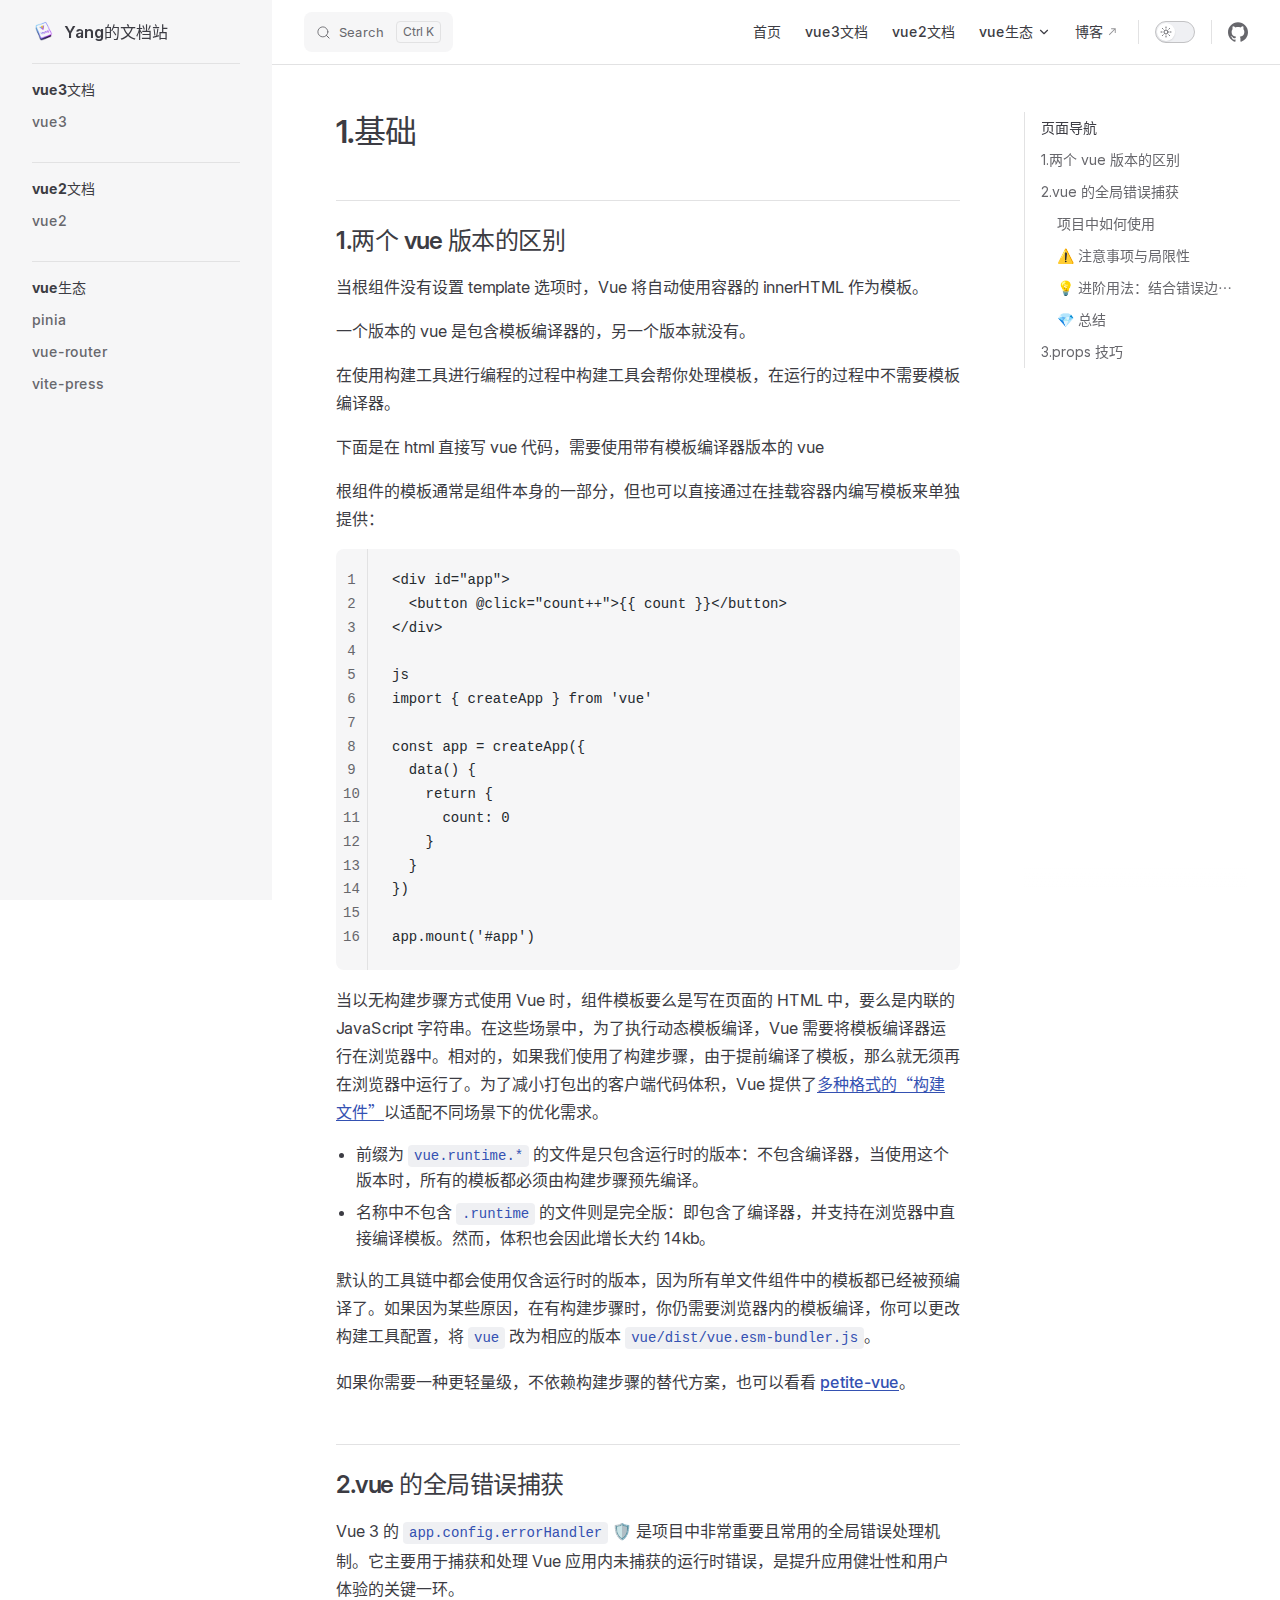
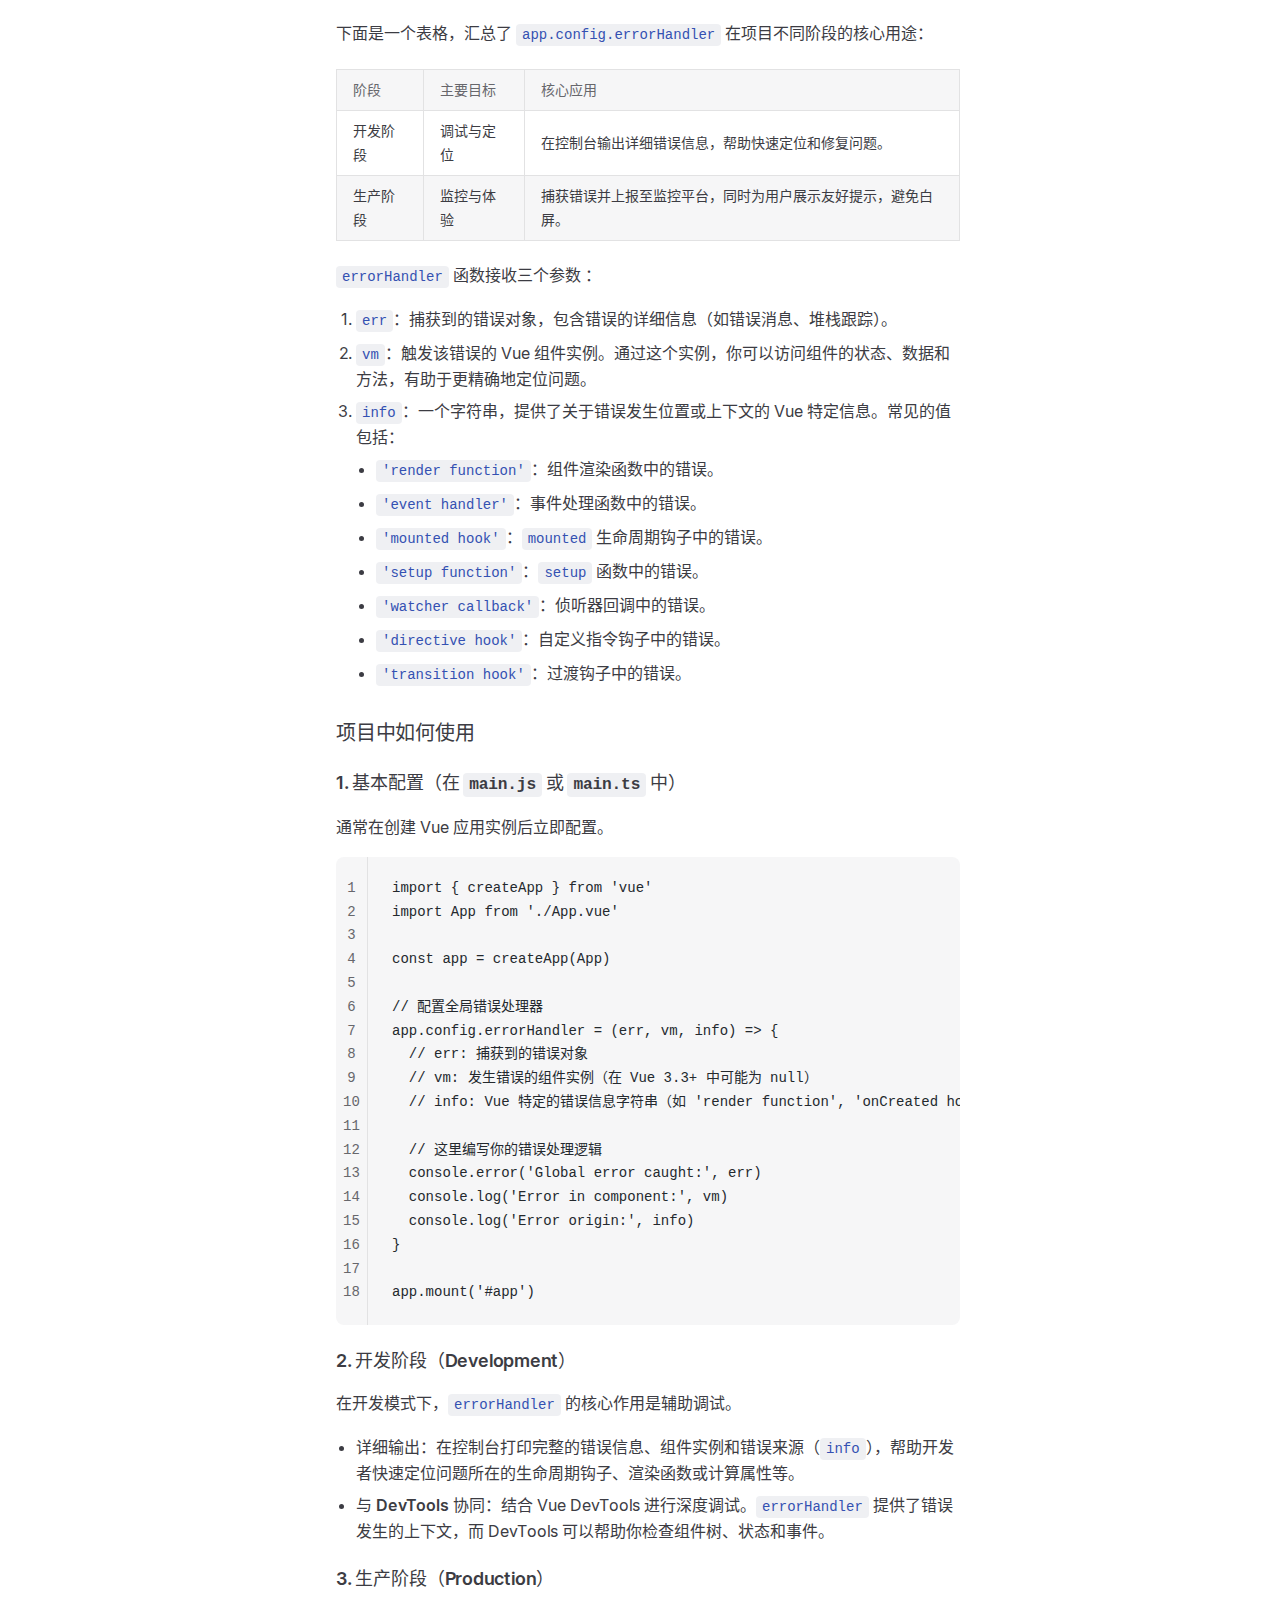
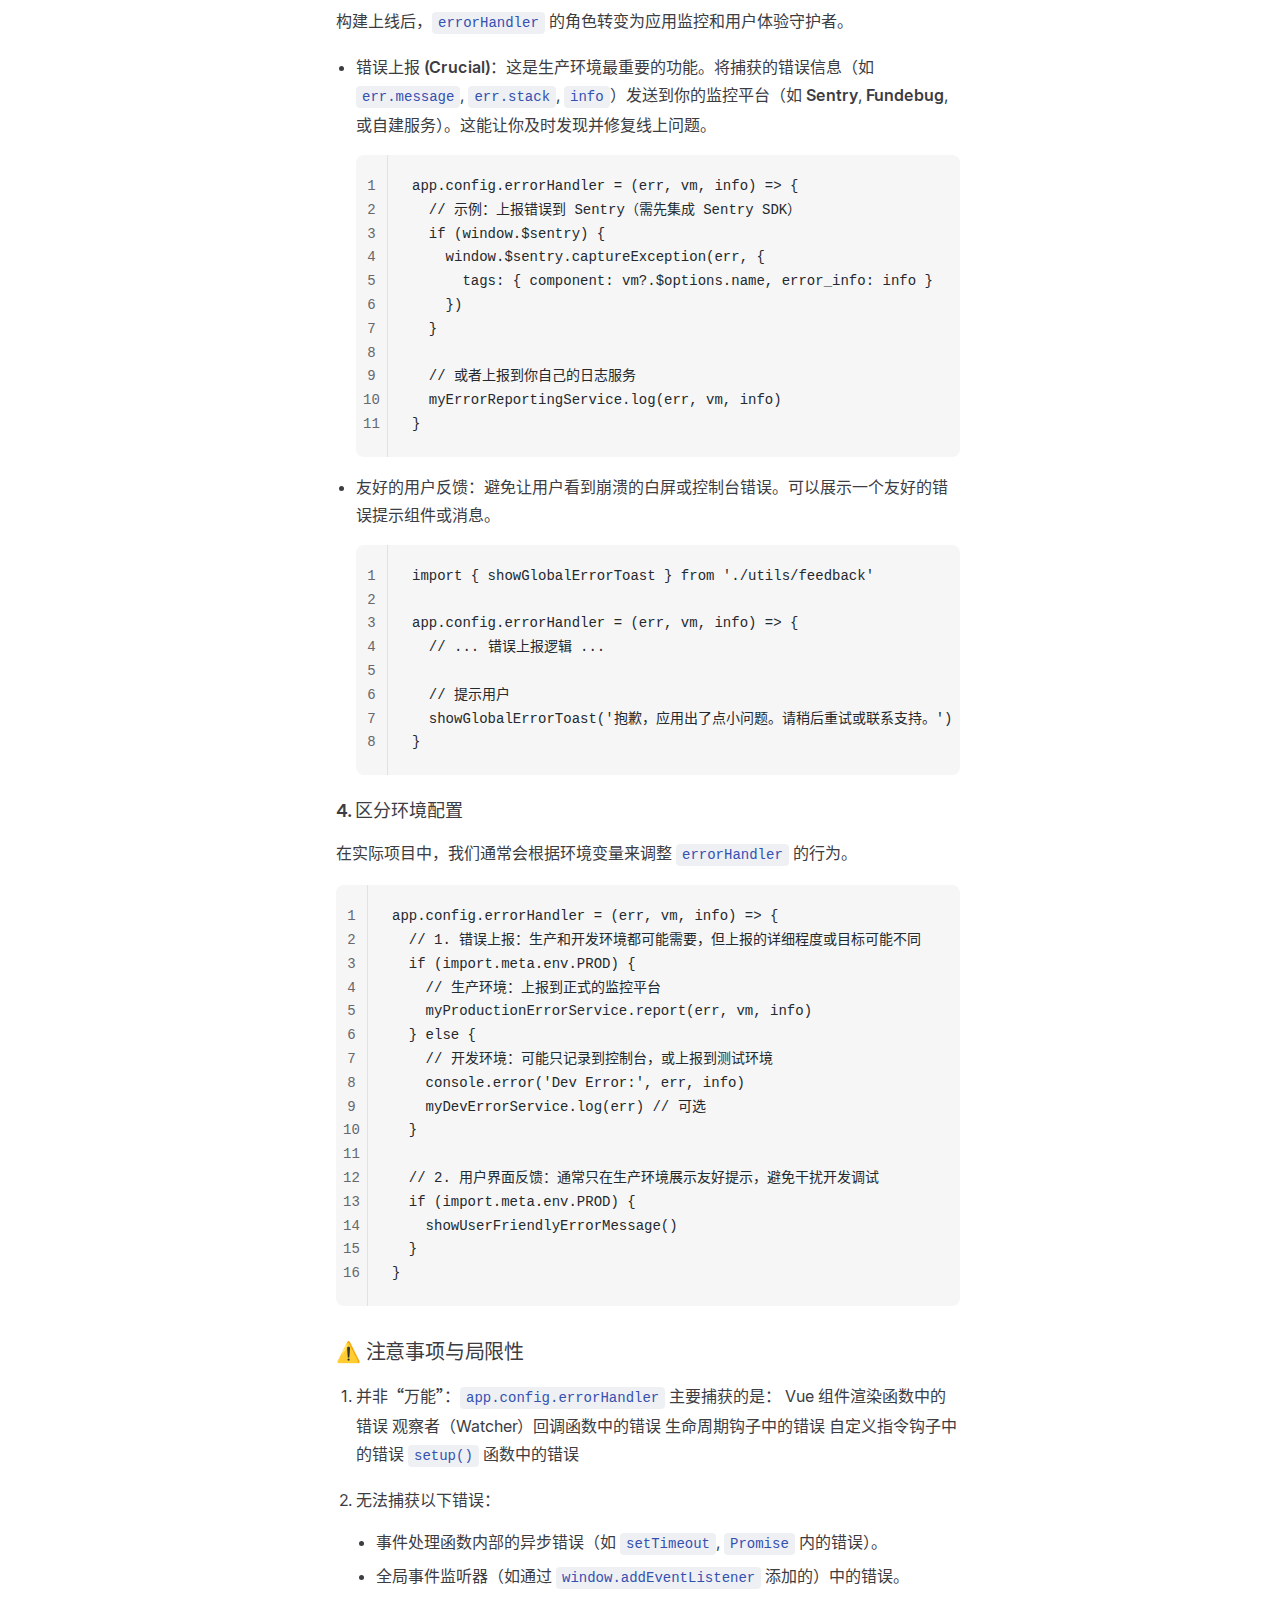
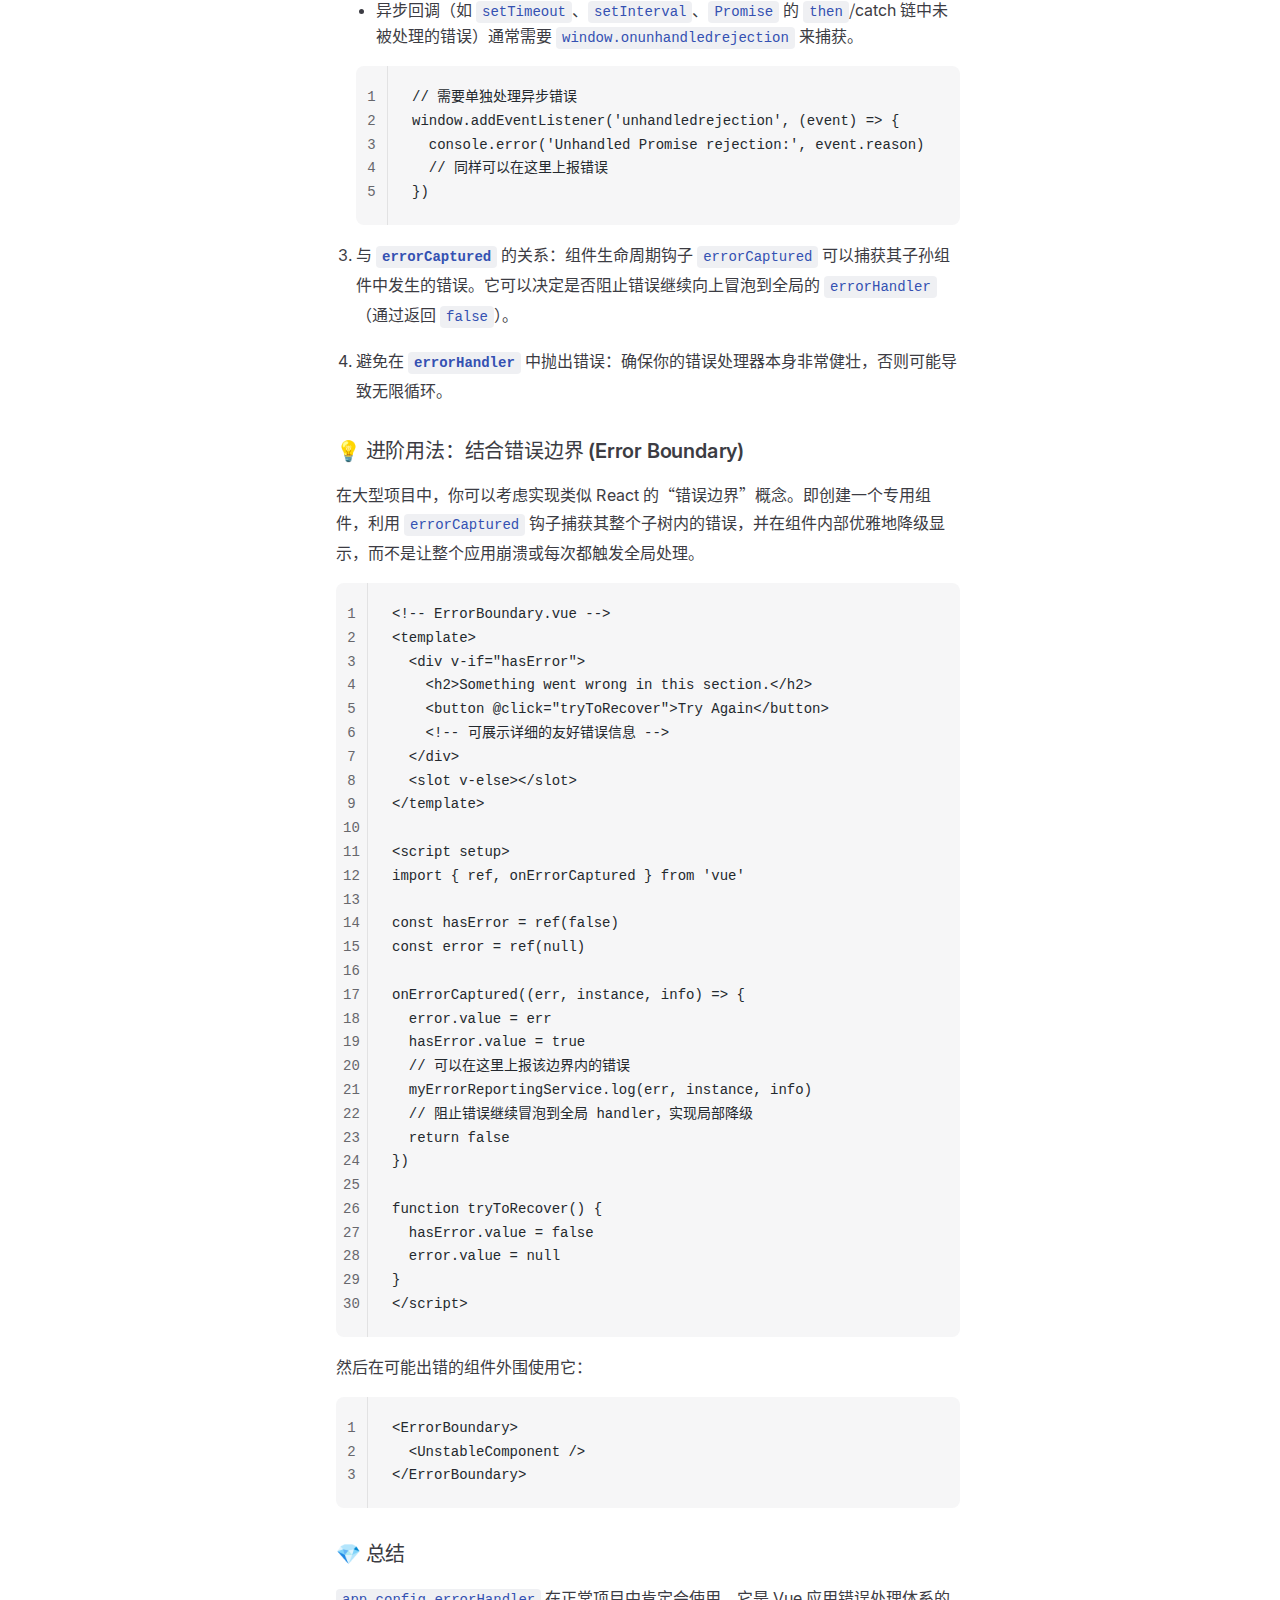
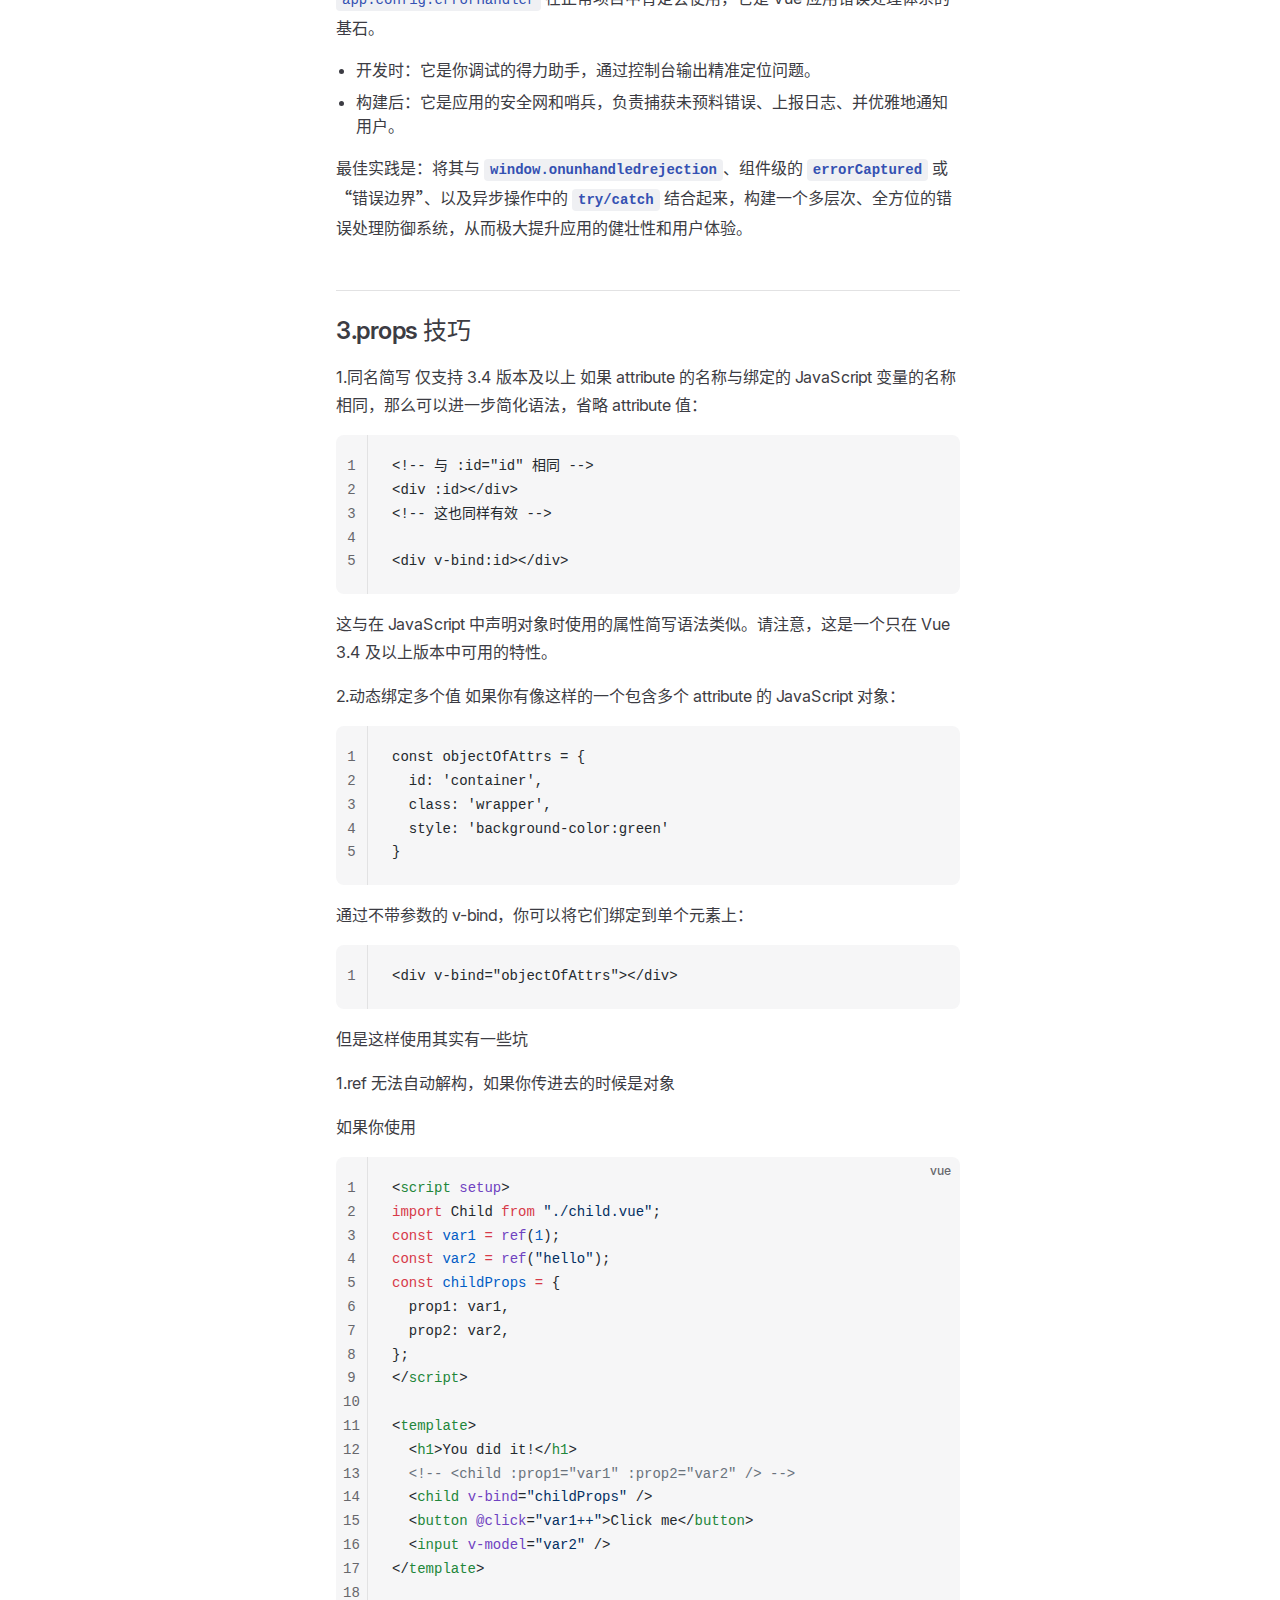
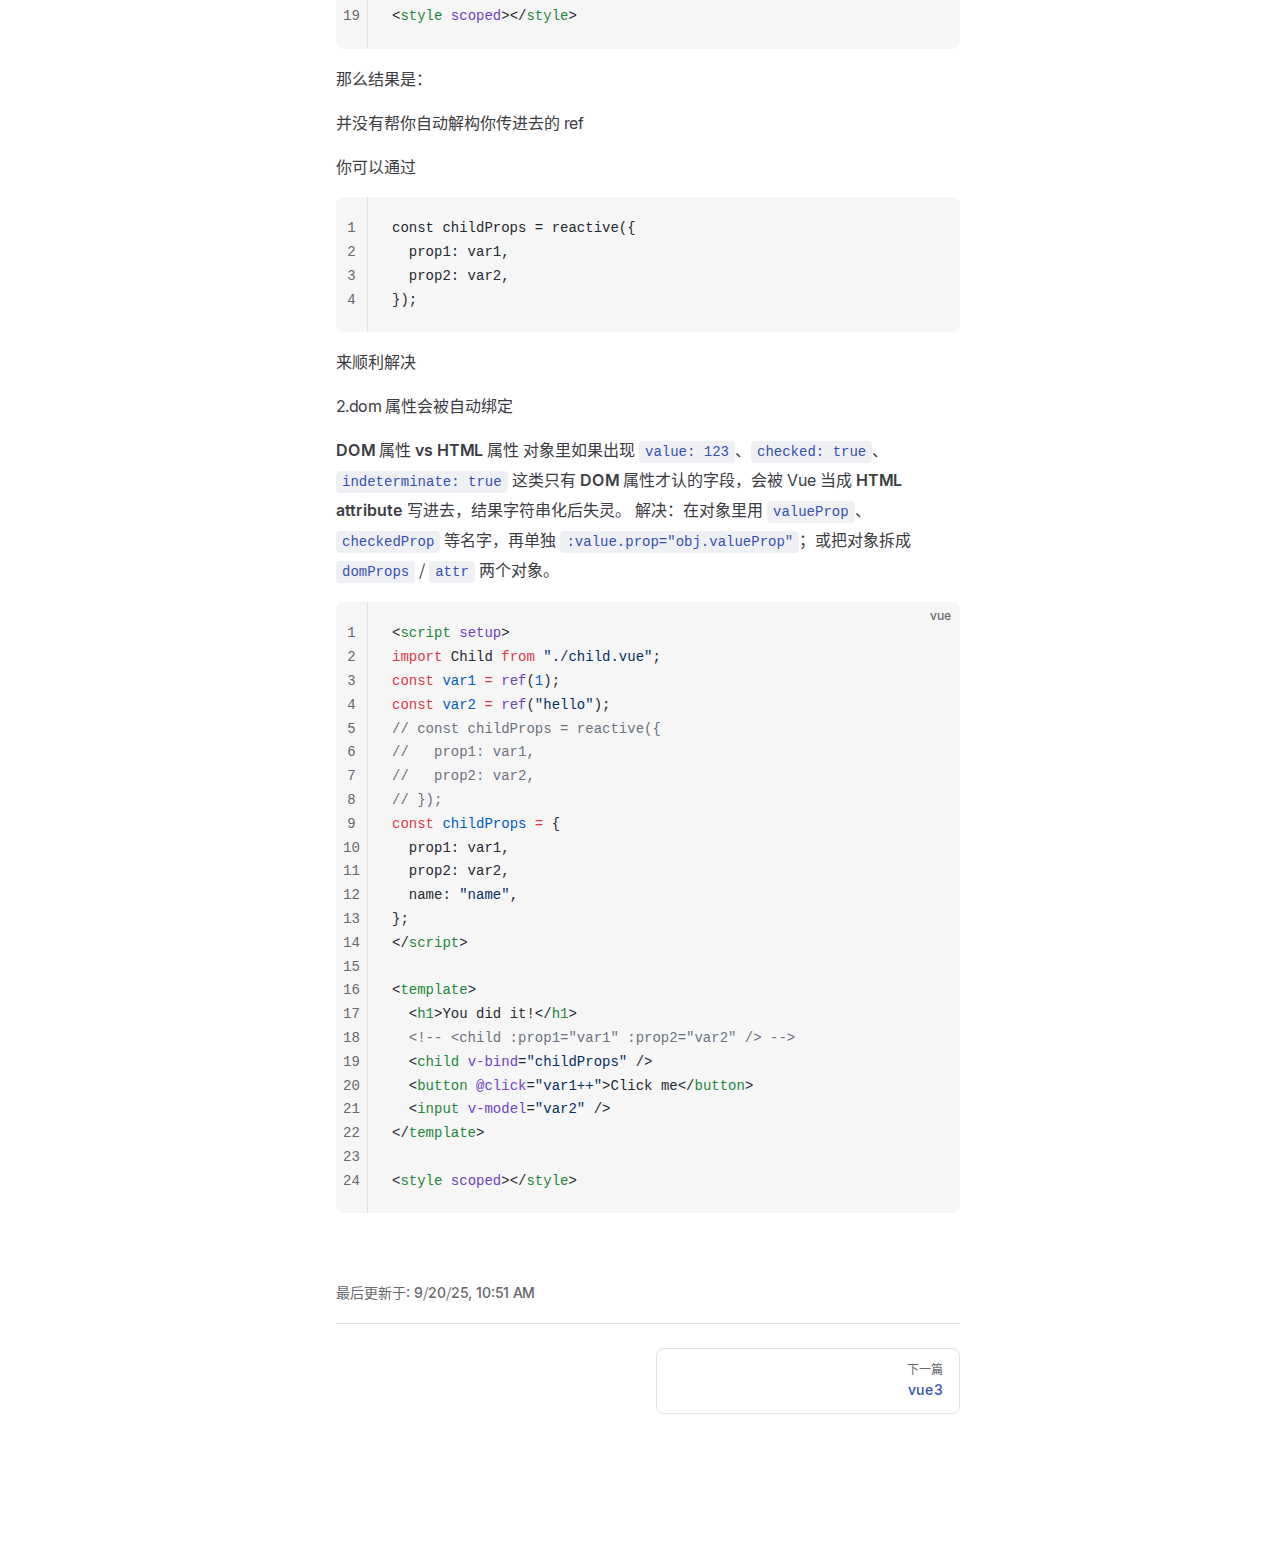
<file: vue3/index.html>
<!DOCTYPE html>
<html lang="zh-CN" dir="ltr">
  <head>
    <meta charset="utf-8">
    <meta name="viewport" content="width=device-width,initial-scale=1">
    <title>1.基础 | Yang的文档站</title>
    <meta name="description" content="一个记录我学习前端的文档站，系统梳理前端核心概念、API用法及实现原理，方便查阅和复习">
    <meta name="generator" content="VitePress v2.0.0-alpha.12">
    <link rel="preload stylesheet" href="/assets/style.4S0CK3xx.css" as="style">
    <link rel="preload stylesheet" href="/vp-icons.css" as="style">
    
    <script type="module" src="/assets/app.BZa2uqiO.js"></script>
    <link rel="preload" href="/assets/inter-roman-latin.Di8DUHzh.woff2" as="font" type="font/woff2" crossorigin="">
    <link rel="modulepreload" href="/assets/chunks/theme.hw8GdWso.js">
    <link rel="modulepreload" href="/assets/chunks/framework.DeYX_sqr.js">
    <link rel="modulepreload" href="/assets/vue3_index.md.B0ZZ6erp.lean.js">
    <link rel="icon" type="image/png" href="/logo.png">
    <script id="check-dark-mode">(()=>{const e=localStorage.getItem("vitepress-theme-appearance")||"auto",a=window.matchMedia("(prefers-color-scheme: dark)").matches;(!e||e==="auto"?a:e==="dark")&&document.documentElement.classList.add("dark")})();</script>
    <script id="check-mac-os">document.documentElement.classList.toggle("mac",/Mac|iPhone|iPod|iPad/i.test(navigator.platform));</script>
  </head>
  <body>
    <div id="app"><div class="Layout" data-v-7929bbaf><!--[--><!--]--><!--[--><span tabindex="-1" data-v-14444a4e></span><a href="#VPContent" class="VPSkipLink visually-hidden" data-v-14444a4e>跳转到内容</a><!--]--><!----><header class="VPNav" data-v-7929bbaf data-v-e52c61a4><div class="VPNavBar" data-v-e52c61a4 data-v-98c1242d><div class="wrapper" data-v-98c1242d><div class="container" data-v-98c1242d><div class="title" data-v-98c1242d><div class="VPNavBarTitle has-sidebar" data-v-98c1242d data-v-289dab7b><a class="title" href="/" data-v-289dab7b><!--[--><!--]--><!--[--><img class="VPImage logo" src="/logo.png" alt data-v-01dca3e4><!--]--><span data-v-289dab7b>Yang的文档站</span><!--[--><!--]--></a></div></div><div class="content" data-v-98c1242d><div class="content-body" data-v-98c1242d><!--[--><!--]--><div class="VPNavBarSearch search" data-v-98c1242d><!--[--><!----><div id="local-search"><button type="button" aria-label="Search" aria-keyshortcuts="/ control+k meta+k" class="DocSearch DocSearch-Button"><span class="DocSearch-Button-Container"><span class="vpi-search DocSearch-Search-Icon"></span><span class="DocSearch-Button-Placeholder">Search</span></span><span class="DocSearch-Button-Keys"><kbd class="DocSearch-Button-Key"></kbd><kbd class="DocSearch-Button-Key"></kbd></span></button></div><!--]--></div><nav aria-labelledby="main-nav-aria-label" class="VPNavBarMenu menu" data-v-98c1242d data-v-79366821><span id="main-nav-aria-label" class="visually-hidden" data-v-79366821> Main Navigation </span><!--[--><!--[--><a class="VPLink link VPNavBarMenuLink" href="/" tabindex="0" data-v-79366821 data-v-1b334db1><!--[--><span data-v-1b334db1>首页</span><!--]--></a><!--]--><!--[--><a class="VPLink link VPNavBarMenuLink" href="/vue3" tabindex="0" data-v-79366821 data-v-1b334db1><!--[--><span data-v-1b334db1>vue3文档</span><!--]--></a><!--]--><!--[--><a class="VPLink link VPNavBarMenuLink" href="/vue2" tabindex="0" data-v-79366821 data-v-1b334db1><!--[--><span data-v-1b334db1>vue2文档</span><!--]--></a><!--]--><!--[--><div class="VPFlyout VPNavBarMenuGroup" data-v-79366821 data-v-9329f18a><button type="button" class="button" aria-haspopup="true" aria-expanded="false" data-v-9329f18a><span class="text" data-v-9329f18a><!----><span data-v-9329f18a>vue生态</span><span class="vpi-chevron-down text-icon" data-v-9329f18a></span></span></button><div class="menu" data-v-9329f18a><div class="VPMenu" data-v-9329f18a data-v-def05692><div class="items" data-v-def05692><!--[--><!--[--><div class="VPMenuLink" data-v-def05692 data-v-aeddad10><a class="VPLink link" href="/vue-ecology/pinia" data-v-aeddad10><!--[--><span data-v-aeddad10>pinia</span><!--]--></a></div><!--]--><!--[--><div class="VPMenuLink" data-v-def05692 data-v-aeddad10><a class="VPLink link" href="/vue-ecology/vue-router" data-v-aeddad10><!--[--><span data-v-aeddad10>vue-router</span><!--]--></a></div><!--]--><!--[--><div class="VPMenuLink" data-v-def05692 data-v-aeddad10><a class="VPLink link" href="/vue-ecology/vite-press" data-v-aeddad10><!--[--><span data-v-aeddad10>vite-press</span><!--]--></a></div><!--]--><!--]--></div><!--[--><!--]--></div></div></div><!--]--><!--[--><a class="VPLink link vp-external-link-icon VPNavBarMenuLink" href="http://yang0709.3vfree.club/" target="_blank" rel="noreferrer" tabindex="0" data-v-79366821 data-v-1b334db1><!--[--><span data-v-1b334db1>博客</span><!--]--></a><!--]--><!--]--></nav><!----><div class="VPNavBarAppearance appearance" data-v-98c1242d data-v-201d9d14><button class="VPSwitch VPSwitchAppearance" type="button" role="switch" title aria-checked="false" data-v-201d9d14 data-v-7795f0c0 data-v-ae387c4d><span class="check" data-v-ae387c4d><span class="icon" data-v-ae387c4d><!--[--><span class="vpi-sun sun" data-v-7795f0c0></span><span class="vpi-moon moon" data-v-7795f0c0></span><!--]--></span></span></button></div><div class="VPSocialLinks VPNavBarSocialLinks social-links" data-v-98c1242d data-v-6cfbfcf5 data-v-c0ec5c7a><!--[--><a class="VPSocialLink no-icon" href="https://github.com/yang040709" aria-label="github" target="_blank" rel="me noopener" data-v-c0ec5c7a data-v-5bcde878><span class="vpi-social-github"></span></a><!--]--></div><div class="VPFlyout VPNavBarExtra extra" data-v-98c1242d data-v-ef296e69 data-v-9329f18a><button type="button" class="button" aria-haspopup="true" aria-expanded="false" aria-label="extra navigation" data-v-9329f18a><span class="vpi-more-horizontal icon" data-v-9329f18a></span></button><div class="menu" data-v-9329f18a><div class="VPMenu" data-v-9329f18a data-v-def05692><!----><!--[--><!--[--><!----><div class="group" data-v-ef296e69><div class="item appearance" data-v-ef296e69><p class="label" data-v-ef296e69>主题</p><div class="appearance-action" data-v-ef296e69><button class="VPSwitch VPSwitchAppearance" type="button" role="switch" title aria-checked="false" data-v-ef296e69 data-v-7795f0c0 data-v-ae387c4d><span class="check" data-v-ae387c4d><span class="icon" data-v-ae387c4d><!--[--><span class="vpi-sun sun" data-v-7795f0c0></span><span class="vpi-moon moon" data-v-7795f0c0></span><!--]--></span></span></button></div></div></div><div class="group" data-v-ef296e69><div class="item social-links" data-v-ef296e69><div class="VPSocialLinks social-links-list" data-v-ef296e69 data-v-c0ec5c7a><!--[--><a class="VPSocialLink no-icon" href="https://github.com/yang040709" aria-label="github" target="_blank" rel="me noopener" data-v-c0ec5c7a data-v-5bcde878><span class="vpi-social-github"></span></a><!--]--></div></div></div><!--]--><!--]--></div></div></div><!--[--><!--]--><button type="button" class="VPNavBarHamburger hamburger" aria-label="mobile navigation" aria-expanded="false" aria-controls="VPNavScreen" data-v-98c1242d data-v-5809bec7><span class="container" data-v-5809bec7><span class="top" data-v-5809bec7></span><span class="middle" data-v-5809bec7></span><span class="bottom" data-v-5809bec7></span></span></button></div></div></div></div><div class="divider" data-v-98c1242d><div class="divider-line" data-v-98c1242d></div></div></div><!----></header><div class="VPLocalNav has-sidebar empty" data-v-7929bbaf data-v-bea4d169><div class="container" data-v-bea4d169><button class="menu" aria-expanded="false" aria-controls="VPSidebarNav" data-v-bea4d169><span class="vpi-align-left menu-icon" data-v-bea4d169></span><span class="menu-text" data-v-bea4d169>菜单</span></button><div class="VPLocalNavOutlineDropdown" style="--vp-vh:0px;" data-v-bea4d169 data-v-3593b7b5><button data-v-3593b7b5>回到顶部</button><!----></div></div></div><aside class="VPSidebar" data-v-7929bbaf data-v-af851ba3><div class="curtain" data-v-af851ba3></div><nav class="nav" id="VPSidebarNav" aria-labelledby="sidebar-aria-label" tabindex="-1" data-v-af851ba3><span class="visually-hidden" id="sidebar-aria-label" data-v-af851ba3> Sidebar Navigation </span><!--[--><!--]--><!--[--><div class="no-transition group" data-v-ff49c4d4><section class="VPSidebarItem level-0" data-v-ff49c4d4 data-v-582d019e><div class="item" role="button" tabindex="0" data-v-582d019e><div class="indicator" data-v-582d019e></div><h2 class="text" data-v-582d019e>vue3文档</h2><!----></div><div class="items" data-v-582d019e><!--[--><div class="VPSidebarItem level-1 is-link" data-v-582d019e data-v-582d019e><div class="item" data-v-582d019e><div class="indicator" data-v-582d019e></div><a class="VPLink link link" href="/vue3" data-v-582d019e><!--[--><p class="text" data-v-582d019e>vue3</p><!--]--></a><!----></div><!----></div><!--]--></div></section></div><div class="no-transition group" data-v-ff49c4d4><section class="VPSidebarItem level-0" data-v-ff49c4d4 data-v-582d019e><div class="item" role="button" tabindex="0" data-v-582d019e><div class="indicator" data-v-582d019e></div><h2 class="text" data-v-582d019e>vue2文档</h2><!----></div><div class="items" data-v-582d019e><!--[--><div class="VPSidebarItem level-1 is-link" data-v-582d019e data-v-582d019e><div class="item" data-v-582d019e><div class="indicator" data-v-582d019e></div><a class="VPLink link link" href="/vue2" data-v-582d019e><!--[--><p class="text" data-v-582d019e>vue2</p><!--]--></a><!----></div><!----></div><!--]--></div></section></div><div class="no-transition group" data-v-ff49c4d4><section class="VPSidebarItem level-0" data-v-ff49c4d4 data-v-582d019e><div class="item" role="button" tabindex="0" data-v-582d019e><div class="indicator" data-v-582d019e></div><h2 class="text" data-v-582d019e>vue生态</h2><!----></div><div class="items" data-v-582d019e><!--[--><div class="VPSidebarItem level-1 is-link" data-v-582d019e data-v-582d019e><div class="item" data-v-582d019e><div class="indicator" data-v-582d019e></div><a class="VPLink link link" href="/vue-ecology/pinia" data-v-582d019e><!--[--><p class="text" data-v-582d019e>pinia</p><!--]--></a><!----></div><!----></div><div class="VPSidebarItem level-1 is-link" data-v-582d019e data-v-582d019e><div class="item" data-v-582d019e><div class="indicator" data-v-582d019e></div><a class="VPLink link link" href="/vue-ecology/vue-router" data-v-582d019e><!--[--><p class="text" data-v-582d019e>vue-router</p><!--]--></a><!----></div><!----></div><div class="VPSidebarItem level-1 is-link" data-v-582d019e data-v-582d019e><div class="item" data-v-582d019e><div class="indicator" data-v-582d019e></div><a class="VPLink link link" href="/vue-ecology/vite-press" data-v-582d019e><!--[--><p class="text" data-v-582d019e>vite-press</p><!--]--></a><!----></div><!----></div><!--]--></div></section></div><!--]--><!--[--><!--]--></nav></aside><div class="VPContent has-sidebar" id="VPContent" data-v-7929bbaf data-v-29ce1348><div class="VPDoc has-sidebar has-aside" data-v-29ce1348 data-v-2ad964af><!--[--><!--]--><div class="container" data-v-2ad964af><div class="aside" data-v-2ad964af><div class="aside-curtain" data-v-2ad964af></div><div class="aside-container" data-v-2ad964af><div class="aside-content" data-v-2ad964af><div class="VPDocAside" data-v-2ad964af data-v-545f961f><!--[--><!--]--><!--[--><!--]--><nav aria-labelledby="doc-outline-aria-label" class="VPDocAsideOutline" data-v-545f961f data-v-08426a21><div class="content" data-v-08426a21><div class="outline-marker" data-v-08426a21></div><div aria-level="2" class="outline-title" id="doc-outline-aria-label" role="heading" data-v-08426a21>页面导航</div><ul class="VPDocOutlineItem root" data-v-08426a21 data-v-0572cd89><!--[--><!--]--></ul></div></nav><!--[--><!--]--><div class="spacer" data-v-545f961f></div><!--[--><!--]--><!----><!--[--><!--]--><!--[--><!--]--></div></div></div></div><div class="content" data-v-2ad964af><div class="content-container" data-v-2ad964af><!--[--><!--]--><main class="main" data-v-2ad964af><div style="position:relative;" class="vp-doc _vue3_" data-v-2ad964af><div><h1 id="_1-基础" tabindex="-1">1.基础 <a class="header-anchor" href="#_1-基础" aria-label="Permalink to “1.基础”">​</a></h1><h2 id="_1-两个-vue-版本的区别" tabindex="-1">1.两个 vue 版本的区别 <a class="header-anchor" href="#_1-两个-vue-版本的区别" aria-label="Permalink to “1.两个 vue 版本的区别”">​</a></h2><p>当根组件没有设置 template 选项时，Vue 将自动使用容器的 innerHTML 作为模板。</p><p>一个版本的 vue 是包含模板编译器的，另一个版本就没有。</p><p>在使用构建工具进行编程的过程中构建工具会帮你处理模板，在运行的过程中不需要模板编译器。</p><p>下面是在 html 直接写 vue 代码，需要使用带有模板编译器版本的 vue</p><p>根组件的模板通常是组件本身的一部分，但也可以直接通过在挂载容器内编写模板来单独提供：</p><div class="language- line-numbers-mode"><button title="Copy Code" class="copy"></button><span class="lang"></span><pre class="shiki shiki-themes github-light github-dark" style="--shiki-light:#24292e;--shiki-dark:#e1e4e8;--shiki-light-bg:#fff;--shiki-dark-bg:#24292e;" tabindex="0" dir="ltr"><code><span class="line"><span>&lt;div id=&quot;app&quot;&gt;</span></span>
<span class="line"><span>  &lt;button @click=&quot;count++&quot;&gt;{{ count }}&lt;/button&gt;</span></span>
<span class="line"><span>&lt;/div&gt;</span></span>
<span class="line"><span></span></span>
<span class="line"><span>js</span></span>
<span class="line"><span>import { createApp } from &#39;vue&#39;</span></span>
<span class="line"><span></span></span>
<span class="line"><span>const app = createApp({</span></span>
<span class="line"><span>  data() {</span></span>
<span class="line"><span>    return {</span></span>
<span class="line"><span>      count: 0</span></span>
<span class="line"><span>    }</span></span>
<span class="line"><span>  }</span></span>
<span class="line"><span>})</span></span>
<span class="line"><span></span></span>
<span class="line"><span>app.mount(&#39;#app&#39;)</span></span></code></pre><div class="line-numbers-wrapper" aria-hidden="true"><span class="line-number">1</span><br><span class="line-number">2</span><br><span class="line-number">3</span><br><span class="line-number">4</span><br><span class="line-number">5</span><br><span class="line-number">6</span><br><span class="line-number">7</span><br><span class="line-number">8</span><br><span class="line-number">9</span><br><span class="line-number">10</span><br><span class="line-number">11</span><br><span class="line-number">12</span><br><span class="line-number">13</span><br><span class="line-number">14</span><br><span class="line-number">15</span><br><span class="line-number">16</span><br></div></div><p>当以无构建步骤方式使用 Vue 时，组件模板要么是写在页面的 HTML 中，要么是内联的 JavaScript 字符串。在这些场景中，为了执行动态模板编译，Vue 需要将模板编译器运行在浏览器中。相对的，如果我们使用了构建步骤，由于提前编译了模板，那么就无须再在浏览器中运行了。为了减小打包出的客户端代码体积，Vue 提供了<a href="https://unpkg.com/browse/vue@3/dist/" target="_blank" rel="noreferrer">多种格式的“构建文件”</a>以适配不同场景下的优化需求。</p><ul><li>前缀为 <code>vue.runtime.*</code> 的文件是<strong>只包含运行时的版本</strong>：不包含编译器，当使用这个版本时，所有的模板都必须由构建步骤预先编译。</li><li>名称中不包含 <code>.runtime</code> 的文件则是<strong>完全版</strong>：即包含了编译器，并支持在浏览器中直接编译模板。然而，体积也会因此增长大约 14kb。</li></ul><p>默认的工具链中都会使用仅含运行时的版本，因为所有单文件组件中的模板都已经被预编译了。如果因为某些原因，在有构建步骤时，你仍需要浏览器内的模板编译，你可以更改构建工具配置，将 <code>vue</code> 改为相应的版本 <code>vue/dist/vue.esm-bundler.js</code>。</p><p>如果你需要一种更轻量级，不依赖构建步骤的替代方案，也可以看看 <a href="https://github.com/vuejs/petite-vue" target="_blank" rel="noreferrer">petite-vue</a>。</p><h2 id="_2-vue-的全局错误捕获" tabindex="-1">2.vue 的全局错误捕获 <a class="header-anchor" href="#_2-vue-的全局错误捕获" aria-label="Permalink to “2.vue 的全局错误捕获”">​</a></h2><p>Vue 3 的 <code>app.config.errorHandler</code> 🛡️ 是项目中<strong>非常重要且常用</strong>的全局错误处理机制。它主要用于捕获和处理 Vue 应用内<strong>未捕获的运行时错误</strong>，是提升应用健壮性和用户体验的关键一环。</p><p>下面是一个表格，汇总了 <code>app.config.errorHandler</code> 在项目不同阶段的核心用途：</p><table tabindex="0"><thead><tr><th style="text-align:left;">阶段</th><th style="text-align:left;">主要目标</th><th style="text-align:left;">核心应用</th></tr></thead><tbody><tr><td style="text-align:left;"><strong>开发阶段</strong></td><td style="text-align:left;"><strong>调试与定位</strong></td><td style="text-align:left;">在控制台输出详细错误信息，帮助快速定位和修复问题。</td></tr><tr><td style="text-align:left;"><strong>生产阶段</strong></td><td style="text-align:left;"><strong>监控与体验</strong></td><td style="text-align:left;">捕获错误并上报至监控平台，同时为用户展示友好提示，避免白屏。</td></tr></tbody></table><p><code>errorHandler</code> 函数接收三个参数 ：</p><ol><li><code>err</code>：捕获到的错误对象，包含错误的详细信息（如错误消息、堆栈跟踪）。</li><li><code>vm</code>：触发该错误的 Vue 组件实例。通过这个实例，你可以访问组件的状态、数据和方法，有助于更精确地定位问题。</li><li><code>info</code>：一个字符串，提供了关于错误发生位置或上下文的 Vue 特定信息。常见的值包括： <ul><li><code>&#39;render function&#39;</code>：组件渲染函数中的错误。</li><li><code>&#39;event handler&#39;</code>：事件处理函数中的错误。</li><li><code>&#39;mounted hook&#39;</code>：<code>mounted</code> 生命周期钩子中的错误。</li><li><code>&#39;setup function&#39;</code>：<code>setup</code> 函数中的错误。</li><li><code>&#39;watcher callback&#39;</code>：侦听器回调中的错误。</li><li><code>&#39;directive hook&#39;</code>：自定义指令钩子中的错误。</li><li><code>&#39;transition hook&#39;</code>：过渡钩子中的错误。</li></ul></li></ol><h3 id="项目中如何使用" tabindex="-1">项目中如何使用 <a class="header-anchor" href="#项目中如何使用" aria-label="Permalink to “项目中如何使用”">​</a></h3><h4 id="_1-基本配置-在-main-js-或-main-ts-中" tabindex="-1">1. 基本配置（在 <code>main.js</code> 或 <code>main.ts</code> 中） <a class="header-anchor" href="#_1-基本配置-在-main-js-或-main-ts-中" aria-label="Permalink to “1. 基本配置（在 main.js 或 main.ts 中）”">​</a></h4><p>通常在创建 Vue 应用实例后立即配置。</p><div class="language- line-numbers-mode"><button title="Copy Code" class="copy"></button><span class="lang"></span><pre class="shiki shiki-themes github-light github-dark" style="--shiki-light:#24292e;--shiki-dark:#e1e4e8;--shiki-light-bg:#fff;--shiki-dark-bg:#24292e;" tabindex="0" dir="ltr"><code><span class="line"><span>import { createApp } from &#39;vue&#39;</span></span>
<span class="line"><span>import App from &#39;./App.vue&#39;</span></span>
<span class="line"><span></span></span>
<span class="line"><span>const app = createApp(App)</span></span>
<span class="line"><span></span></span>
<span class="line"><span>// 配置全局错误处理器</span></span>
<span class="line"><span>app.config.errorHandler = (err, vm, info) =&gt; {</span></span>
<span class="line"><span>  // err: 捕获到的错误对象</span></span>
<span class="line"><span>  // vm: 发生错误的组件实例（在 Vue 3.3+ 中可能为 null）</span></span>
<span class="line"><span>  // info: Vue 特定的错误信息字符串（如 &#39;render function&#39;, &#39;onCreated hook&#39;）</span></span>
<span class="line"><span></span></span>
<span class="line"><span>  // 这里编写你的错误处理逻辑</span></span>
<span class="line"><span>  console.error(&#39;Global error caught:&#39;, err)</span></span>
<span class="line"><span>  console.log(&#39;Error in component:&#39;, vm)</span></span>
<span class="line"><span>  console.log(&#39;Error origin:&#39;, info)</span></span>
<span class="line"><span>}</span></span>
<span class="line"><span></span></span>
<span class="line"><span>app.mount(&#39;#app&#39;)</span></span></code></pre><div class="line-numbers-wrapper" aria-hidden="true"><span class="line-number">1</span><br><span class="line-number">2</span><br><span class="line-number">3</span><br><span class="line-number">4</span><br><span class="line-number">5</span><br><span class="line-number">6</span><br><span class="line-number">7</span><br><span class="line-number">8</span><br><span class="line-number">9</span><br><span class="line-number">10</span><br><span class="line-number">11</span><br><span class="line-number">12</span><br><span class="line-number">13</span><br><span class="line-number">14</span><br><span class="line-number">15</span><br><span class="line-number">16</span><br><span class="line-number">17</span><br><span class="line-number">18</span><br></div></div><h4 id="_2-开发阶段-development" tabindex="-1">2. 开发阶段（Development） <a class="header-anchor" href="#_2-开发阶段-development" aria-label="Permalink to “2. 开发阶段（Development）”">​</a></h4><p>在开发模式下，<code>errorHandler</code> 的核心作用是<strong>辅助调试</strong>。</p><ul><li><strong>详细输出</strong>：在控制台打印完整的错误信息、组件实例和错误来源（<code>info</code>），帮助开发者快速定位问题所在的生命周期钩子、渲染函数或计算属性等。</li><li><strong>与 DevTools 协同</strong>：结合 Vue DevTools 进行深度调试。<code>errorHandler</code> 提供了错误发生的上下文，而 DevTools 可以帮助你检查组件树、状态和事件。</li></ul><h4 id="_3-生产阶段-production" tabindex="-1">3. 生产阶段（Production） <a class="header-anchor" href="#_3-生产阶段-production" aria-label="Permalink to “3. 生产阶段（Production）”">​</a></h4><p>构建上线后，<code>errorHandler</code> 的角色转变为<strong>应用监控和用户体验守护者</strong>。</p><ul><li><p><strong>错误上报 (Crucial)</strong>：这是生产环境最重要的功能。将捕获的错误信息（如 <code>err.message</code>, <code>err.stack</code>, <code>info</code>）发送到你的监控平台（如 <strong>Sentry</strong>, <strong>Fundebug</strong>, 或自建服务）。这能让你及时发现并修复线上问题。</p><div class="language- line-numbers-mode"><button title="Copy Code" class="copy"></button><span class="lang"></span><pre class="shiki shiki-themes github-light github-dark" style="--shiki-light:#24292e;--shiki-dark:#e1e4e8;--shiki-light-bg:#fff;--shiki-dark-bg:#24292e;" tabindex="0" dir="ltr"><code><span class="line"><span>app.config.errorHandler = (err, vm, info) =&gt; {</span></span>
<span class="line"><span>  // 示例：上报错误到 Sentry（需先集成 Sentry SDK）</span></span>
<span class="line"><span>  if (window.$sentry) {</span></span>
<span class="line"><span>    window.$sentry.captureException(err, {</span></span>
<span class="line"><span>      tags: { component: vm?.$options.name, error_info: info }</span></span>
<span class="line"><span>    })</span></span>
<span class="line"><span>  }</span></span>
<span class="line"><span></span></span>
<span class="line"><span>  // 或者上报到你自己的日志服务</span></span>
<span class="line"><span>  myErrorReportingService.log(err, vm, info)</span></span>
<span class="line"><span>}</span></span></code></pre><div class="line-numbers-wrapper" aria-hidden="true"><span class="line-number">1</span><br><span class="line-number">2</span><br><span class="line-number">3</span><br><span class="line-number">4</span><br><span class="line-number">5</span><br><span class="line-number">6</span><br><span class="line-number">7</span><br><span class="line-number">8</span><br><span class="line-number">9</span><br><span class="line-number">10</span><br><span class="line-number">11</span><br></div></div></li><li><p><strong>友好的用户反馈</strong>：避免让用户看到崩溃的白屏或控制台错误。可以展示一个友好的错误提示组件或消息。</p><div class="language- line-numbers-mode"><button title="Copy Code" class="copy"></button><span class="lang"></span><pre class="shiki shiki-themes github-light github-dark" style="--shiki-light:#24292e;--shiki-dark:#e1e4e8;--shiki-light-bg:#fff;--shiki-dark-bg:#24292e;" tabindex="0" dir="ltr"><code><span class="line"><span>import { showGlobalErrorToast } from &#39;./utils/feedback&#39;</span></span>
<span class="line"><span></span></span>
<span class="line"><span>app.config.errorHandler = (err, vm, info) =&gt; {</span></span>
<span class="line"><span>  // ... 错误上报逻辑 ...</span></span>
<span class="line"><span></span></span>
<span class="line"><span>  // 提示用户</span></span>
<span class="line"><span>  showGlobalErrorToast(&#39;抱歉，应用出了点小问题。请稍后重试或联系支持。&#39;)</span></span>
<span class="line"><span>}</span></span></code></pre><div class="line-numbers-wrapper" aria-hidden="true"><span class="line-number">1</span><br><span class="line-number">2</span><br><span class="line-number">3</span><br><span class="line-number">4</span><br><span class="line-number">5</span><br><span class="line-number">6</span><br><span class="line-number">7</span><br><span class="line-number">8</span><br></div></div></li></ul><h4 id="_4-区分环境配置" tabindex="-1">4. 区分环境配置 <a class="header-anchor" href="#_4-区分环境配置" aria-label="Permalink to “4. 区分环境配置”">​</a></h4><p>在实际项目中，我们通常会根据环境变量来调整 <code>errorHandler</code> 的行为。</p><div class="language- line-numbers-mode"><button title="Copy Code" class="copy"></button><span class="lang"></span><pre class="shiki shiki-themes github-light github-dark" style="--shiki-light:#24292e;--shiki-dark:#e1e4e8;--shiki-light-bg:#fff;--shiki-dark-bg:#24292e;" tabindex="0" dir="ltr"><code><span class="line"><span>app.config.errorHandler = (err, vm, info) =&gt; {</span></span>
<span class="line"><span>  // 1. 错误上报：生产和开发环境都可能需要，但上报的详细程度或目标可能不同</span></span>
<span class="line"><span>  if (import.meta.env.PROD) {</span></span>
<span class="line"><span>    // 生产环境：上报到正式的监控平台</span></span>
<span class="line"><span>    myProductionErrorService.report(err, vm, info)</span></span>
<span class="line"><span>  } else {</span></span>
<span class="line"><span>    // 开发环境：可能只记录到控制台，或上报到测试环境</span></span>
<span class="line"><span>    console.error(&#39;Dev Error:&#39;, err, info)</span></span>
<span class="line"><span>    myDevErrorService.log(err) // 可选</span></span>
<span class="line"><span>  }</span></span>
<span class="line"><span></span></span>
<span class="line"><span>  // 2. 用户界面反馈：通常只在生产环境展示友好提示，避免干扰开发调试</span></span>
<span class="line"><span>  if (import.meta.env.PROD) {</span></span>
<span class="line"><span>    showUserFriendlyErrorMessage()</span></span>
<span class="line"><span>  }</span></span>
<span class="line"><span>}</span></span></code></pre><div class="line-numbers-wrapper" aria-hidden="true"><span class="line-number">1</span><br><span class="line-number">2</span><br><span class="line-number">3</span><br><span class="line-number">4</span><br><span class="line-number">5</span><br><span class="line-number">6</span><br><span class="line-number">7</span><br><span class="line-number">8</span><br><span class="line-number">9</span><br><span class="line-number">10</span><br><span class="line-number">11</span><br><span class="line-number">12</span><br><span class="line-number">13</span><br><span class="line-number">14</span><br><span class="line-number">15</span><br><span class="line-number">16</span><br></div></div><h3 id="⚠️-注意事项与局限性" tabindex="-1">⚠️ 注意事项与局限性 <a class="header-anchor" href="#⚠️-注意事项与局限性" aria-label="Permalink to “⚠️ 注意事项与局限性”">​</a></h3><ol><li><p><strong>并非“万能”</strong>：<code>app.config.errorHandler</code> 主要捕获的是： Vue 组件渲染函数中的错误 观察者（Watcher）回调函数中的错误 生命周期钩子中的错误 自定义指令钩子中的错误 <code>setup()</code> 函数中的错误</p></li><li><p><strong>无法捕获以下错误</strong>：</p><ul><li><strong>事件处理函数内部的异步错误</strong>（如 <code>setTimeout</code>, <code>Promise</code> 内的错误）。</li><li><strong>全局事件监听器</strong>（如通过 <code>window.addEventListener</code> 添加的）中的错误。</li><li><strong>异步回调</strong>（如 <code>setTimeout</code>、<code>setInterval</code>、<code>Promise</code> 的 <code>then</code>/catch 链中未被处理的错误）通常需要 <code>window.onunhandledrejection</code> 来捕获。</li></ul><div class="language- line-numbers-mode"><button title="Copy Code" class="copy"></button><span class="lang"></span><pre class="shiki shiki-themes github-light github-dark" style="--shiki-light:#24292e;--shiki-dark:#e1e4e8;--shiki-light-bg:#fff;--shiki-dark-bg:#24292e;" tabindex="0" dir="ltr"><code><span class="line"><span>// 需要单独处理异步错误</span></span>
<span class="line"><span>window.addEventListener(&#39;unhandledrejection&#39;, (event) =&gt; {</span></span>
<span class="line"><span>  console.error(&#39;Unhandled Promise rejection:&#39;, event.reason)</span></span>
<span class="line"><span>  // 同样可以在这里上报错误</span></span>
<span class="line"><span>})</span></span></code></pre><div class="line-numbers-wrapper" aria-hidden="true"><span class="line-number">1</span><br><span class="line-number">2</span><br><span class="line-number">3</span><br><span class="line-number">4</span><br><span class="line-number">5</span><br></div></div></li><li><p><strong>与 <code>errorCaptured</code> 的关系</strong>：组件生命周期钩子 <code>errorCaptured</code> 可以捕获其子孙组件中发生的错误。它可以决定是否阻止错误继续向上冒泡到全局的 <code>errorHandler</code>（通过返回 <code>false</code>）。</p></li><li><p><strong>避免在 <code>errorHandler</code> 中抛出错误</strong>：确保你的错误处理器本身非常健壮，否则可能导致无限循环。</p></li></ol><h3 id="💡-进阶用法-结合错误边界-error-boundary" tabindex="-1">💡 进阶用法：结合错误边界 (Error Boundary) <a class="header-anchor" href="#💡-进阶用法-结合错误边界-error-boundary" aria-label="Permalink to “💡 进阶用法：结合错误边界 (Error Boundary)”">​</a></h3><p>在大型项目中，你可以考虑实现类似 React 的“错误边界”概念。即创建一个专用组件，利用 <code>errorCaptured</code> 钩子捕获其整个子树内的错误，并在组件内部优雅地降级显示，而不是让整个应用崩溃或每次都触发全局处理。</p><div class="language- line-numbers-mode"><button title="Copy Code" class="copy"></button><span class="lang"></span><pre class="shiki shiki-themes github-light github-dark" style="--shiki-light:#24292e;--shiki-dark:#e1e4e8;--shiki-light-bg:#fff;--shiki-dark-bg:#24292e;" tabindex="0" dir="ltr"><code><span class="line"><span>&lt;!-- ErrorBoundary.vue --&gt;</span></span>
<span class="line"><span>&lt;template&gt;</span></span>
<span class="line"><span>  &lt;div v-if=&quot;hasError&quot;&gt;</span></span>
<span class="line"><span>    &lt;h2&gt;Something went wrong in this section.&lt;/h2&gt;</span></span>
<span class="line"><span>    &lt;button @click=&quot;tryToRecover&quot;&gt;Try Again&lt;/button&gt;</span></span>
<span class="line"><span>    &lt;!-- 可展示详细的友好错误信息 --&gt;</span></span>
<span class="line"><span>  &lt;/div&gt;</span></span>
<span class="line"><span>  &lt;slot v-else&gt;&lt;/slot&gt;</span></span>
<span class="line"><span>&lt;/template&gt;</span></span>
<span class="line"><span></span></span>
<span class="line"><span>&lt;script setup&gt;</span></span>
<span class="line"><span>import { ref, onErrorCaptured } from &#39;vue&#39;</span></span>
<span class="line"><span></span></span>
<span class="line"><span>const hasError = ref(false)</span></span>
<span class="line"><span>const error = ref(null)</span></span>
<span class="line"><span></span></span>
<span class="line"><span>onErrorCaptured((err, instance, info) =&gt; {</span></span>
<span class="line"><span>  error.value = err</span></span>
<span class="line"><span>  hasError.value = true</span></span>
<span class="line"><span>  // 可以在这里上报该边界内的错误</span></span>
<span class="line"><span>  myErrorReportingService.log(err, instance, info)</span></span>
<span class="line"><span>  // 阻止错误继续冒泡到全局 handler，实现局部降级</span></span>
<span class="line"><span>  return false</span></span>
<span class="line"><span>})</span></span>
<span class="line"><span></span></span>
<span class="line"><span>function tryToRecover() {</span></span>
<span class="line"><span>  hasError.value = false</span></span>
<span class="line"><span>  error.value = null</span></span>
<span class="line"><span>}</span></span>
<span class="line"><span>&lt;/script&gt;</span></span></code></pre><div class="line-numbers-wrapper" aria-hidden="true"><span class="line-number">1</span><br><span class="line-number">2</span><br><span class="line-number">3</span><br><span class="line-number">4</span><br><span class="line-number">5</span><br><span class="line-number">6</span><br><span class="line-number">7</span><br><span class="line-number">8</span><br><span class="line-number">9</span><br><span class="line-number">10</span><br><span class="line-number">11</span><br><span class="line-number">12</span><br><span class="line-number">13</span><br><span class="line-number">14</span><br><span class="line-number">15</span><br><span class="line-number">16</span><br><span class="line-number">17</span><br><span class="line-number">18</span><br><span class="line-number">19</span><br><span class="line-number">20</span><br><span class="line-number">21</span><br><span class="line-number">22</span><br><span class="line-number">23</span><br><span class="line-number">24</span><br><span class="line-number">25</span><br><span class="line-number">26</span><br><span class="line-number">27</span><br><span class="line-number">28</span><br><span class="line-number">29</span><br><span class="line-number">30</span><br></div></div><p>然后在可能出错的组件外围使用它：</p><div class="language- line-numbers-mode"><button title="Copy Code" class="copy"></button><span class="lang"></span><pre class="shiki shiki-themes github-light github-dark" style="--shiki-light:#24292e;--shiki-dark:#e1e4e8;--shiki-light-bg:#fff;--shiki-dark-bg:#24292e;" tabindex="0" dir="ltr"><code><span class="line"><span>&lt;ErrorBoundary&gt;</span></span>
<span class="line"><span>  &lt;UnstableComponent /&gt;</span></span>
<span class="line"><span>&lt;/ErrorBoundary&gt;</span></span></code></pre><div class="line-numbers-wrapper" aria-hidden="true"><span class="line-number">1</span><br><span class="line-number">2</span><br><span class="line-number">3</span><br></div></div><h3 id="💎-总结" tabindex="-1">💎 总结 <a class="header-anchor" href="#💎-总结" aria-label="Permalink to “💎 总结”">​</a></h3><p><code>app.config.errorHandler</code> 在正常项目中<strong>肯定会使用</strong>，它是 Vue 应用错误处理体系的基石。</p><ul><li><strong>开发时</strong>：它是你<strong>调试的得力助手</strong>，通过控制台输出精准定位问题。</li><li><strong>构建后</strong>：它是应用的<strong>安全网和哨兵</strong>，负责捕获未预料错误、上报日志、并优雅地通知用户。</li></ul><p>最佳实践是：<strong>将其与 <code>window.onunhandledrejection</code>、组件级的 <code>errorCaptured</code> 或“错误边界”、以及异步操作中的 <code>try/catch</code> 结合起来</strong>，构建一个多层次、全方位的错误处理防御系统，从而极大提升应用的健壮性和用户体验。</p><h2 id="_3-props-技巧" tabindex="-1">3.props 技巧 <a class="header-anchor" href="#_3-props-技巧" aria-label="Permalink to “3.props 技巧”">​</a></h2><p>1.同名简写 仅支持 3.4 版本及以上 如果 attribute 的名称与绑定的 JavaScript 变量的名称相同，那么可以进一步简化语法，省略 attribute 值：</p><div class="language- line-numbers-mode"><button title="Copy Code" class="copy"></button><span class="lang"></span><pre class="shiki shiki-themes github-light github-dark" style="--shiki-light:#24292e;--shiki-dark:#e1e4e8;--shiki-light-bg:#fff;--shiki-dark-bg:#24292e;" tabindex="0" dir="ltr"><code><span class="line"><span>&lt;!-- 与 :id=&quot;id&quot; 相同 --&gt;</span></span>
<span class="line"><span>&lt;div :id&gt;&lt;/div&gt;</span></span>
<span class="line"><span>&lt;!-- 这也同样有效 --&gt;</span></span>
<span class="line"><span></span></span>
<span class="line"><span>&lt;div v-bind:id&gt;&lt;/div&gt;</span></span></code></pre><div class="line-numbers-wrapper" aria-hidden="true"><span class="line-number">1</span><br><span class="line-number">2</span><br><span class="line-number">3</span><br><span class="line-number">4</span><br><span class="line-number">5</span><br></div></div><p>这与在 JavaScript 中声明对象时使用的属性简写语法类似。请注意，这是一个只在 Vue 3.4 及以上版本中可用的特性。</p><p>2.动态绑定多个值 如果你有像这样的一个包含多个 attribute 的 JavaScript 对象：</p><div class="language- line-numbers-mode"><button title="Copy Code" class="copy"></button><span class="lang"></span><pre class="shiki shiki-themes github-light github-dark" style="--shiki-light:#24292e;--shiki-dark:#e1e4e8;--shiki-light-bg:#fff;--shiki-dark-bg:#24292e;" tabindex="0" dir="ltr"><code><span class="line"><span>const objectOfAttrs = {</span></span>
<span class="line"><span>  id: &#39;container&#39;,</span></span>
<span class="line"><span>  class: &#39;wrapper&#39;,</span></span>
<span class="line"><span>  style: &#39;background-color:green&#39;</span></span>
<span class="line"><span>}</span></span></code></pre><div class="line-numbers-wrapper" aria-hidden="true"><span class="line-number">1</span><br><span class="line-number">2</span><br><span class="line-number">3</span><br><span class="line-number">4</span><br><span class="line-number">5</span><br></div></div><p>通过不带参数的 v-bind，你可以将它们绑定到单个元素上：</p><div class="language- line-numbers-mode"><button title="Copy Code" class="copy"></button><span class="lang"></span><pre class="shiki shiki-themes github-light github-dark" style="--shiki-light:#24292e;--shiki-dark:#e1e4e8;--shiki-light-bg:#fff;--shiki-dark-bg:#24292e;" tabindex="0" dir="ltr"><code><span class="line"><span>&lt;div v-bind=&quot;objectOfAttrs&quot;&gt;&lt;/div&gt;</span></span></code></pre><div class="line-numbers-wrapper" aria-hidden="true"><span class="line-number">1</span><br></div></div><p>但是这样使用其实有一些坑</p><p>1.ref 无法自动解构，如果你传进去的时候是对象</p><p>如果你使用</p><div class="language-vue line-numbers-mode"><button title="Copy Code" class="copy"></button><span class="lang">vue</span><pre class="shiki shiki-themes github-light github-dark" style="--shiki-light:#24292e;--shiki-dark:#e1e4e8;--shiki-light-bg:#fff;--shiki-dark-bg:#24292e;" tabindex="0" dir="ltr"><code><span class="line"><span style="--shiki-light:#24292E;--shiki-dark:#E1E4E8;">&lt;</span><span style="--shiki-light:#22863A;--shiki-dark:#85E89D;">script</span><span style="--shiki-light:#6F42C1;--shiki-dark:#B392F0;"> setup</span><span style="--shiki-light:#24292E;--shiki-dark:#E1E4E8;">&gt;</span></span>
<span class="line"><span style="--shiki-light:#D73A49;--shiki-dark:#F97583;">import</span><span style="--shiki-light:#24292E;--shiki-dark:#E1E4E8;"> Child </span><span style="--shiki-light:#D73A49;--shiki-dark:#F97583;">from</span><span style="--shiki-light:#032F62;--shiki-dark:#9ECBFF;"> &quot;./child.vue&quot;</span><span style="--shiki-light:#24292E;--shiki-dark:#E1E4E8;">;</span></span>
<span class="line"><span style="--shiki-light:#D73A49;--shiki-dark:#F97583;">const</span><span style="--shiki-light:#005CC5;--shiki-dark:#79B8FF;"> var1</span><span style="--shiki-light:#D73A49;--shiki-dark:#F97583;"> =</span><span style="--shiki-light:#6F42C1;--shiki-dark:#B392F0;"> ref</span><span style="--shiki-light:#24292E;--shiki-dark:#E1E4E8;">(</span><span style="--shiki-light:#005CC5;--shiki-dark:#79B8FF;">1</span><span style="--shiki-light:#24292E;--shiki-dark:#E1E4E8;">);</span></span>
<span class="line"><span style="--shiki-light:#D73A49;--shiki-dark:#F97583;">const</span><span style="--shiki-light:#005CC5;--shiki-dark:#79B8FF;"> var2</span><span style="--shiki-light:#D73A49;--shiki-dark:#F97583;"> =</span><span style="--shiki-light:#6F42C1;--shiki-dark:#B392F0;"> ref</span><span style="--shiki-light:#24292E;--shiki-dark:#E1E4E8;">(</span><span style="--shiki-light:#032F62;--shiki-dark:#9ECBFF;">&quot;hello&quot;</span><span style="--shiki-light:#24292E;--shiki-dark:#E1E4E8;">);</span></span>
<span class="line"><span style="--shiki-light:#D73A49;--shiki-dark:#F97583;">const</span><span style="--shiki-light:#005CC5;--shiki-dark:#79B8FF;"> childProps</span><span style="--shiki-light:#D73A49;--shiki-dark:#F97583;"> =</span><span style="--shiki-light:#24292E;--shiki-dark:#E1E4E8;"> {</span></span>
<span class="line"><span style="--shiki-light:#24292E;--shiki-dark:#E1E4E8;">  prop1: var1,</span></span>
<span class="line"><span style="--shiki-light:#24292E;--shiki-dark:#E1E4E8;">  prop2: var2,</span></span>
<span class="line"><span style="--shiki-light:#24292E;--shiki-dark:#E1E4E8;">};</span></span>
<span class="line"><span style="--shiki-light:#24292E;--shiki-dark:#E1E4E8;">&lt;/</span><span style="--shiki-light:#22863A;--shiki-dark:#85E89D;">script</span><span style="--shiki-light:#24292E;--shiki-dark:#E1E4E8;">&gt;</span></span>
<span class="line"></span>
<span class="line"><span style="--shiki-light:#24292E;--shiki-dark:#E1E4E8;">&lt;</span><span style="--shiki-light:#22863A;--shiki-dark:#85E89D;">template</span><span style="--shiki-light:#24292E;--shiki-dark:#E1E4E8;">&gt;</span></span>
<span class="line"><span style="--shiki-light:#24292E;--shiki-dark:#E1E4E8;">  &lt;</span><span style="--shiki-light:#22863A;--shiki-dark:#85E89D;">h1</span><span style="--shiki-light:#24292E;--shiki-dark:#E1E4E8;">&gt;You did it!&lt;/</span><span style="--shiki-light:#22863A;--shiki-dark:#85E89D;">h1</span><span style="--shiki-light:#24292E;--shiki-dark:#E1E4E8;">&gt;</span></span>
<span class="line"><span style="--shiki-light:#6A737D;--shiki-dark:#6A737D;">  &lt;!-- &lt;child :prop1=&quot;var1&quot; :prop2=&quot;var2&quot; /&gt; --&gt;</span></span>
<span class="line"><span style="--shiki-light:#24292E;--shiki-dark:#E1E4E8;">  &lt;</span><span style="--shiki-light:#22863A;--shiki-dark:#85E89D;">child</span><span style="--shiki-light:#6F42C1;--shiki-dark:#B392F0;"> v-bind</span><span style="--shiki-light:#24292E;--shiki-dark:#E1E4E8;">=</span><span style="--shiki-light:#032F62;--shiki-dark:#9ECBFF;">&quot;childProps&quot;</span><span style="--shiki-light:#24292E;--shiki-dark:#E1E4E8;"> /&gt;</span></span>
<span class="line"><span style="--shiki-light:#24292E;--shiki-dark:#E1E4E8;">  &lt;</span><span style="--shiki-light:#22863A;--shiki-dark:#85E89D;">button</span><span style="--shiki-light:#6F42C1;--shiki-dark:#B392F0;"> @click</span><span style="--shiki-light:#24292E;--shiki-dark:#E1E4E8;">=</span><span style="--shiki-light:#032F62;--shiki-dark:#9ECBFF;">&quot;var1++&quot;</span><span style="--shiki-light:#24292E;--shiki-dark:#E1E4E8;">&gt;Click me&lt;/</span><span style="--shiki-light:#22863A;--shiki-dark:#85E89D;">button</span><span style="--shiki-light:#24292E;--shiki-dark:#E1E4E8;">&gt;</span></span>
<span class="line"><span style="--shiki-light:#24292E;--shiki-dark:#E1E4E8;">  &lt;</span><span style="--shiki-light:#22863A;--shiki-dark:#85E89D;">input</span><span style="--shiki-light:#6F42C1;--shiki-dark:#B392F0;"> v-model</span><span style="--shiki-light:#24292E;--shiki-dark:#E1E4E8;">=</span><span style="--shiki-light:#032F62;--shiki-dark:#9ECBFF;">&quot;var2&quot;</span><span style="--shiki-light:#24292E;--shiki-dark:#E1E4E8;"> /&gt;</span></span>
<span class="line"><span style="--shiki-light:#24292E;--shiki-dark:#E1E4E8;">&lt;/</span><span style="--shiki-light:#22863A;--shiki-dark:#85E89D;">template</span><span style="--shiki-light:#24292E;--shiki-dark:#E1E4E8;">&gt;</span></span>
<span class="line"></span>
<span class="line"><span style="--shiki-light:#24292E;--shiki-dark:#E1E4E8;">&lt;</span><span style="--shiki-light:#22863A;--shiki-dark:#85E89D;">style</span><span style="--shiki-light:#6F42C1;--shiki-dark:#B392F0;"> scoped</span><span style="--shiki-light:#24292E;--shiki-dark:#E1E4E8;">&gt;&lt;/</span><span style="--shiki-light:#22863A;--shiki-dark:#85E89D;">style</span><span style="--shiki-light:#24292E;--shiki-dark:#E1E4E8;">&gt;</span></span></code></pre><div class="line-numbers-wrapper" aria-hidden="true"><span class="line-number">1</span><br><span class="line-number">2</span><br><span class="line-number">3</span><br><span class="line-number">4</span><br><span class="line-number">5</span><br><span class="line-number">6</span><br><span class="line-number">7</span><br><span class="line-number">8</span><br><span class="line-number">9</span><br><span class="line-number">10</span><br><span class="line-number">11</span><br><span class="line-number">12</span><br><span class="line-number">13</span><br><span class="line-number">14</span><br><span class="line-number">15</span><br><span class="line-number">16</span><br><span class="line-number">17</span><br><span class="line-number">18</span><br><span class="line-number">19</span><br></div></div><p>那么结果是：</p><p>并没有帮你自动解构你传进去的 ref</p><p>你可以通过</p><div class="language- line-numbers-mode"><button title="Copy Code" class="copy"></button><span class="lang"></span><pre class="shiki shiki-themes github-light github-dark" style="--shiki-light:#24292e;--shiki-dark:#e1e4e8;--shiki-light-bg:#fff;--shiki-dark-bg:#24292e;" tabindex="0" dir="ltr"><code><span class="line"><span>const childProps = reactive({</span></span>
<span class="line"><span>  prop1: var1,</span></span>
<span class="line"><span>  prop2: var2,</span></span>
<span class="line"><span>});</span></span></code></pre><div class="line-numbers-wrapper" aria-hidden="true"><span class="line-number">1</span><br><span class="line-number">2</span><br><span class="line-number">3</span><br><span class="line-number">4</span><br></div></div><p>来顺利解决</p><p>2.dom 属性会被自动绑定</p><p><strong>DOM 属性 vs HTML 属性</strong> 对象里如果出现 <code>value: 123</code>、<code>checked: true</code>、<code>indeterminate: true</code> 这类<strong>只有 DOM 属性才认</strong>的字段，会被 Vue 当成 <strong>HTML attribute</strong> 写进去，结果字符串化后失灵。 解决：在对象里用 <code>valueProp</code>、<code>checkedProp</code> 等名字，再单独 <code>:value.prop=&quot;obj.valueProp&quot;</code>；或把对象拆成 <code>domProps</code> / <code>attr</code> 两个对象。</p><div class="language-vue line-numbers-mode"><button title="Copy Code" class="copy"></button><span class="lang">vue</span><pre class="shiki shiki-themes github-light github-dark" style="--shiki-light:#24292e;--shiki-dark:#e1e4e8;--shiki-light-bg:#fff;--shiki-dark-bg:#24292e;" tabindex="0" dir="ltr"><code><span class="line"><span style="--shiki-light:#24292E;--shiki-dark:#E1E4E8;">&lt;</span><span style="--shiki-light:#22863A;--shiki-dark:#85E89D;">script</span><span style="--shiki-light:#6F42C1;--shiki-dark:#B392F0;"> setup</span><span style="--shiki-light:#24292E;--shiki-dark:#E1E4E8;">&gt;</span></span>
<span class="line"><span style="--shiki-light:#D73A49;--shiki-dark:#F97583;">import</span><span style="--shiki-light:#24292E;--shiki-dark:#E1E4E8;"> Child </span><span style="--shiki-light:#D73A49;--shiki-dark:#F97583;">from</span><span style="--shiki-light:#032F62;--shiki-dark:#9ECBFF;"> &quot;./child.vue&quot;</span><span style="--shiki-light:#24292E;--shiki-dark:#E1E4E8;">;</span></span>
<span class="line"><span style="--shiki-light:#D73A49;--shiki-dark:#F97583;">const</span><span style="--shiki-light:#005CC5;--shiki-dark:#79B8FF;"> var1</span><span style="--shiki-light:#D73A49;--shiki-dark:#F97583;"> =</span><span style="--shiki-light:#6F42C1;--shiki-dark:#B392F0;"> ref</span><span style="--shiki-light:#24292E;--shiki-dark:#E1E4E8;">(</span><span style="--shiki-light:#005CC5;--shiki-dark:#79B8FF;">1</span><span style="--shiki-light:#24292E;--shiki-dark:#E1E4E8;">);</span></span>
<span class="line"><span style="--shiki-light:#D73A49;--shiki-dark:#F97583;">const</span><span style="--shiki-light:#005CC5;--shiki-dark:#79B8FF;"> var2</span><span style="--shiki-light:#D73A49;--shiki-dark:#F97583;"> =</span><span style="--shiki-light:#6F42C1;--shiki-dark:#B392F0;"> ref</span><span style="--shiki-light:#24292E;--shiki-dark:#E1E4E8;">(</span><span style="--shiki-light:#032F62;--shiki-dark:#9ECBFF;">&quot;hello&quot;</span><span style="--shiki-light:#24292E;--shiki-dark:#E1E4E8;">);</span></span>
<span class="line"><span style="--shiki-light:#6A737D;--shiki-dark:#6A737D;">// const childProps = reactive({</span></span>
<span class="line"><span style="--shiki-light:#6A737D;--shiki-dark:#6A737D;">//   prop1: var1,</span></span>
<span class="line"><span style="--shiki-light:#6A737D;--shiki-dark:#6A737D;">//   prop2: var2,</span></span>
<span class="line"><span style="--shiki-light:#6A737D;--shiki-dark:#6A737D;">// });</span></span>
<span class="line"><span style="--shiki-light:#D73A49;--shiki-dark:#F97583;">const</span><span style="--shiki-light:#005CC5;--shiki-dark:#79B8FF;"> childProps</span><span style="--shiki-light:#D73A49;--shiki-dark:#F97583;"> =</span><span style="--shiki-light:#24292E;--shiki-dark:#E1E4E8;"> {</span></span>
<span class="line"><span style="--shiki-light:#24292E;--shiki-dark:#E1E4E8;">  prop1: var1,</span></span>
<span class="line"><span style="--shiki-light:#24292E;--shiki-dark:#E1E4E8;">  prop2: var2,</span></span>
<span class="line"><span style="--shiki-light:#24292E;--shiki-dark:#E1E4E8;">  name: </span><span style="--shiki-light:#032F62;--shiki-dark:#9ECBFF;">&quot;name&quot;</span><span style="--shiki-light:#24292E;--shiki-dark:#E1E4E8;">,</span></span>
<span class="line"><span style="--shiki-light:#24292E;--shiki-dark:#E1E4E8;">};</span></span>
<span class="line"><span style="--shiki-light:#24292E;--shiki-dark:#E1E4E8;">&lt;/</span><span style="--shiki-light:#22863A;--shiki-dark:#85E89D;">script</span><span style="--shiki-light:#24292E;--shiki-dark:#E1E4E8;">&gt;</span></span>
<span class="line"></span>
<span class="line"><span style="--shiki-light:#24292E;--shiki-dark:#E1E4E8;">&lt;</span><span style="--shiki-light:#22863A;--shiki-dark:#85E89D;">template</span><span style="--shiki-light:#24292E;--shiki-dark:#E1E4E8;">&gt;</span></span>
<span class="line"><span style="--shiki-light:#24292E;--shiki-dark:#E1E4E8;">  &lt;</span><span style="--shiki-light:#22863A;--shiki-dark:#85E89D;">h1</span><span style="--shiki-light:#24292E;--shiki-dark:#E1E4E8;">&gt;You did it!&lt;/</span><span style="--shiki-light:#22863A;--shiki-dark:#85E89D;">h1</span><span style="--shiki-light:#24292E;--shiki-dark:#E1E4E8;">&gt;</span></span>
<span class="line"><span style="--shiki-light:#6A737D;--shiki-dark:#6A737D;">  &lt;!-- &lt;child :prop1=&quot;var1&quot; :prop2=&quot;var2&quot; /&gt; --&gt;</span></span>
<span class="line"><span style="--shiki-light:#24292E;--shiki-dark:#E1E4E8;">  &lt;</span><span style="--shiki-light:#22863A;--shiki-dark:#85E89D;">child</span><span style="--shiki-light:#6F42C1;--shiki-dark:#B392F0;"> v-bind</span><span style="--shiki-light:#24292E;--shiki-dark:#E1E4E8;">=</span><span style="--shiki-light:#032F62;--shiki-dark:#9ECBFF;">&quot;childProps&quot;</span><span style="--shiki-light:#24292E;--shiki-dark:#E1E4E8;"> /&gt;</span></span>
<span class="line"><span style="--shiki-light:#24292E;--shiki-dark:#E1E4E8;">  &lt;</span><span style="--shiki-light:#22863A;--shiki-dark:#85E89D;">button</span><span style="--shiki-light:#6F42C1;--shiki-dark:#B392F0;"> @click</span><span style="--shiki-light:#24292E;--shiki-dark:#E1E4E8;">=</span><span style="--shiki-light:#032F62;--shiki-dark:#9ECBFF;">&quot;var1++&quot;</span><span style="--shiki-light:#24292E;--shiki-dark:#E1E4E8;">&gt;Click me&lt;/</span><span style="--shiki-light:#22863A;--shiki-dark:#85E89D;">button</span><span style="--shiki-light:#24292E;--shiki-dark:#E1E4E8;">&gt;</span></span>
<span class="line"><span style="--shiki-light:#24292E;--shiki-dark:#E1E4E8;">  &lt;</span><span style="--shiki-light:#22863A;--shiki-dark:#85E89D;">input</span><span style="--shiki-light:#6F42C1;--shiki-dark:#B392F0;"> v-model</span><span style="--shiki-light:#24292E;--shiki-dark:#E1E4E8;">=</span><span style="--shiki-light:#032F62;--shiki-dark:#9ECBFF;">&quot;var2&quot;</span><span style="--shiki-light:#24292E;--shiki-dark:#E1E4E8;"> /&gt;</span></span>
<span class="line"><span style="--shiki-light:#24292E;--shiki-dark:#E1E4E8;">&lt;/</span><span style="--shiki-light:#22863A;--shiki-dark:#85E89D;">template</span><span style="--shiki-light:#24292E;--shiki-dark:#E1E4E8;">&gt;</span></span>
<span class="line"></span>
<span class="line"><span style="--shiki-light:#24292E;--shiki-dark:#E1E4E8;">&lt;</span><span style="--shiki-light:#22863A;--shiki-dark:#85E89D;">style</span><span style="--shiki-light:#6F42C1;--shiki-dark:#B392F0;"> scoped</span><span style="--shiki-light:#24292E;--shiki-dark:#E1E4E8;">&gt;&lt;/</span><span style="--shiki-light:#22863A;--shiki-dark:#85E89D;">style</span><span style="--shiki-light:#24292E;--shiki-dark:#E1E4E8;">&gt;</span></span></code></pre><div class="line-numbers-wrapper" aria-hidden="true"><span class="line-number">1</span><br><span class="line-number">2</span><br><span class="line-number">3</span><br><span class="line-number">4</span><br><span class="line-number">5</span><br><span class="line-number">6</span><br><span class="line-number">7</span><br><span class="line-number">8</span><br><span class="line-number">9</span><br><span class="line-number">10</span><br><span class="line-number">11</span><br><span class="line-number">12</span><br><span class="line-number">13</span><br><span class="line-number">14</span><br><span class="line-number">15</span><br><span class="line-number">16</span><br><span class="line-number">17</span><br><span class="line-number">18</span><br><span class="line-number">19</span><br><span class="line-number">20</span><br><span class="line-number">21</span><br><span class="line-number">22</span><br><span class="line-number">23</span><br><span class="line-number">24</span><br></div></div></div></div></main><footer class="VPDocFooter" data-v-2ad964af data-v-b79906df><!--[--><!--]--><div class="edit-info" data-v-b79906df><!----><div class="last-updated" data-v-b79906df><p class="VPLastUpdated" data-v-b79906df data-v-26ab6afe>最后更新于: <time datetime="2025-09-20T10:51:29.000Z" data-v-26ab6afe></time></p></div></div><nav class="prev-next" aria-labelledby="doc-footer-aria-label" data-v-b79906df><span class="visually-hidden" id="doc-footer-aria-label" data-v-b79906df>Pager</span><div class="pager" data-v-b79906df><!----></div><div class="pager" data-v-b79906df><a class="VPLink link pager-link next" href="/vue3" data-v-b79906df><!--[--><span class="desc" data-v-b79906df>下一篇</span><span class="title" data-v-b79906df>vue3</span><!--]--></a></div></nav></footer><!--[--><!--]--></div></div></div><!--[--><!--]--></div></div><footer class="VPFooter has-sidebar" data-v-7929bbaf data-v-2f56e334><div class="container" data-v-2f56e334><p class="message" data-v-2f56e334>基于 MIT 许可发布</p><p class="copyright" data-v-2f56e334>版权所有  © 2025-至今 <a href='https://github.com/yang040709/yang-document-station'>Yang 的文档站</a></p></div></footer><!--[--><!--]--></div></div>
    <script>window.__VP_HASH_MAP__=JSON.parse("{\"index.md\":\"De0THVWV\",\"vue-ecology_pinia.md\":\"DkueEN8Q\",\"vue-ecology_vite-press.md\":\"KGPCRl1N\",\"vue-ecology_vue-router.md\":\"vhA_WaY3\",\"vue2_index.md\":\"lb2TUnzw\",\"vue3_index.md\":\"B0ZZ6erp\"}");window.__VP_SITE_DATA__=JSON.parse("{\"lang\":\"zh-CN\",\"dir\":\"ltr\",\"title\":\"Yang的文档站\",\"titleTemplate\":\":title | Yang的文档站\",\"description\":\"一个记录我学习前端的文档站，系统梳理前端核心概念、API用法及实现原理，方便查阅和复习\",\"base\":\"/\",\"head\":[],\"router\":{\"prefetchLinks\":true},\"appearance\":true,\"themeConfig\":{\"logo\":\"/logo.png\",\"nav\":[{\"text\":\"首页\",\"link\":\"/\"},{\"text\":\"vue3文档\",\"link\":\"/vue3\"},{\"text\":\"vue2文档\",\"link\":\"/vue2\"},{\"text\":\"vue生态\",\"items\":[{\"text\":\"pinia\",\"link\":\"/vue-ecology/pinia\"},{\"text\":\"vue-router\",\"link\":\"/vue-ecology/vue-router\"},{\"text\":\"vite-press\",\"link\":\"/vue-ecology/vite-press\"}]},{\"text\":\"博客\",\"link\":\"http://yang0709.3vfree.club/\"}],\"sidebar\":{\"/\":[{\"text\":\"vue3文档\",\"items\":[{\"text\":\"vue3\",\"link\":\"/vue3\"}]},{\"text\":\"vue2文档\",\"items\":[{\"text\":\"vue2\",\"link\":\"/vue2\"}]},{\"text\":\"vue生态\",\"items\":[{\"text\":\"pinia\",\"link\":\"/vue-ecology/pinia\"},{\"text\":\"vue-router\",\"link\":\"/vue-ecology/vue-router\"},{\"text\":\"vite-press\",\"link\":\"/vue-ecology/vite-press\"}]}]},\"socialLinks\":[{\"icon\":\"github\",\"link\":\"https://github.com/yang040709\"}],\"footer\":{\"message\":\"基于 MIT 许可发布\",\"copyright\":\"版权所有  © 2025-至今 <a href='https://github.com/yang040709/yang-document-station'>Yang 的文档站</a>\"},\"docFooter\":{\"prev\":\"上一篇\",\"next\":\"下一篇\"},\"search\":{\"provider\":\"local\"},\"outline\":{\"label\":\"页面导航\",\"level\":[2,3]},\"lastUpdated\":{\"text\":\"最后更新于\"},\"notFound\":{\"title\":\"页面未找到\",\"quote\":\"但如果你不改变方向，并且继续寻找，你可能最终会到达你所前往的地方。\",\"linkLabel\":\"前往首页\",\"linkText\":\"带我回首页\"},\"langMenuLabel\":\"多语言\",\"returnToTopLabel\":\"回到顶部\",\"sidebarMenuLabel\":\"菜单\",\"darkModeSwitchLabel\":\"主题\",\"lightModeSwitchTitle\":\"切换到浅色模式\",\"darkModeSwitchTitle\":\"切换到深色模式\",\"skipToContentLabel\":\"跳转到内容\"},\"locales\":{},\"scrollOffset\":134,\"cleanUrls\":true,\"additionalConfig\":{}}");</script>
    
  </body>
</html>
</file>
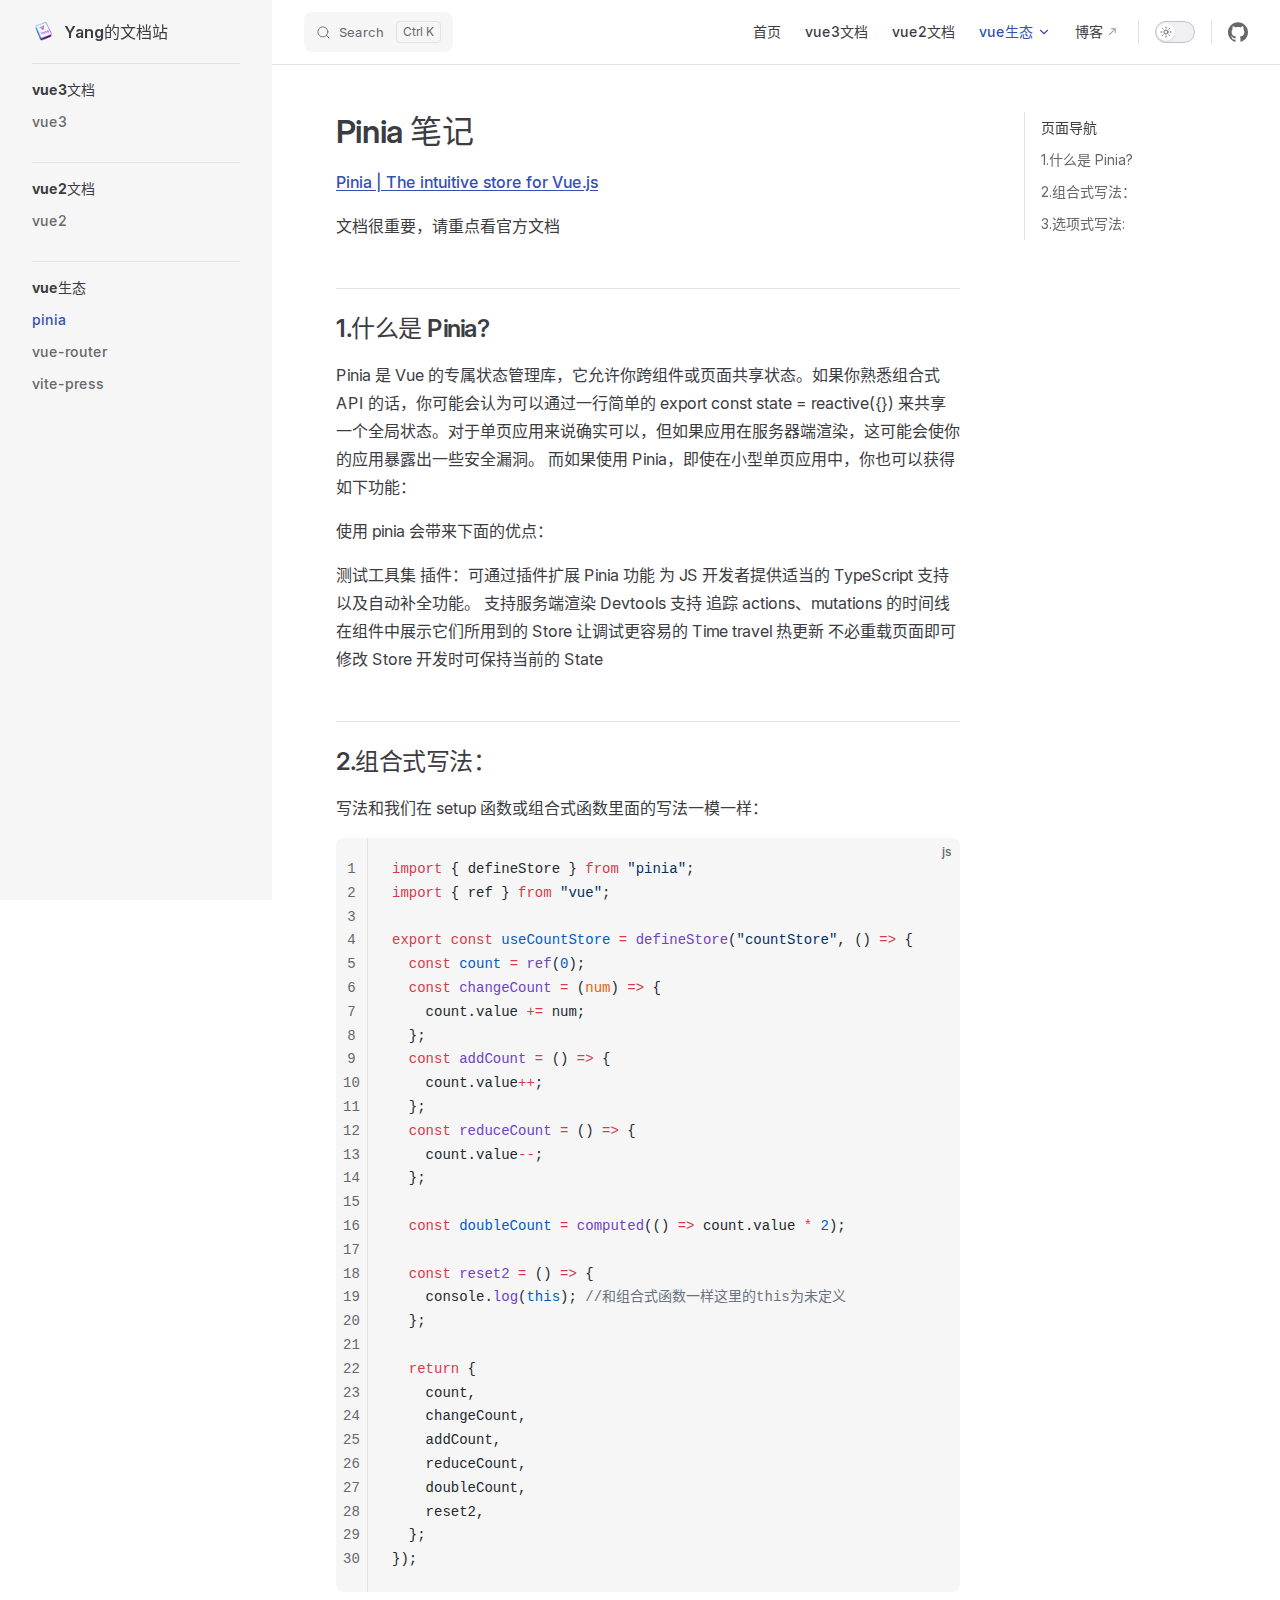
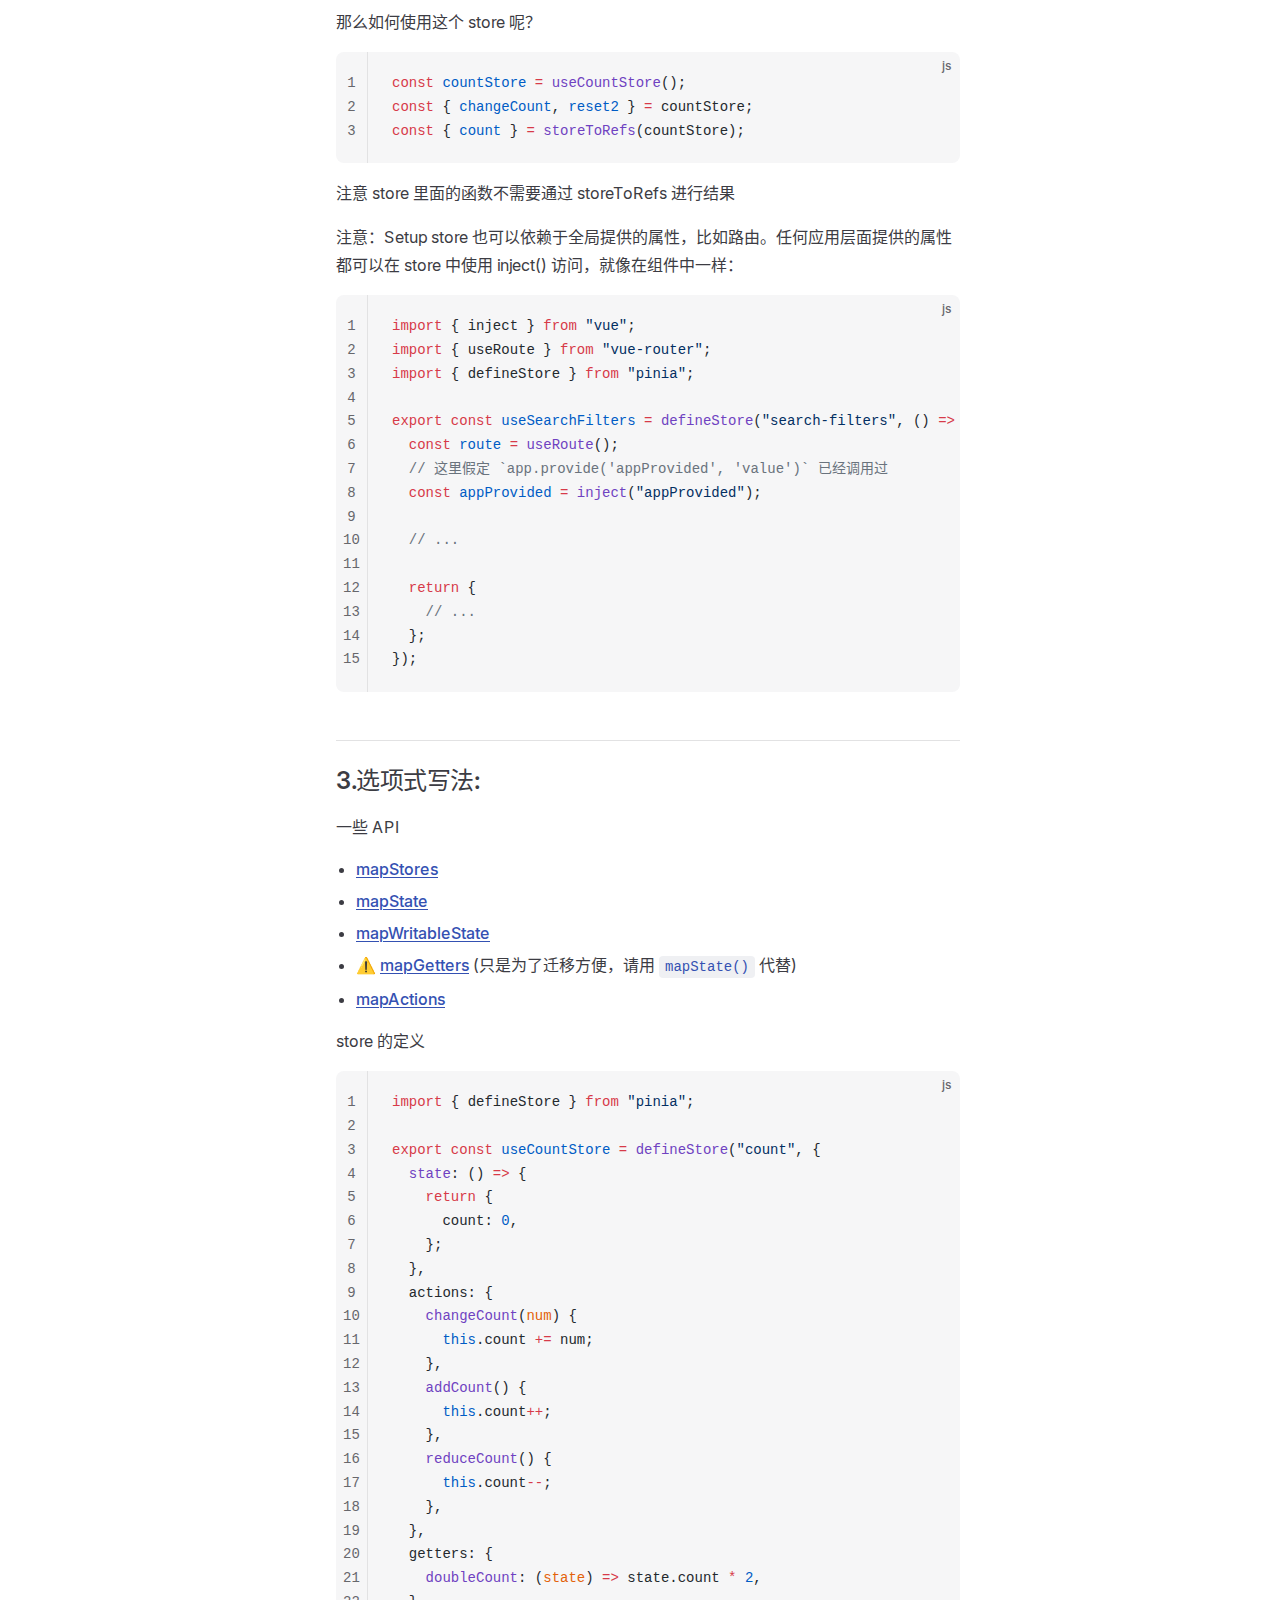
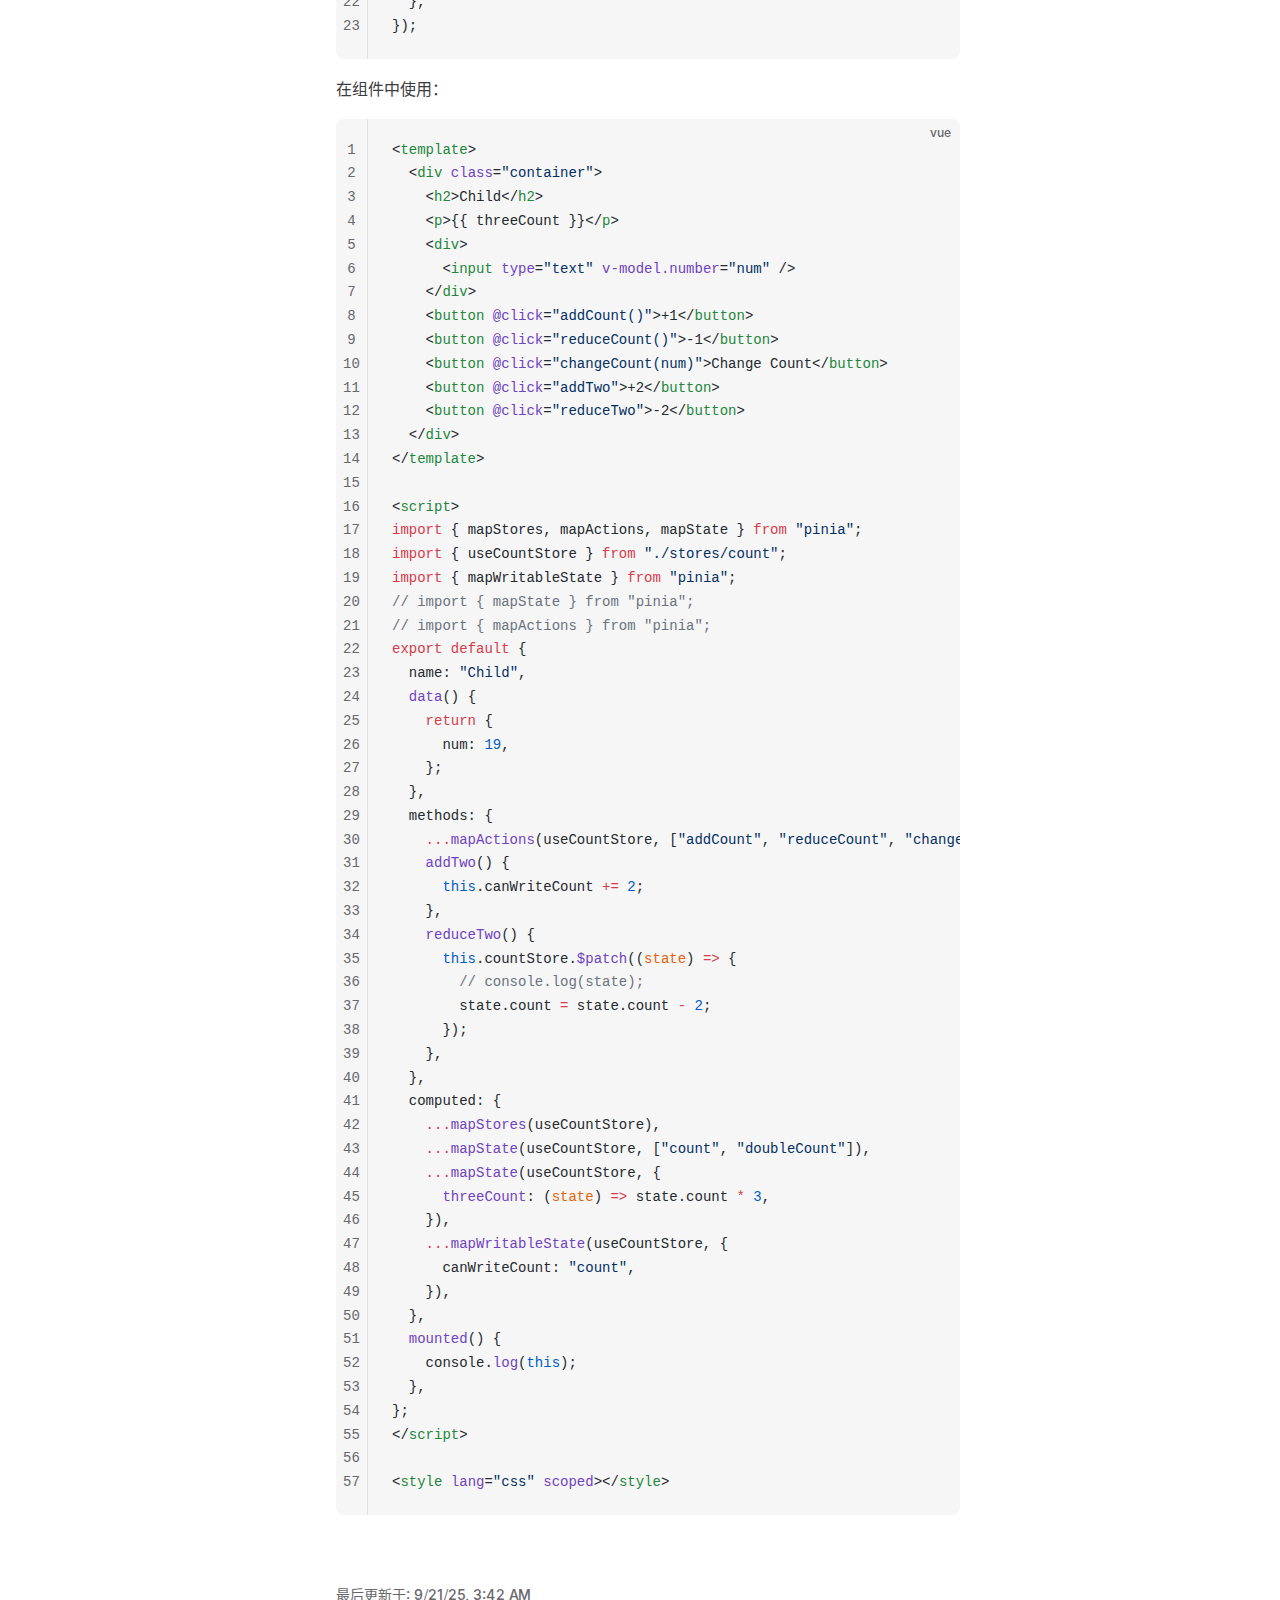
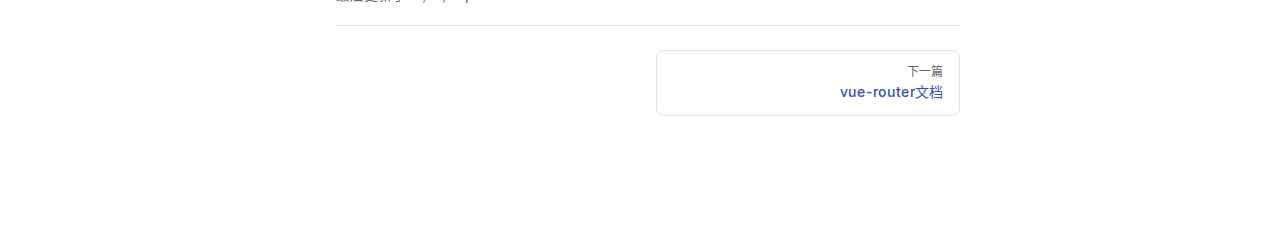
<file: vue-ecology/pinia.html>
<!DOCTYPE html>
<html lang="zh-CN" dir="ltr">
  <head>
    <meta charset="utf-8">
    <meta name="viewport" content="width=device-width,initial-scale=1">
    <title>Pinia笔记 | Yang的文档站</title>
    <meta name="description" content="Pinia 是 Vue 的专属状态管理库，它允许你跨组件或页面共享状态。">
    <meta name="generator" content="VitePress v2.0.0-alpha.12">
    <link rel="preload stylesheet" href="/assets/style.4S0CK3xx.css" as="style">
    <link rel="preload stylesheet" href="/vp-icons.css" as="style">
    
    <script type="module" src="/assets/app.BZa2uqiO.js"></script>
    <link rel="preload" href="/assets/inter-roman-latin.Di8DUHzh.woff2" as="font" type="font/woff2" crossorigin="">
    <link rel="modulepreload" href="/assets/chunks/theme.hw8GdWso.js">
    <link rel="modulepreload" href="/assets/chunks/framework.DeYX_sqr.js">
    <link rel="modulepreload" href="/assets/vue-ecology_pinia.md.DkueEN8Q.lean.js">
    <link rel="icon" type="image/png" href="/logo.png">
    <script id="check-dark-mode">(()=>{const e=localStorage.getItem("vitepress-theme-appearance")||"auto",a=window.matchMedia("(prefers-color-scheme: dark)").matches;(!e||e==="auto"?a:e==="dark")&&document.documentElement.classList.add("dark")})();</script>
    <script id="check-mac-os">document.documentElement.classList.toggle("mac",/Mac|iPhone|iPod|iPad/i.test(navigator.platform));</script>
    <meta name="keywords" content="Pinia, Vue, 状态管理, 组合式 API">
  </head>
  <body>
    <div id="app"><div class="Layout" data-v-7929bbaf><!--[--><!--]--><!--[--><span tabindex="-1" data-v-14444a4e></span><a href="#VPContent" class="VPSkipLink visually-hidden" data-v-14444a4e>跳转到内容</a><!--]--><!----><header class="VPNav" data-v-7929bbaf data-v-e52c61a4><div class="VPNavBar" data-v-e52c61a4 data-v-98c1242d><div class="wrapper" data-v-98c1242d><div class="container" data-v-98c1242d><div class="title" data-v-98c1242d><div class="VPNavBarTitle has-sidebar" data-v-98c1242d data-v-289dab7b><a class="title" href="/" data-v-289dab7b><!--[--><!--]--><!--[--><img class="VPImage logo" src="/logo.png" alt data-v-01dca3e4><!--]--><span data-v-289dab7b>Yang的文档站</span><!--[--><!--]--></a></div></div><div class="content" data-v-98c1242d><div class="content-body" data-v-98c1242d><!--[--><!--]--><div class="VPNavBarSearch search" data-v-98c1242d><!--[--><!----><div id="local-search"><button type="button" aria-label="Search" aria-keyshortcuts="/ control+k meta+k" class="DocSearch DocSearch-Button"><span class="DocSearch-Button-Container"><span class="vpi-search DocSearch-Search-Icon"></span><span class="DocSearch-Button-Placeholder">Search</span></span><span class="DocSearch-Button-Keys"><kbd class="DocSearch-Button-Key"></kbd><kbd class="DocSearch-Button-Key"></kbd></span></button></div><!--]--></div><nav aria-labelledby="main-nav-aria-label" class="VPNavBarMenu menu" data-v-98c1242d data-v-79366821><span id="main-nav-aria-label" class="visually-hidden" data-v-79366821> Main Navigation </span><!--[--><!--[--><a class="VPLink link VPNavBarMenuLink" href="/" tabindex="0" data-v-79366821 data-v-1b334db1><!--[--><span data-v-1b334db1>首页</span><!--]--></a><!--]--><!--[--><a class="VPLink link VPNavBarMenuLink" href="/vue3" tabindex="0" data-v-79366821 data-v-1b334db1><!--[--><span data-v-1b334db1>vue3文档</span><!--]--></a><!--]--><!--[--><a class="VPLink link VPNavBarMenuLink" href="/vue2" tabindex="0" data-v-79366821 data-v-1b334db1><!--[--><span data-v-1b334db1>vue2文档</span><!--]--></a><!--]--><!--[--><div class="VPFlyout VPNavBarMenuGroup active" data-v-79366821 data-v-9329f18a><button type="button" class="button" aria-haspopup="true" aria-expanded="false" data-v-9329f18a><span class="text" data-v-9329f18a><!----><span data-v-9329f18a>vue生态</span><span class="vpi-chevron-down text-icon" data-v-9329f18a></span></span></button><div class="menu" data-v-9329f18a><div class="VPMenu" data-v-9329f18a data-v-def05692><div class="items" data-v-def05692><!--[--><!--[--><div class="VPMenuLink" data-v-def05692 data-v-aeddad10><a class="VPLink link active" href="/vue-ecology/pinia" data-v-aeddad10><!--[--><span data-v-aeddad10>pinia</span><!--]--></a></div><!--]--><!--[--><div class="VPMenuLink" data-v-def05692 data-v-aeddad10><a class="VPLink link" href="/vue-ecology/vue-router" data-v-aeddad10><!--[--><span data-v-aeddad10>vue-router</span><!--]--></a></div><!--]--><!--[--><div class="VPMenuLink" data-v-def05692 data-v-aeddad10><a class="VPLink link" href="/vue-ecology/vite-press" data-v-aeddad10><!--[--><span data-v-aeddad10>vite-press</span><!--]--></a></div><!--]--><!--]--></div><!--[--><!--]--></div></div></div><!--]--><!--[--><a class="VPLink link vp-external-link-icon VPNavBarMenuLink" href="http://yang0709.3vfree.club/" target="_blank" rel="noreferrer" tabindex="0" data-v-79366821 data-v-1b334db1><!--[--><span data-v-1b334db1>博客</span><!--]--></a><!--]--><!--]--></nav><!----><div class="VPNavBarAppearance appearance" data-v-98c1242d data-v-201d9d14><button class="VPSwitch VPSwitchAppearance" type="button" role="switch" title aria-checked="false" data-v-201d9d14 data-v-7795f0c0 data-v-ae387c4d><span class="check" data-v-ae387c4d><span class="icon" data-v-ae387c4d><!--[--><span class="vpi-sun sun" data-v-7795f0c0></span><span class="vpi-moon moon" data-v-7795f0c0></span><!--]--></span></span></button></div><div class="VPSocialLinks VPNavBarSocialLinks social-links" data-v-98c1242d data-v-6cfbfcf5 data-v-c0ec5c7a><!--[--><a class="VPSocialLink no-icon" href="https://github.com/yang040709" aria-label="github" target="_blank" rel="me noopener" data-v-c0ec5c7a data-v-5bcde878><span class="vpi-social-github"></span></a><!--]--></div><div class="VPFlyout VPNavBarExtra extra" data-v-98c1242d data-v-ef296e69 data-v-9329f18a><button type="button" class="button" aria-haspopup="true" aria-expanded="false" aria-label="extra navigation" data-v-9329f18a><span class="vpi-more-horizontal icon" data-v-9329f18a></span></button><div class="menu" data-v-9329f18a><div class="VPMenu" data-v-9329f18a data-v-def05692><!----><!--[--><!--[--><!----><div class="group" data-v-ef296e69><div class="item appearance" data-v-ef296e69><p class="label" data-v-ef296e69>主题</p><div class="appearance-action" data-v-ef296e69><button class="VPSwitch VPSwitchAppearance" type="button" role="switch" title aria-checked="false" data-v-ef296e69 data-v-7795f0c0 data-v-ae387c4d><span class="check" data-v-ae387c4d><span class="icon" data-v-ae387c4d><!--[--><span class="vpi-sun sun" data-v-7795f0c0></span><span class="vpi-moon moon" data-v-7795f0c0></span><!--]--></span></span></button></div></div></div><div class="group" data-v-ef296e69><div class="item social-links" data-v-ef296e69><div class="VPSocialLinks social-links-list" data-v-ef296e69 data-v-c0ec5c7a><!--[--><a class="VPSocialLink no-icon" href="https://github.com/yang040709" aria-label="github" target="_blank" rel="me noopener" data-v-c0ec5c7a data-v-5bcde878><span class="vpi-social-github"></span></a><!--]--></div></div></div><!--]--><!--]--></div></div></div><!--[--><!--]--><button type="button" class="VPNavBarHamburger hamburger" aria-label="mobile navigation" aria-expanded="false" aria-controls="VPNavScreen" data-v-98c1242d data-v-5809bec7><span class="container" data-v-5809bec7><span class="top" data-v-5809bec7></span><span class="middle" data-v-5809bec7></span><span class="bottom" data-v-5809bec7></span></span></button></div></div></div></div><div class="divider" data-v-98c1242d><div class="divider-line" data-v-98c1242d></div></div></div><!----></header><div class="VPLocalNav has-sidebar empty" data-v-7929bbaf data-v-bea4d169><div class="container" data-v-bea4d169><button class="menu" aria-expanded="false" aria-controls="VPSidebarNav" data-v-bea4d169><span class="vpi-align-left menu-icon" data-v-bea4d169></span><span class="menu-text" data-v-bea4d169>菜单</span></button><div class="VPLocalNavOutlineDropdown" style="--vp-vh:0px;" data-v-bea4d169 data-v-3593b7b5><button data-v-3593b7b5>回到顶部</button><!----></div></div></div><aside class="VPSidebar" data-v-7929bbaf data-v-af851ba3><div class="curtain" data-v-af851ba3></div><nav class="nav" id="VPSidebarNav" aria-labelledby="sidebar-aria-label" tabindex="-1" data-v-af851ba3><span class="visually-hidden" id="sidebar-aria-label" data-v-af851ba3> Sidebar Navigation </span><!--[--><!--]--><!--[--><div class="no-transition group" data-v-ff49c4d4><section class="VPSidebarItem level-0" data-v-ff49c4d4 data-v-582d019e><div class="item" role="button" tabindex="0" data-v-582d019e><div class="indicator" data-v-582d019e></div><h2 class="text" data-v-582d019e>vue3文档</h2><!----></div><div class="items" data-v-582d019e><!--[--><div class="VPSidebarItem level-1 is-link" data-v-582d019e data-v-582d019e><div class="item" data-v-582d019e><div class="indicator" data-v-582d019e></div><a class="VPLink link link" href="/vue3" data-v-582d019e><!--[--><p class="text" data-v-582d019e>vue3</p><!--]--></a><!----></div><!----></div><!--]--></div></section></div><div class="no-transition group" data-v-ff49c4d4><section class="VPSidebarItem level-0" data-v-ff49c4d4 data-v-582d019e><div class="item" role="button" tabindex="0" data-v-582d019e><div class="indicator" data-v-582d019e></div><h2 class="text" data-v-582d019e>vue2文档</h2><!----></div><div class="items" data-v-582d019e><!--[--><div class="VPSidebarItem level-1 is-link" data-v-582d019e data-v-582d019e><div class="item" data-v-582d019e><div class="indicator" data-v-582d019e></div><a class="VPLink link link" href="/vue2" data-v-582d019e><!--[--><p class="text" data-v-582d019e>vue2</p><!--]--></a><!----></div><!----></div><!--]--></div></section></div><div class="no-transition group" data-v-ff49c4d4><section class="VPSidebarItem level-0 has-active" data-v-ff49c4d4 data-v-582d019e><div class="item" role="button" tabindex="0" data-v-582d019e><div class="indicator" data-v-582d019e></div><h2 class="text" data-v-582d019e>vue生态</h2><!----></div><div class="items" data-v-582d019e><!--[--><div class="VPSidebarItem level-1 is-link" data-v-582d019e data-v-582d019e><div class="item" data-v-582d019e><div class="indicator" data-v-582d019e></div><a class="VPLink link link" href="/vue-ecology/pinia" data-v-582d019e><!--[--><p class="text" data-v-582d019e>pinia</p><!--]--></a><!----></div><!----></div><div class="VPSidebarItem level-1 is-link" data-v-582d019e data-v-582d019e><div class="item" data-v-582d019e><div class="indicator" data-v-582d019e></div><a class="VPLink link link" href="/vue-ecology/vue-router" data-v-582d019e><!--[--><p class="text" data-v-582d019e>vue-router</p><!--]--></a><!----></div><!----></div><div class="VPSidebarItem level-1 is-link" data-v-582d019e data-v-582d019e><div class="item" data-v-582d019e><div class="indicator" data-v-582d019e></div><a class="VPLink link link" href="/vue-ecology/vite-press" data-v-582d019e><!--[--><p class="text" data-v-582d019e>vite-press</p><!--]--></a><!----></div><!----></div><!--]--></div></section></div><!--]--><!--[--><!--]--></nav></aside><div class="VPContent has-sidebar" id="VPContent" data-v-7929bbaf data-v-29ce1348><div class="VPDoc has-sidebar has-aside" data-v-29ce1348 data-v-2ad964af><!--[--><!--]--><div class="container" data-v-2ad964af><div class="aside" data-v-2ad964af><div class="aside-curtain" data-v-2ad964af></div><div class="aside-container" data-v-2ad964af><div class="aside-content" data-v-2ad964af><div class="VPDocAside" data-v-2ad964af data-v-545f961f><!--[--><!--]--><!--[--><!--]--><nav aria-labelledby="doc-outline-aria-label" class="VPDocAsideOutline" data-v-545f961f data-v-08426a21><div class="content" data-v-08426a21><div class="outline-marker" data-v-08426a21></div><div aria-level="2" class="outline-title" id="doc-outline-aria-label" role="heading" data-v-08426a21>页面导航</div><ul class="VPDocOutlineItem root" data-v-08426a21 data-v-0572cd89><!--[--><!--]--></ul></div></nav><!--[--><!--]--><div class="spacer" data-v-545f961f></div><!--[--><!--]--><!----><!--[--><!--]--><!--[--><!--]--></div></div></div></div><div class="content" data-v-2ad964af><div class="content-container" data-v-2ad964af><!--[--><!--]--><main class="main" data-v-2ad964af><div style="position:relative;" class="vp-doc _vue-ecology_pinia" data-v-2ad964af><div><h1 id="pinia-笔记" tabindex="-1">Pinia 笔记 <a class="header-anchor" href="#pinia-笔记" aria-label="Permalink to “Pinia 笔记”">​</a></h1><p><a href="https://pinia.vuejs.org/" target="_blank" rel="noreferrer">Pinia | The intuitive store for Vue.js</a></p><p>文档很重要，请重点看官方文档</p><h2 id="_1-什么是-pinia" tabindex="-1">1.什么是 Pinia? <a class="header-anchor" href="#_1-什么是-pinia" aria-label="Permalink to “1.什么是 Pinia?”">​</a></h2><p>Pinia 是 Vue 的专属状态管理库，它允许你跨组件或页面共享状态。如果你熟悉组合式 API 的话，你可能会认为可以通过一行简单的 export const state = reactive({}) 来共享一个全局状态。对于单页应用来说确实可以，但如果应用在服务器端渲染，这可能会使你的应用暴露出一些安全漏洞。 而如果使用 Pinia，即使在小型单页应用中，你也可以获得如下功能：</p><p>使用 pinia 会带来下面的优点：</p><p>测试工具集 插件：可通过插件扩展 Pinia 功能 为 JS 开发者提供适当的 TypeScript 支持以及自动补全功能。 支持服务端渲染 Devtools 支持 追踪 actions、mutations 的时间线 在组件中展示它们所用到的 Store 让调试更容易的 Time travel 热更新 不必重载页面即可修改 Store 开发时可保持当前的 State</p><h2 id="_2-组合式写法" tabindex="-1">2.组合式写法： <a class="header-anchor" href="#_2-组合式写法" aria-label="Permalink to “2.组合式写法：”">​</a></h2><p>写法和我们在 setup 函数或组合式函数里面的写法一模一样：</p><div class="language-js line-numbers-mode"><button title="Copy Code" class="copy"></button><span class="lang">js</span><pre class="shiki shiki-themes github-light github-dark" style="--shiki-light:#24292e;--shiki-dark:#e1e4e8;--shiki-light-bg:#fff;--shiki-dark-bg:#24292e;" tabindex="0" dir="ltr"><code><span class="line"><span style="--shiki-light:#D73A49;--shiki-dark:#F97583;">import</span><span style="--shiki-light:#24292E;--shiki-dark:#E1E4E8;"> { defineStore } </span><span style="--shiki-light:#D73A49;--shiki-dark:#F97583;">from</span><span style="--shiki-light:#032F62;--shiki-dark:#9ECBFF;"> &quot;pinia&quot;</span><span style="--shiki-light:#24292E;--shiki-dark:#E1E4E8;">;</span></span>
<span class="line"><span style="--shiki-light:#D73A49;--shiki-dark:#F97583;">import</span><span style="--shiki-light:#24292E;--shiki-dark:#E1E4E8;"> { ref } </span><span style="--shiki-light:#D73A49;--shiki-dark:#F97583;">from</span><span style="--shiki-light:#032F62;--shiki-dark:#9ECBFF;"> &quot;vue&quot;</span><span style="--shiki-light:#24292E;--shiki-dark:#E1E4E8;">;</span></span>
<span class="line"></span>
<span class="line"><span style="--shiki-light:#D73A49;--shiki-dark:#F97583;">export</span><span style="--shiki-light:#D73A49;--shiki-dark:#F97583;"> const</span><span style="--shiki-light:#005CC5;--shiki-dark:#79B8FF;"> useCountStore</span><span style="--shiki-light:#D73A49;--shiki-dark:#F97583;"> =</span><span style="--shiki-light:#6F42C1;--shiki-dark:#B392F0;"> defineStore</span><span style="--shiki-light:#24292E;--shiki-dark:#E1E4E8;">(</span><span style="--shiki-light:#032F62;--shiki-dark:#9ECBFF;">&quot;countStore&quot;</span><span style="--shiki-light:#24292E;--shiki-dark:#E1E4E8;">, () </span><span style="--shiki-light:#D73A49;--shiki-dark:#F97583;">=&gt;</span><span style="--shiki-light:#24292E;--shiki-dark:#E1E4E8;"> {</span></span>
<span class="line"><span style="--shiki-light:#D73A49;--shiki-dark:#F97583;">  const</span><span style="--shiki-light:#005CC5;--shiki-dark:#79B8FF;"> count</span><span style="--shiki-light:#D73A49;--shiki-dark:#F97583;"> =</span><span style="--shiki-light:#6F42C1;--shiki-dark:#B392F0;"> ref</span><span style="--shiki-light:#24292E;--shiki-dark:#E1E4E8;">(</span><span style="--shiki-light:#005CC5;--shiki-dark:#79B8FF;">0</span><span style="--shiki-light:#24292E;--shiki-dark:#E1E4E8;">);</span></span>
<span class="line"><span style="--shiki-light:#D73A49;--shiki-dark:#F97583;">  const</span><span style="--shiki-light:#6F42C1;--shiki-dark:#B392F0;"> changeCount</span><span style="--shiki-light:#D73A49;--shiki-dark:#F97583;"> =</span><span style="--shiki-light:#24292E;--shiki-dark:#E1E4E8;"> (</span><span style="--shiki-light:#E36209;--shiki-dark:#FFAB70;">num</span><span style="--shiki-light:#24292E;--shiki-dark:#E1E4E8;">) </span><span style="--shiki-light:#D73A49;--shiki-dark:#F97583;">=&gt;</span><span style="--shiki-light:#24292E;--shiki-dark:#E1E4E8;"> {</span></span>
<span class="line"><span style="--shiki-light:#24292E;--shiki-dark:#E1E4E8;">    count.value </span><span style="--shiki-light:#D73A49;--shiki-dark:#F97583;">+=</span><span style="--shiki-light:#24292E;--shiki-dark:#E1E4E8;"> num;</span></span>
<span class="line"><span style="--shiki-light:#24292E;--shiki-dark:#E1E4E8;">  };</span></span>
<span class="line"><span style="--shiki-light:#D73A49;--shiki-dark:#F97583;">  const</span><span style="--shiki-light:#6F42C1;--shiki-dark:#B392F0;"> addCount</span><span style="--shiki-light:#D73A49;--shiki-dark:#F97583;"> =</span><span style="--shiki-light:#24292E;--shiki-dark:#E1E4E8;"> () </span><span style="--shiki-light:#D73A49;--shiki-dark:#F97583;">=&gt;</span><span style="--shiki-light:#24292E;--shiki-dark:#E1E4E8;"> {</span></span>
<span class="line"><span style="--shiki-light:#24292E;--shiki-dark:#E1E4E8;">    count.value</span><span style="--shiki-light:#D73A49;--shiki-dark:#F97583;">++</span><span style="--shiki-light:#24292E;--shiki-dark:#E1E4E8;">;</span></span>
<span class="line"><span style="--shiki-light:#24292E;--shiki-dark:#E1E4E8;">  };</span></span>
<span class="line"><span style="--shiki-light:#D73A49;--shiki-dark:#F97583;">  const</span><span style="--shiki-light:#6F42C1;--shiki-dark:#B392F0;"> reduceCount</span><span style="--shiki-light:#D73A49;--shiki-dark:#F97583;"> =</span><span style="--shiki-light:#24292E;--shiki-dark:#E1E4E8;"> () </span><span style="--shiki-light:#D73A49;--shiki-dark:#F97583;">=&gt;</span><span style="--shiki-light:#24292E;--shiki-dark:#E1E4E8;"> {</span></span>
<span class="line"><span style="--shiki-light:#24292E;--shiki-dark:#E1E4E8;">    count.value</span><span style="--shiki-light:#D73A49;--shiki-dark:#F97583;">--</span><span style="--shiki-light:#24292E;--shiki-dark:#E1E4E8;">;</span></span>
<span class="line"><span style="--shiki-light:#24292E;--shiki-dark:#E1E4E8;">  };</span></span>
<span class="line"></span>
<span class="line"><span style="--shiki-light:#D73A49;--shiki-dark:#F97583;">  const</span><span style="--shiki-light:#005CC5;--shiki-dark:#79B8FF;"> doubleCount</span><span style="--shiki-light:#D73A49;--shiki-dark:#F97583;"> =</span><span style="--shiki-light:#6F42C1;--shiki-dark:#B392F0;"> computed</span><span style="--shiki-light:#24292E;--shiki-dark:#E1E4E8;">(() </span><span style="--shiki-light:#D73A49;--shiki-dark:#F97583;">=&gt;</span><span style="--shiki-light:#24292E;--shiki-dark:#E1E4E8;"> count.value </span><span style="--shiki-light:#D73A49;--shiki-dark:#F97583;">*</span><span style="--shiki-light:#005CC5;--shiki-dark:#79B8FF;"> 2</span><span style="--shiki-light:#24292E;--shiki-dark:#E1E4E8;">);</span></span>
<span class="line"></span>
<span class="line"><span style="--shiki-light:#D73A49;--shiki-dark:#F97583;">  const</span><span style="--shiki-light:#6F42C1;--shiki-dark:#B392F0;"> reset2</span><span style="--shiki-light:#D73A49;--shiki-dark:#F97583;"> =</span><span style="--shiki-light:#24292E;--shiki-dark:#E1E4E8;"> () </span><span style="--shiki-light:#D73A49;--shiki-dark:#F97583;">=&gt;</span><span style="--shiki-light:#24292E;--shiki-dark:#E1E4E8;"> {</span></span>
<span class="line"><span style="--shiki-light:#24292E;--shiki-dark:#E1E4E8;">    console.</span><span style="--shiki-light:#6F42C1;--shiki-dark:#B392F0;">log</span><span style="--shiki-light:#24292E;--shiki-dark:#E1E4E8;">(</span><span style="--shiki-light:#005CC5;--shiki-dark:#79B8FF;">this</span><span style="--shiki-light:#24292E;--shiki-dark:#E1E4E8;">); </span><span style="--shiki-light:#6A737D;--shiki-dark:#6A737D;">//和组合式函数一样这里的this为未定义</span></span>
<span class="line"><span style="--shiki-light:#24292E;--shiki-dark:#E1E4E8;">  };</span></span>
<span class="line"></span>
<span class="line"><span style="--shiki-light:#D73A49;--shiki-dark:#F97583;">  return</span><span style="--shiki-light:#24292E;--shiki-dark:#E1E4E8;"> {</span></span>
<span class="line"><span style="--shiki-light:#24292E;--shiki-dark:#E1E4E8;">    count,</span></span>
<span class="line"><span style="--shiki-light:#24292E;--shiki-dark:#E1E4E8;">    changeCount,</span></span>
<span class="line"><span style="--shiki-light:#24292E;--shiki-dark:#E1E4E8;">    addCount,</span></span>
<span class="line"><span style="--shiki-light:#24292E;--shiki-dark:#E1E4E8;">    reduceCount,</span></span>
<span class="line"><span style="--shiki-light:#24292E;--shiki-dark:#E1E4E8;">    doubleCount,</span></span>
<span class="line"><span style="--shiki-light:#24292E;--shiki-dark:#E1E4E8;">    reset2,</span></span>
<span class="line"><span style="--shiki-light:#24292E;--shiki-dark:#E1E4E8;">  };</span></span>
<span class="line"><span style="--shiki-light:#24292E;--shiki-dark:#E1E4E8;">});</span></span></code></pre><div class="line-numbers-wrapper" aria-hidden="true"><span class="line-number">1</span><br><span class="line-number">2</span><br><span class="line-number">3</span><br><span class="line-number">4</span><br><span class="line-number">5</span><br><span class="line-number">6</span><br><span class="line-number">7</span><br><span class="line-number">8</span><br><span class="line-number">9</span><br><span class="line-number">10</span><br><span class="line-number">11</span><br><span class="line-number">12</span><br><span class="line-number">13</span><br><span class="line-number">14</span><br><span class="line-number">15</span><br><span class="line-number">16</span><br><span class="line-number">17</span><br><span class="line-number">18</span><br><span class="line-number">19</span><br><span class="line-number">20</span><br><span class="line-number">21</span><br><span class="line-number">22</span><br><span class="line-number">23</span><br><span class="line-number">24</span><br><span class="line-number">25</span><br><span class="line-number">26</span><br><span class="line-number">27</span><br><span class="line-number">28</span><br><span class="line-number">29</span><br><span class="line-number">30</span><br></div></div><p>那么如何使用这个 store 呢？</p><div class="language-js line-numbers-mode"><button title="Copy Code" class="copy"></button><span class="lang">js</span><pre class="shiki shiki-themes github-light github-dark" style="--shiki-light:#24292e;--shiki-dark:#e1e4e8;--shiki-light-bg:#fff;--shiki-dark-bg:#24292e;" tabindex="0" dir="ltr"><code><span class="line"><span style="--shiki-light:#D73A49;--shiki-dark:#F97583;">const</span><span style="--shiki-light:#005CC5;--shiki-dark:#79B8FF;"> countStore</span><span style="--shiki-light:#D73A49;--shiki-dark:#F97583;"> =</span><span style="--shiki-light:#6F42C1;--shiki-dark:#B392F0;"> useCountStore</span><span style="--shiki-light:#24292E;--shiki-dark:#E1E4E8;">();</span></span>
<span class="line"><span style="--shiki-light:#D73A49;--shiki-dark:#F97583;">const</span><span style="--shiki-light:#24292E;--shiki-dark:#E1E4E8;"> { </span><span style="--shiki-light:#005CC5;--shiki-dark:#79B8FF;">changeCount</span><span style="--shiki-light:#24292E;--shiki-dark:#E1E4E8;">, </span><span style="--shiki-light:#005CC5;--shiki-dark:#79B8FF;">reset2</span><span style="--shiki-light:#24292E;--shiki-dark:#E1E4E8;"> } </span><span style="--shiki-light:#D73A49;--shiki-dark:#F97583;">=</span><span style="--shiki-light:#24292E;--shiki-dark:#E1E4E8;"> countStore;</span></span>
<span class="line"><span style="--shiki-light:#D73A49;--shiki-dark:#F97583;">const</span><span style="--shiki-light:#24292E;--shiki-dark:#E1E4E8;"> { </span><span style="--shiki-light:#005CC5;--shiki-dark:#79B8FF;">count</span><span style="--shiki-light:#24292E;--shiki-dark:#E1E4E8;"> } </span><span style="--shiki-light:#D73A49;--shiki-dark:#F97583;">=</span><span style="--shiki-light:#6F42C1;--shiki-dark:#B392F0;"> storeToRefs</span><span style="--shiki-light:#24292E;--shiki-dark:#E1E4E8;">(countStore);</span></span></code></pre><div class="line-numbers-wrapper" aria-hidden="true"><span class="line-number">1</span><br><span class="line-number">2</span><br><span class="line-number">3</span><br></div></div><p>注意 store 里面的函数不需要通过 storeToRefs 进行结果</p><p>注意：Setup store 也可以依赖于全局提供的属性，比如路由。任何应用层面提供的属性都可以在 store 中使用 inject() 访问，就像在组件中一样：</p><div class="language-js line-numbers-mode"><button title="Copy Code" class="copy"></button><span class="lang">js</span><pre class="shiki shiki-themes github-light github-dark" style="--shiki-light:#24292e;--shiki-dark:#e1e4e8;--shiki-light-bg:#fff;--shiki-dark-bg:#24292e;" tabindex="0" dir="ltr"><code><span class="line"><span style="--shiki-light:#D73A49;--shiki-dark:#F97583;">import</span><span style="--shiki-light:#24292E;--shiki-dark:#E1E4E8;"> { inject } </span><span style="--shiki-light:#D73A49;--shiki-dark:#F97583;">from</span><span style="--shiki-light:#032F62;--shiki-dark:#9ECBFF;"> &quot;vue&quot;</span><span style="--shiki-light:#24292E;--shiki-dark:#E1E4E8;">;</span></span>
<span class="line"><span style="--shiki-light:#D73A49;--shiki-dark:#F97583;">import</span><span style="--shiki-light:#24292E;--shiki-dark:#E1E4E8;"> { useRoute } </span><span style="--shiki-light:#D73A49;--shiki-dark:#F97583;">from</span><span style="--shiki-light:#032F62;--shiki-dark:#9ECBFF;"> &quot;vue-router&quot;</span><span style="--shiki-light:#24292E;--shiki-dark:#E1E4E8;">;</span></span>
<span class="line"><span style="--shiki-light:#D73A49;--shiki-dark:#F97583;">import</span><span style="--shiki-light:#24292E;--shiki-dark:#E1E4E8;"> { defineStore } </span><span style="--shiki-light:#D73A49;--shiki-dark:#F97583;">from</span><span style="--shiki-light:#032F62;--shiki-dark:#9ECBFF;"> &quot;pinia&quot;</span><span style="--shiki-light:#24292E;--shiki-dark:#E1E4E8;">;</span></span>
<span class="line"></span>
<span class="line"><span style="--shiki-light:#D73A49;--shiki-dark:#F97583;">export</span><span style="--shiki-light:#D73A49;--shiki-dark:#F97583;"> const</span><span style="--shiki-light:#005CC5;--shiki-dark:#79B8FF;"> useSearchFilters</span><span style="--shiki-light:#D73A49;--shiki-dark:#F97583;"> =</span><span style="--shiki-light:#6F42C1;--shiki-dark:#B392F0;"> defineStore</span><span style="--shiki-light:#24292E;--shiki-dark:#E1E4E8;">(</span><span style="--shiki-light:#032F62;--shiki-dark:#9ECBFF;">&quot;search-filters&quot;</span><span style="--shiki-light:#24292E;--shiki-dark:#E1E4E8;">, () </span><span style="--shiki-light:#D73A49;--shiki-dark:#F97583;">=&gt;</span><span style="--shiki-light:#24292E;--shiki-dark:#E1E4E8;"> {</span></span>
<span class="line"><span style="--shiki-light:#D73A49;--shiki-dark:#F97583;">  const</span><span style="--shiki-light:#005CC5;--shiki-dark:#79B8FF;"> route</span><span style="--shiki-light:#D73A49;--shiki-dark:#F97583;"> =</span><span style="--shiki-light:#6F42C1;--shiki-dark:#B392F0;"> useRoute</span><span style="--shiki-light:#24292E;--shiki-dark:#E1E4E8;">();</span></span>
<span class="line"><span style="--shiki-light:#6A737D;--shiki-dark:#6A737D;">  // 这里假定 `app.provide(&#39;appProvided&#39;, &#39;value&#39;)` 已经调用过</span></span>
<span class="line"><span style="--shiki-light:#D73A49;--shiki-dark:#F97583;">  const</span><span style="--shiki-light:#005CC5;--shiki-dark:#79B8FF;"> appProvided</span><span style="--shiki-light:#D73A49;--shiki-dark:#F97583;"> =</span><span style="--shiki-light:#6F42C1;--shiki-dark:#B392F0;"> inject</span><span style="--shiki-light:#24292E;--shiki-dark:#E1E4E8;">(</span><span style="--shiki-light:#032F62;--shiki-dark:#9ECBFF;">&quot;appProvided&quot;</span><span style="--shiki-light:#24292E;--shiki-dark:#E1E4E8;">);</span></span>
<span class="line"></span>
<span class="line"><span style="--shiki-light:#6A737D;--shiki-dark:#6A737D;">  // ...</span></span>
<span class="line"></span>
<span class="line"><span style="--shiki-light:#D73A49;--shiki-dark:#F97583;">  return</span><span style="--shiki-light:#24292E;--shiki-dark:#E1E4E8;"> {</span></span>
<span class="line"><span style="--shiki-light:#6A737D;--shiki-dark:#6A737D;">    // ...</span></span>
<span class="line"><span style="--shiki-light:#24292E;--shiki-dark:#E1E4E8;">  };</span></span>
<span class="line"><span style="--shiki-light:#24292E;--shiki-dark:#E1E4E8;">});</span></span></code></pre><div class="line-numbers-wrapper" aria-hidden="true"><span class="line-number">1</span><br><span class="line-number">2</span><br><span class="line-number">3</span><br><span class="line-number">4</span><br><span class="line-number">5</span><br><span class="line-number">6</span><br><span class="line-number">7</span><br><span class="line-number">8</span><br><span class="line-number">9</span><br><span class="line-number">10</span><br><span class="line-number">11</span><br><span class="line-number">12</span><br><span class="line-number">13</span><br><span class="line-number">14</span><br><span class="line-number">15</span><br></div></div><h2 id="_3-选项式写法" tabindex="-1">3.选项式写法: <a class="header-anchor" href="#_3-选项式写法" aria-label="Permalink to “3.选项式写法:”">​</a></h2><p>一些 API</p><ul><li><a href="https://pinia.vuejs.org/zh/cookbook/options-api.html#giving-access-to-the-whole-store" target="_blank" rel="noreferrer">mapStores</a></li><li><a href="https://pinia.vuejs.org/zh/core-concepts/state.html#usage-with-the-options-api" target="_blank" rel="noreferrer">mapState</a></li><li><a href="https://pinia.vuejs.org/zh/core-concepts/state.html#modifiable-state" target="_blank" rel="noreferrer">mapWritableState</a></li><li>⚠️ <a href="https://pinia.vuejs.org/zh/core-concepts/getters.html#without-setup" target="_blank" rel="noreferrer">mapGetters</a> (只是为了迁移方便，请用 <code>mapState()</code> 代替)</li><li><a href="https://pinia.vuejs.org/zh/core-concepts/actions.html#without-setup" target="_blank" rel="noreferrer">mapActions</a></li></ul><p>store 的定义</p><div class="language-js line-numbers-mode"><button title="Copy Code" class="copy"></button><span class="lang">js</span><pre class="shiki shiki-themes github-light github-dark" style="--shiki-light:#24292e;--shiki-dark:#e1e4e8;--shiki-light-bg:#fff;--shiki-dark-bg:#24292e;" tabindex="0" dir="ltr"><code><span class="line"><span style="--shiki-light:#D73A49;--shiki-dark:#F97583;">import</span><span style="--shiki-light:#24292E;--shiki-dark:#E1E4E8;"> { defineStore } </span><span style="--shiki-light:#D73A49;--shiki-dark:#F97583;">from</span><span style="--shiki-light:#032F62;--shiki-dark:#9ECBFF;"> &quot;pinia&quot;</span><span style="--shiki-light:#24292E;--shiki-dark:#E1E4E8;">;</span></span>
<span class="line"></span>
<span class="line"><span style="--shiki-light:#D73A49;--shiki-dark:#F97583;">export</span><span style="--shiki-light:#D73A49;--shiki-dark:#F97583;"> const</span><span style="--shiki-light:#005CC5;--shiki-dark:#79B8FF;"> useCountStore</span><span style="--shiki-light:#D73A49;--shiki-dark:#F97583;"> =</span><span style="--shiki-light:#6F42C1;--shiki-dark:#B392F0;"> defineStore</span><span style="--shiki-light:#24292E;--shiki-dark:#E1E4E8;">(</span><span style="--shiki-light:#032F62;--shiki-dark:#9ECBFF;">&quot;count&quot;</span><span style="--shiki-light:#24292E;--shiki-dark:#E1E4E8;">, {</span></span>
<span class="line"><span style="--shiki-light:#6F42C1;--shiki-dark:#B392F0;">  state</span><span style="--shiki-light:#24292E;--shiki-dark:#E1E4E8;">: () </span><span style="--shiki-light:#D73A49;--shiki-dark:#F97583;">=&gt;</span><span style="--shiki-light:#24292E;--shiki-dark:#E1E4E8;"> {</span></span>
<span class="line"><span style="--shiki-light:#D73A49;--shiki-dark:#F97583;">    return</span><span style="--shiki-light:#24292E;--shiki-dark:#E1E4E8;"> {</span></span>
<span class="line"><span style="--shiki-light:#24292E;--shiki-dark:#E1E4E8;">      count: </span><span style="--shiki-light:#005CC5;--shiki-dark:#79B8FF;">0</span><span style="--shiki-light:#24292E;--shiki-dark:#E1E4E8;">,</span></span>
<span class="line"><span style="--shiki-light:#24292E;--shiki-dark:#E1E4E8;">    };</span></span>
<span class="line"><span style="--shiki-light:#24292E;--shiki-dark:#E1E4E8;">  },</span></span>
<span class="line"><span style="--shiki-light:#24292E;--shiki-dark:#E1E4E8;">  actions: {</span></span>
<span class="line"><span style="--shiki-light:#6F42C1;--shiki-dark:#B392F0;">    changeCount</span><span style="--shiki-light:#24292E;--shiki-dark:#E1E4E8;">(</span><span style="--shiki-light:#E36209;--shiki-dark:#FFAB70;">num</span><span style="--shiki-light:#24292E;--shiki-dark:#E1E4E8;">) {</span></span>
<span class="line"><span style="--shiki-light:#005CC5;--shiki-dark:#79B8FF;">      this</span><span style="--shiki-light:#24292E;--shiki-dark:#E1E4E8;">.count </span><span style="--shiki-light:#D73A49;--shiki-dark:#F97583;">+=</span><span style="--shiki-light:#24292E;--shiki-dark:#E1E4E8;"> num;</span></span>
<span class="line"><span style="--shiki-light:#24292E;--shiki-dark:#E1E4E8;">    },</span></span>
<span class="line"><span style="--shiki-light:#6F42C1;--shiki-dark:#B392F0;">    addCount</span><span style="--shiki-light:#24292E;--shiki-dark:#E1E4E8;">() {</span></span>
<span class="line"><span style="--shiki-light:#005CC5;--shiki-dark:#79B8FF;">      this</span><span style="--shiki-light:#24292E;--shiki-dark:#E1E4E8;">.count</span><span style="--shiki-light:#D73A49;--shiki-dark:#F97583;">++</span><span style="--shiki-light:#24292E;--shiki-dark:#E1E4E8;">;</span></span>
<span class="line"><span style="--shiki-light:#24292E;--shiki-dark:#E1E4E8;">    },</span></span>
<span class="line"><span style="--shiki-light:#6F42C1;--shiki-dark:#B392F0;">    reduceCount</span><span style="--shiki-light:#24292E;--shiki-dark:#E1E4E8;">() {</span></span>
<span class="line"><span style="--shiki-light:#005CC5;--shiki-dark:#79B8FF;">      this</span><span style="--shiki-light:#24292E;--shiki-dark:#E1E4E8;">.count</span><span style="--shiki-light:#D73A49;--shiki-dark:#F97583;">--</span><span style="--shiki-light:#24292E;--shiki-dark:#E1E4E8;">;</span></span>
<span class="line"><span style="--shiki-light:#24292E;--shiki-dark:#E1E4E8;">    },</span></span>
<span class="line"><span style="--shiki-light:#24292E;--shiki-dark:#E1E4E8;">  },</span></span>
<span class="line"><span style="--shiki-light:#24292E;--shiki-dark:#E1E4E8;">  getters: {</span></span>
<span class="line"><span style="--shiki-light:#6F42C1;--shiki-dark:#B392F0;">    doubleCount</span><span style="--shiki-light:#24292E;--shiki-dark:#E1E4E8;">: (</span><span style="--shiki-light:#E36209;--shiki-dark:#FFAB70;">state</span><span style="--shiki-light:#24292E;--shiki-dark:#E1E4E8;">) </span><span style="--shiki-light:#D73A49;--shiki-dark:#F97583;">=&gt;</span><span style="--shiki-light:#24292E;--shiki-dark:#E1E4E8;"> state.count </span><span style="--shiki-light:#D73A49;--shiki-dark:#F97583;">*</span><span style="--shiki-light:#005CC5;--shiki-dark:#79B8FF;"> 2</span><span style="--shiki-light:#24292E;--shiki-dark:#E1E4E8;">,</span></span>
<span class="line"><span style="--shiki-light:#24292E;--shiki-dark:#E1E4E8;">  },</span></span>
<span class="line"><span style="--shiki-light:#24292E;--shiki-dark:#E1E4E8;">});</span></span></code></pre><div class="line-numbers-wrapper" aria-hidden="true"><span class="line-number">1</span><br><span class="line-number">2</span><br><span class="line-number">3</span><br><span class="line-number">4</span><br><span class="line-number">5</span><br><span class="line-number">6</span><br><span class="line-number">7</span><br><span class="line-number">8</span><br><span class="line-number">9</span><br><span class="line-number">10</span><br><span class="line-number">11</span><br><span class="line-number">12</span><br><span class="line-number">13</span><br><span class="line-number">14</span><br><span class="line-number">15</span><br><span class="line-number">16</span><br><span class="line-number">17</span><br><span class="line-number">18</span><br><span class="line-number">19</span><br><span class="line-number">20</span><br><span class="line-number">21</span><br><span class="line-number">22</span><br><span class="line-number">23</span><br></div></div><p>在组件中使用：</p><div class="language-vue line-numbers-mode"><button title="Copy Code" class="copy"></button><span class="lang">vue</span><pre class="shiki shiki-themes github-light github-dark" style="--shiki-light:#24292e;--shiki-dark:#e1e4e8;--shiki-light-bg:#fff;--shiki-dark-bg:#24292e;" tabindex="0" dir="ltr"><code><span class="line"><span style="--shiki-light:#24292E;--shiki-dark:#E1E4E8;">&lt;</span><span style="--shiki-light:#22863A;--shiki-dark:#85E89D;">template</span><span style="--shiki-light:#24292E;--shiki-dark:#E1E4E8;">&gt;</span></span>
<span class="line"><span style="--shiki-light:#24292E;--shiki-dark:#E1E4E8;">  &lt;</span><span style="--shiki-light:#22863A;--shiki-dark:#85E89D;">div</span><span style="--shiki-light:#6F42C1;--shiki-dark:#B392F0;"> class</span><span style="--shiki-light:#24292E;--shiki-dark:#E1E4E8;">=</span><span style="--shiki-light:#032F62;--shiki-dark:#9ECBFF;">&quot;container&quot;</span><span style="--shiki-light:#24292E;--shiki-dark:#E1E4E8;">&gt;</span></span>
<span class="line"><span style="--shiki-light:#24292E;--shiki-dark:#E1E4E8;">    &lt;</span><span style="--shiki-light:#22863A;--shiki-dark:#85E89D;">h2</span><span style="--shiki-light:#24292E;--shiki-dark:#E1E4E8;">&gt;Child&lt;/</span><span style="--shiki-light:#22863A;--shiki-dark:#85E89D;">h2</span><span style="--shiki-light:#24292E;--shiki-dark:#E1E4E8;">&gt;</span></span>
<span class="line"><span style="--shiki-light:#24292E;--shiki-dark:#E1E4E8;">    &lt;</span><span style="--shiki-light:#22863A;--shiki-dark:#85E89D;">p</span><span style="--shiki-light:#24292E;--shiki-dark:#E1E4E8;">&gt;{{ threeCount }}&lt;/</span><span style="--shiki-light:#22863A;--shiki-dark:#85E89D;">p</span><span style="--shiki-light:#24292E;--shiki-dark:#E1E4E8;">&gt;</span></span>
<span class="line"><span style="--shiki-light:#24292E;--shiki-dark:#E1E4E8;">    &lt;</span><span style="--shiki-light:#22863A;--shiki-dark:#85E89D;">div</span><span style="--shiki-light:#24292E;--shiki-dark:#E1E4E8;">&gt;</span></span>
<span class="line"><span style="--shiki-light:#24292E;--shiki-dark:#E1E4E8;">      &lt;</span><span style="--shiki-light:#22863A;--shiki-dark:#85E89D;">input</span><span style="--shiki-light:#6F42C1;--shiki-dark:#B392F0;"> type</span><span style="--shiki-light:#24292E;--shiki-dark:#E1E4E8;">=</span><span style="--shiki-light:#032F62;--shiki-dark:#9ECBFF;">&quot;text&quot;</span><span style="--shiki-light:#6F42C1;--shiki-dark:#B392F0;"> v-model.number</span><span style="--shiki-light:#24292E;--shiki-dark:#E1E4E8;">=</span><span style="--shiki-light:#032F62;--shiki-dark:#9ECBFF;">&quot;num&quot;</span><span style="--shiki-light:#24292E;--shiki-dark:#E1E4E8;"> /&gt;</span></span>
<span class="line"><span style="--shiki-light:#24292E;--shiki-dark:#E1E4E8;">    &lt;/</span><span style="--shiki-light:#22863A;--shiki-dark:#85E89D;">div</span><span style="--shiki-light:#24292E;--shiki-dark:#E1E4E8;">&gt;</span></span>
<span class="line"><span style="--shiki-light:#24292E;--shiki-dark:#E1E4E8;">    &lt;</span><span style="--shiki-light:#22863A;--shiki-dark:#85E89D;">button</span><span style="--shiki-light:#6F42C1;--shiki-dark:#B392F0;"> @click</span><span style="--shiki-light:#24292E;--shiki-dark:#E1E4E8;">=</span><span style="--shiki-light:#032F62;--shiki-dark:#9ECBFF;">&quot;addCount()&quot;</span><span style="--shiki-light:#24292E;--shiki-dark:#E1E4E8;">&gt;+1&lt;/</span><span style="--shiki-light:#22863A;--shiki-dark:#85E89D;">button</span><span style="--shiki-light:#24292E;--shiki-dark:#E1E4E8;">&gt;</span></span>
<span class="line"><span style="--shiki-light:#24292E;--shiki-dark:#E1E4E8;">    &lt;</span><span style="--shiki-light:#22863A;--shiki-dark:#85E89D;">button</span><span style="--shiki-light:#6F42C1;--shiki-dark:#B392F0;"> @click</span><span style="--shiki-light:#24292E;--shiki-dark:#E1E4E8;">=</span><span style="--shiki-light:#032F62;--shiki-dark:#9ECBFF;">&quot;reduceCount()&quot;</span><span style="--shiki-light:#24292E;--shiki-dark:#E1E4E8;">&gt;-1&lt;/</span><span style="--shiki-light:#22863A;--shiki-dark:#85E89D;">button</span><span style="--shiki-light:#24292E;--shiki-dark:#E1E4E8;">&gt;</span></span>
<span class="line"><span style="--shiki-light:#24292E;--shiki-dark:#E1E4E8;">    &lt;</span><span style="--shiki-light:#22863A;--shiki-dark:#85E89D;">button</span><span style="--shiki-light:#6F42C1;--shiki-dark:#B392F0;"> @click</span><span style="--shiki-light:#24292E;--shiki-dark:#E1E4E8;">=</span><span style="--shiki-light:#032F62;--shiki-dark:#9ECBFF;">&quot;changeCount(num)&quot;</span><span style="--shiki-light:#24292E;--shiki-dark:#E1E4E8;">&gt;Change Count&lt;/</span><span style="--shiki-light:#22863A;--shiki-dark:#85E89D;">button</span><span style="--shiki-light:#24292E;--shiki-dark:#E1E4E8;">&gt;</span></span>
<span class="line"><span style="--shiki-light:#24292E;--shiki-dark:#E1E4E8;">    &lt;</span><span style="--shiki-light:#22863A;--shiki-dark:#85E89D;">button</span><span style="--shiki-light:#6F42C1;--shiki-dark:#B392F0;"> @click</span><span style="--shiki-light:#24292E;--shiki-dark:#E1E4E8;">=</span><span style="--shiki-light:#032F62;--shiki-dark:#9ECBFF;">&quot;addTwo&quot;</span><span style="--shiki-light:#24292E;--shiki-dark:#E1E4E8;">&gt;+2&lt;/</span><span style="--shiki-light:#22863A;--shiki-dark:#85E89D;">button</span><span style="--shiki-light:#24292E;--shiki-dark:#E1E4E8;">&gt;</span></span>
<span class="line"><span style="--shiki-light:#24292E;--shiki-dark:#E1E4E8;">    &lt;</span><span style="--shiki-light:#22863A;--shiki-dark:#85E89D;">button</span><span style="--shiki-light:#6F42C1;--shiki-dark:#B392F0;"> @click</span><span style="--shiki-light:#24292E;--shiki-dark:#E1E4E8;">=</span><span style="--shiki-light:#032F62;--shiki-dark:#9ECBFF;">&quot;reduceTwo&quot;</span><span style="--shiki-light:#24292E;--shiki-dark:#E1E4E8;">&gt;-2&lt;/</span><span style="--shiki-light:#22863A;--shiki-dark:#85E89D;">button</span><span style="--shiki-light:#24292E;--shiki-dark:#E1E4E8;">&gt;</span></span>
<span class="line"><span style="--shiki-light:#24292E;--shiki-dark:#E1E4E8;">  &lt;/</span><span style="--shiki-light:#22863A;--shiki-dark:#85E89D;">div</span><span style="--shiki-light:#24292E;--shiki-dark:#E1E4E8;">&gt;</span></span>
<span class="line"><span style="--shiki-light:#24292E;--shiki-dark:#E1E4E8;">&lt;/</span><span style="--shiki-light:#22863A;--shiki-dark:#85E89D;">template</span><span style="--shiki-light:#24292E;--shiki-dark:#E1E4E8;">&gt;</span></span>
<span class="line"></span>
<span class="line"><span style="--shiki-light:#24292E;--shiki-dark:#E1E4E8;">&lt;</span><span style="--shiki-light:#22863A;--shiki-dark:#85E89D;">script</span><span style="--shiki-light:#24292E;--shiki-dark:#E1E4E8;">&gt;</span></span>
<span class="line"><span style="--shiki-light:#D73A49;--shiki-dark:#F97583;">import</span><span style="--shiki-light:#24292E;--shiki-dark:#E1E4E8;"> { mapStores, mapActions, mapState } </span><span style="--shiki-light:#D73A49;--shiki-dark:#F97583;">from</span><span style="--shiki-light:#032F62;--shiki-dark:#9ECBFF;"> &quot;pinia&quot;</span><span style="--shiki-light:#24292E;--shiki-dark:#E1E4E8;">;</span></span>
<span class="line"><span style="--shiki-light:#D73A49;--shiki-dark:#F97583;">import</span><span style="--shiki-light:#24292E;--shiki-dark:#E1E4E8;"> { useCountStore } </span><span style="--shiki-light:#D73A49;--shiki-dark:#F97583;">from</span><span style="--shiki-light:#032F62;--shiki-dark:#9ECBFF;"> &quot;./stores/count&quot;</span><span style="--shiki-light:#24292E;--shiki-dark:#E1E4E8;">;</span></span>
<span class="line"><span style="--shiki-light:#D73A49;--shiki-dark:#F97583;">import</span><span style="--shiki-light:#24292E;--shiki-dark:#E1E4E8;"> { mapWritableState } </span><span style="--shiki-light:#D73A49;--shiki-dark:#F97583;">from</span><span style="--shiki-light:#032F62;--shiki-dark:#9ECBFF;"> &quot;pinia&quot;</span><span style="--shiki-light:#24292E;--shiki-dark:#E1E4E8;">;</span></span>
<span class="line"><span style="--shiki-light:#6A737D;--shiki-dark:#6A737D;">// import { mapState } from &quot;pinia&quot;;</span></span>
<span class="line"><span style="--shiki-light:#6A737D;--shiki-dark:#6A737D;">// import { mapActions } from &quot;pinia&quot;;</span></span>
<span class="line"><span style="--shiki-light:#D73A49;--shiki-dark:#F97583;">export</span><span style="--shiki-light:#D73A49;--shiki-dark:#F97583;"> default</span><span style="--shiki-light:#24292E;--shiki-dark:#E1E4E8;"> {</span></span>
<span class="line"><span style="--shiki-light:#24292E;--shiki-dark:#E1E4E8;">  name: </span><span style="--shiki-light:#032F62;--shiki-dark:#9ECBFF;">&quot;Child&quot;</span><span style="--shiki-light:#24292E;--shiki-dark:#E1E4E8;">,</span></span>
<span class="line"><span style="--shiki-light:#6F42C1;--shiki-dark:#B392F0;">  data</span><span style="--shiki-light:#24292E;--shiki-dark:#E1E4E8;">() {</span></span>
<span class="line"><span style="--shiki-light:#D73A49;--shiki-dark:#F97583;">    return</span><span style="--shiki-light:#24292E;--shiki-dark:#E1E4E8;"> {</span></span>
<span class="line"><span style="--shiki-light:#24292E;--shiki-dark:#E1E4E8;">      num: </span><span style="--shiki-light:#005CC5;--shiki-dark:#79B8FF;">19</span><span style="--shiki-light:#24292E;--shiki-dark:#E1E4E8;">,</span></span>
<span class="line"><span style="--shiki-light:#24292E;--shiki-dark:#E1E4E8;">    };</span></span>
<span class="line"><span style="--shiki-light:#24292E;--shiki-dark:#E1E4E8;">  },</span></span>
<span class="line"><span style="--shiki-light:#24292E;--shiki-dark:#E1E4E8;">  methods: {</span></span>
<span class="line"><span style="--shiki-light:#D73A49;--shiki-dark:#F97583;">    ...</span><span style="--shiki-light:#6F42C1;--shiki-dark:#B392F0;">mapActions</span><span style="--shiki-light:#24292E;--shiki-dark:#E1E4E8;">(useCountStore, [</span><span style="--shiki-light:#032F62;--shiki-dark:#9ECBFF;">&quot;addCount&quot;</span><span style="--shiki-light:#24292E;--shiki-dark:#E1E4E8;">, </span><span style="--shiki-light:#032F62;--shiki-dark:#9ECBFF;">&quot;reduceCount&quot;</span><span style="--shiki-light:#24292E;--shiki-dark:#E1E4E8;">, </span><span style="--shiki-light:#032F62;--shiki-dark:#9ECBFF;">&quot;changeCount&quot;</span><span style="--shiki-light:#24292E;--shiki-dark:#E1E4E8;">]),</span></span>
<span class="line"><span style="--shiki-light:#6F42C1;--shiki-dark:#B392F0;">    addTwo</span><span style="--shiki-light:#24292E;--shiki-dark:#E1E4E8;">() {</span></span>
<span class="line"><span style="--shiki-light:#005CC5;--shiki-dark:#79B8FF;">      this</span><span style="--shiki-light:#24292E;--shiki-dark:#E1E4E8;">.canWriteCount </span><span style="--shiki-light:#D73A49;--shiki-dark:#F97583;">+=</span><span style="--shiki-light:#005CC5;--shiki-dark:#79B8FF;"> 2</span><span style="--shiki-light:#24292E;--shiki-dark:#E1E4E8;">;</span></span>
<span class="line"><span style="--shiki-light:#24292E;--shiki-dark:#E1E4E8;">    },</span></span>
<span class="line"><span style="--shiki-light:#6F42C1;--shiki-dark:#B392F0;">    reduceTwo</span><span style="--shiki-light:#24292E;--shiki-dark:#E1E4E8;">() {</span></span>
<span class="line"><span style="--shiki-light:#005CC5;--shiki-dark:#79B8FF;">      this</span><span style="--shiki-light:#24292E;--shiki-dark:#E1E4E8;">.countStore.</span><span style="--shiki-light:#6F42C1;--shiki-dark:#B392F0;">$patch</span><span style="--shiki-light:#24292E;--shiki-dark:#E1E4E8;">((</span><span style="--shiki-light:#E36209;--shiki-dark:#FFAB70;">state</span><span style="--shiki-light:#24292E;--shiki-dark:#E1E4E8;">) </span><span style="--shiki-light:#D73A49;--shiki-dark:#F97583;">=&gt;</span><span style="--shiki-light:#24292E;--shiki-dark:#E1E4E8;"> {</span></span>
<span class="line"><span style="--shiki-light:#6A737D;--shiki-dark:#6A737D;">        // console.log(state);</span></span>
<span class="line"><span style="--shiki-light:#24292E;--shiki-dark:#E1E4E8;">        state.count </span><span style="--shiki-light:#D73A49;--shiki-dark:#F97583;">=</span><span style="--shiki-light:#24292E;--shiki-dark:#E1E4E8;"> state.count </span><span style="--shiki-light:#D73A49;--shiki-dark:#F97583;">-</span><span style="--shiki-light:#005CC5;--shiki-dark:#79B8FF;"> 2</span><span style="--shiki-light:#24292E;--shiki-dark:#E1E4E8;">;</span></span>
<span class="line"><span style="--shiki-light:#24292E;--shiki-dark:#E1E4E8;">      });</span></span>
<span class="line"><span style="--shiki-light:#24292E;--shiki-dark:#E1E4E8;">    },</span></span>
<span class="line"><span style="--shiki-light:#24292E;--shiki-dark:#E1E4E8;">  },</span></span>
<span class="line"><span style="--shiki-light:#24292E;--shiki-dark:#E1E4E8;">  computed: {</span></span>
<span class="line"><span style="--shiki-light:#D73A49;--shiki-dark:#F97583;">    ...</span><span style="--shiki-light:#6F42C1;--shiki-dark:#B392F0;">mapStores</span><span style="--shiki-light:#24292E;--shiki-dark:#E1E4E8;">(useCountStore),</span></span>
<span class="line"><span style="--shiki-light:#D73A49;--shiki-dark:#F97583;">    ...</span><span style="--shiki-light:#6F42C1;--shiki-dark:#B392F0;">mapState</span><span style="--shiki-light:#24292E;--shiki-dark:#E1E4E8;">(useCountStore, [</span><span style="--shiki-light:#032F62;--shiki-dark:#9ECBFF;">&quot;count&quot;</span><span style="--shiki-light:#24292E;--shiki-dark:#E1E4E8;">, </span><span style="--shiki-light:#032F62;--shiki-dark:#9ECBFF;">&quot;doubleCount&quot;</span><span style="--shiki-light:#24292E;--shiki-dark:#E1E4E8;">]),</span></span>
<span class="line"><span style="--shiki-light:#D73A49;--shiki-dark:#F97583;">    ...</span><span style="--shiki-light:#6F42C1;--shiki-dark:#B392F0;">mapState</span><span style="--shiki-light:#24292E;--shiki-dark:#E1E4E8;">(useCountStore, {</span></span>
<span class="line"><span style="--shiki-light:#6F42C1;--shiki-dark:#B392F0;">      threeCount</span><span style="--shiki-light:#24292E;--shiki-dark:#E1E4E8;">: (</span><span style="--shiki-light:#E36209;--shiki-dark:#FFAB70;">state</span><span style="--shiki-light:#24292E;--shiki-dark:#E1E4E8;">) </span><span style="--shiki-light:#D73A49;--shiki-dark:#F97583;">=&gt;</span><span style="--shiki-light:#24292E;--shiki-dark:#E1E4E8;"> state.count </span><span style="--shiki-light:#D73A49;--shiki-dark:#F97583;">*</span><span style="--shiki-light:#005CC5;--shiki-dark:#79B8FF;"> 3</span><span style="--shiki-light:#24292E;--shiki-dark:#E1E4E8;">,</span></span>
<span class="line"><span style="--shiki-light:#24292E;--shiki-dark:#E1E4E8;">    }),</span></span>
<span class="line"><span style="--shiki-light:#D73A49;--shiki-dark:#F97583;">    ...</span><span style="--shiki-light:#6F42C1;--shiki-dark:#B392F0;">mapWritableState</span><span style="--shiki-light:#24292E;--shiki-dark:#E1E4E8;">(useCountStore, {</span></span>
<span class="line"><span style="--shiki-light:#24292E;--shiki-dark:#E1E4E8;">      canWriteCount: </span><span style="--shiki-light:#032F62;--shiki-dark:#9ECBFF;">&quot;count&quot;</span><span style="--shiki-light:#24292E;--shiki-dark:#E1E4E8;">,</span></span>
<span class="line"><span style="--shiki-light:#24292E;--shiki-dark:#E1E4E8;">    }),</span></span>
<span class="line"><span style="--shiki-light:#24292E;--shiki-dark:#E1E4E8;">  },</span></span>
<span class="line"><span style="--shiki-light:#6F42C1;--shiki-dark:#B392F0;">  mounted</span><span style="--shiki-light:#24292E;--shiki-dark:#E1E4E8;">() {</span></span>
<span class="line"><span style="--shiki-light:#24292E;--shiki-dark:#E1E4E8;">    console.</span><span style="--shiki-light:#6F42C1;--shiki-dark:#B392F0;">log</span><span style="--shiki-light:#24292E;--shiki-dark:#E1E4E8;">(</span><span style="--shiki-light:#005CC5;--shiki-dark:#79B8FF;">this</span><span style="--shiki-light:#24292E;--shiki-dark:#E1E4E8;">);</span></span>
<span class="line"><span style="--shiki-light:#24292E;--shiki-dark:#E1E4E8;">  },</span></span>
<span class="line"><span style="--shiki-light:#24292E;--shiki-dark:#E1E4E8;">};</span></span>
<span class="line"><span style="--shiki-light:#24292E;--shiki-dark:#E1E4E8;">&lt;/</span><span style="--shiki-light:#22863A;--shiki-dark:#85E89D;">script</span><span style="--shiki-light:#24292E;--shiki-dark:#E1E4E8;">&gt;</span></span>
<span class="line"></span>
<span class="line"><span style="--shiki-light:#24292E;--shiki-dark:#E1E4E8;">&lt;</span><span style="--shiki-light:#22863A;--shiki-dark:#85E89D;">style</span><span style="--shiki-light:#6F42C1;--shiki-dark:#B392F0;"> lang</span><span style="--shiki-light:#24292E;--shiki-dark:#E1E4E8;">=</span><span style="--shiki-light:#032F62;--shiki-dark:#9ECBFF;">&quot;css&quot;</span><span style="--shiki-light:#6F42C1;--shiki-dark:#B392F0;"> scoped</span><span style="--shiki-light:#24292E;--shiki-dark:#E1E4E8;">&gt;&lt;/</span><span style="--shiki-light:#22863A;--shiki-dark:#85E89D;">style</span><span style="--shiki-light:#24292E;--shiki-dark:#E1E4E8;">&gt;</span></span></code></pre><div class="line-numbers-wrapper" aria-hidden="true"><span class="line-number">1</span><br><span class="line-number">2</span><br><span class="line-number">3</span><br><span class="line-number">4</span><br><span class="line-number">5</span><br><span class="line-number">6</span><br><span class="line-number">7</span><br><span class="line-number">8</span><br><span class="line-number">9</span><br><span class="line-number">10</span><br><span class="line-number">11</span><br><span class="line-number">12</span><br><span class="line-number">13</span><br><span class="line-number">14</span><br><span class="line-number">15</span><br><span class="line-number">16</span><br><span class="line-number">17</span><br><span class="line-number">18</span><br><span class="line-number">19</span><br><span class="line-number">20</span><br><span class="line-number">21</span><br><span class="line-number">22</span><br><span class="line-number">23</span><br><span class="line-number">24</span><br><span class="line-number">25</span><br><span class="line-number">26</span><br><span class="line-number">27</span><br><span class="line-number">28</span><br><span class="line-number">29</span><br><span class="line-number">30</span><br><span class="line-number">31</span><br><span class="line-number">32</span><br><span class="line-number">33</span><br><span class="line-number">34</span><br><span class="line-number">35</span><br><span class="line-number">36</span><br><span class="line-number">37</span><br><span class="line-number">38</span><br><span class="line-number">39</span><br><span class="line-number">40</span><br><span class="line-number">41</span><br><span class="line-number">42</span><br><span class="line-number">43</span><br><span class="line-number">44</span><br><span class="line-number">45</span><br><span class="line-number">46</span><br><span class="line-number">47</span><br><span class="line-number">48</span><br><span class="line-number">49</span><br><span class="line-number">50</span><br><span class="line-number">51</span><br><span class="line-number">52</span><br><span class="line-number">53</span><br><span class="line-number">54</span><br><span class="line-number">55</span><br><span class="line-number">56</span><br><span class="line-number">57</span><br></div></div></div></div></main><footer class="VPDocFooter" data-v-2ad964af data-v-b79906df><!--[--><!--]--><div class="edit-info" data-v-b79906df><!----><div class="last-updated" data-v-b79906df><p class="VPLastUpdated" data-v-b79906df data-v-26ab6afe>最后更新于: <time datetime="2025-09-21T03:42:07.000Z" data-v-26ab6afe></time></p></div></div><nav class="prev-next" aria-labelledby="doc-footer-aria-label" data-v-b79906df><span class="visually-hidden" id="doc-footer-aria-label" data-v-b79906df>Pager</span><div class="pager" data-v-b79906df><!----></div><div class="pager" data-v-b79906df><a class="VPLink link pager-link next" href="/vue-ecology/vue-router" data-v-b79906df><!--[--><span class="desc" data-v-b79906df>下一篇</span><span class="title" data-v-b79906df>vue-router文档</span><!--]--></a></div></nav></footer><!--[--><!--]--></div></div></div><!--[--><!--]--></div></div><footer class="VPFooter has-sidebar" data-v-7929bbaf data-v-2f56e334><div class="container" data-v-2f56e334><p class="message" data-v-2f56e334>基于 MIT 许可发布</p><p class="copyright" data-v-2f56e334>版权所有  © 2025-至今 <a href='https://github.com/yang040709/yang-document-station'>Yang 的文档站</a></p></div></footer><!--[--><!--]--></div></div>
    <script>window.__VP_HASH_MAP__=JSON.parse("{\"index.md\":\"De0THVWV\",\"vue-ecology_pinia.md\":\"DkueEN8Q\",\"vue-ecology_vite-press.md\":\"KGPCRl1N\",\"vue-ecology_vue-router.md\":\"vhA_WaY3\",\"vue2_index.md\":\"lb2TUnzw\",\"vue3_index.md\":\"B0ZZ6erp\"}");window.__VP_SITE_DATA__=JSON.parse("{\"lang\":\"zh-CN\",\"dir\":\"ltr\",\"title\":\"Yang的文档站\",\"titleTemplate\":\":title | Yang的文档站\",\"description\":\"一个记录我学习前端的文档站，系统梳理前端核心概念、API用法及实现原理，方便查阅和复习\",\"base\":\"/\",\"head\":[],\"router\":{\"prefetchLinks\":true},\"appearance\":true,\"themeConfig\":{\"logo\":\"/logo.png\",\"nav\":[{\"text\":\"首页\",\"link\":\"/\"},{\"text\":\"vue3文档\",\"link\":\"/vue3\"},{\"text\":\"vue2文档\",\"link\":\"/vue2\"},{\"text\":\"vue生态\",\"items\":[{\"text\":\"pinia\",\"link\":\"/vue-ecology/pinia\"},{\"text\":\"vue-router\",\"link\":\"/vue-ecology/vue-router\"},{\"text\":\"vite-press\",\"link\":\"/vue-ecology/vite-press\"}]},{\"text\":\"博客\",\"link\":\"http://yang0709.3vfree.club/\"}],\"sidebar\":{\"/\":[{\"text\":\"vue3文档\",\"items\":[{\"text\":\"vue3\",\"link\":\"/vue3\"}]},{\"text\":\"vue2文档\",\"items\":[{\"text\":\"vue2\",\"link\":\"/vue2\"}]},{\"text\":\"vue生态\",\"items\":[{\"text\":\"pinia\",\"link\":\"/vue-ecology/pinia\"},{\"text\":\"vue-router\",\"link\":\"/vue-ecology/vue-router\"},{\"text\":\"vite-press\",\"link\":\"/vue-ecology/vite-press\"}]}]},\"socialLinks\":[{\"icon\":\"github\",\"link\":\"https://github.com/yang040709\"}],\"footer\":{\"message\":\"基于 MIT 许可发布\",\"copyright\":\"版权所有  © 2025-至今 <a href='https://github.com/yang040709/yang-document-station'>Yang 的文档站</a>\"},\"docFooter\":{\"prev\":\"上一篇\",\"next\":\"下一篇\"},\"search\":{\"provider\":\"local\"},\"outline\":{\"label\":\"页面导航\",\"level\":[2,3]},\"lastUpdated\":{\"text\":\"最后更新于\"},\"notFound\":{\"title\":\"页面未找到\",\"quote\":\"但如果你不改变方向，并且继续寻找，你可能最终会到达你所前往的地方。\",\"linkLabel\":\"前往首页\",\"linkText\":\"带我回首页\"},\"langMenuLabel\":\"多语言\",\"returnToTopLabel\":\"回到顶部\",\"sidebarMenuLabel\":\"菜单\",\"darkModeSwitchLabel\":\"主题\",\"lightModeSwitchTitle\":\"切换到浅色模式\",\"darkModeSwitchTitle\":\"切换到深色模式\",\"skipToContentLabel\":\"跳转到内容\"},\"locales\":{},\"scrollOffset\":134,\"cleanUrls\":true,\"additionalConfig\":{}}");</script>
    
  </body>
</html>
</file>
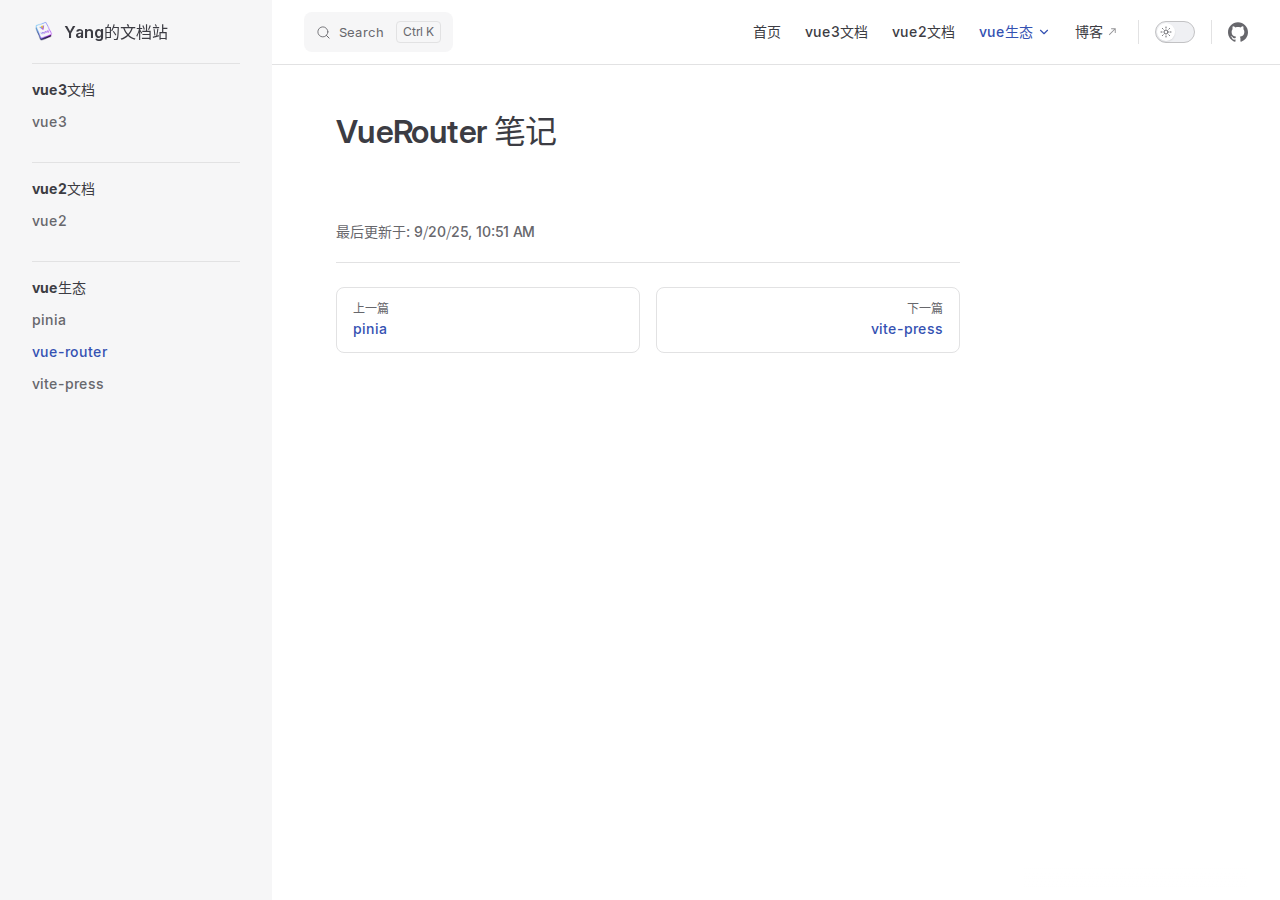
<file: vue-ecology/vue-router.html>
<!DOCTYPE html>
<html lang="zh-CN" dir="ltr">
  <head>
    <meta charset="utf-8">
    <meta name="viewport" content="width=device-width,initial-scale=1">
    <title>VueRouter 笔记 | Yang的文档站</title>
    <meta name="description" content="一个记录我学习前端的文档站，系统梳理前端核心概念、API用法及实现原理，方便查阅和复习">
    <meta name="generator" content="VitePress v2.0.0-alpha.12">
    <link rel="preload stylesheet" href="/assets/style.4S0CK3xx.css" as="style">
    <link rel="preload stylesheet" href="/vp-icons.css" as="style">
    
    <script type="module" src="/assets/app.BZa2uqiO.js"></script>
    <link rel="preload" href="/assets/inter-roman-latin.Di8DUHzh.woff2" as="font" type="font/woff2" crossorigin="">
    <link rel="modulepreload" href="/assets/chunks/theme.hw8GdWso.js">
    <link rel="modulepreload" href="/assets/chunks/framework.DeYX_sqr.js">
    <link rel="modulepreload" href="/assets/vue-ecology_vue-router.md.vhA_WaY3.lean.js">
    <link rel="icon" type="image/png" href="/logo.png">
    <script id="check-dark-mode">(()=>{const e=localStorage.getItem("vitepress-theme-appearance")||"auto",a=window.matchMedia("(prefers-color-scheme: dark)").matches;(!e||e==="auto"?a:e==="dark")&&document.documentElement.classList.add("dark")})();</script>
    <script id="check-mac-os">document.documentElement.classList.toggle("mac",/Mac|iPhone|iPod|iPad/i.test(navigator.platform));</script>
  </head>
  <body>
    <div id="app"><div class="Layout" data-v-7929bbaf><!--[--><!--]--><!--[--><span tabindex="-1" data-v-14444a4e></span><a href="#VPContent" class="VPSkipLink visually-hidden" data-v-14444a4e>跳转到内容</a><!--]--><!----><header class="VPNav" data-v-7929bbaf data-v-e52c61a4><div class="VPNavBar" data-v-e52c61a4 data-v-98c1242d><div class="wrapper" data-v-98c1242d><div class="container" data-v-98c1242d><div class="title" data-v-98c1242d><div class="VPNavBarTitle has-sidebar" data-v-98c1242d data-v-289dab7b><a class="title" href="/" data-v-289dab7b><!--[--><!--]--><!--[--><img class="VPImage logo" src="/logo.png" alt data-v-01dca3e4><!--]--><span data-v-289dab7b>Yang的文档站</span><!--[--><!--]--></a></div></div><div class="content" data-v-98c1242d><div class="content-body" data-v-98c1242d><!--[--><!--]--><div class="VPNavBarSearch search" data-v-98c1242d><!--[--><!----><div id="local-search"><button type="button" aria-label="Search" aria-keyshortcuts="/ control+k meta+k" class="DocSearch DocSearch-Button"><span class="DocSearch-Button-Container"><span class="vpi-search DocSearch-Search-Icon"></span><span class="DocSearch-Button-Placeholder">Search</span></span><span class="DocSearch-Button-Keys"><kbd class="DocSearch-Button-Key"></kbd><kbd class="DocSearch-Button-Key"></kbd></span></button></div><!--]--></div><nav aria-labelledby="main-nav-aria-label" class="VPNavBarMenu menu" data-v-98c1242d data-v-79366821><span id="main-nav-aria-label" class="visually-hidden" data-v-79366821> Main Navigation </span><!--[--><!--[--><a class="VPLink link VPNavBarMenuLink" href="/" tabindex="0" data-v-79366821 data-v-1b334db1><!--[--><span data-v-1b334db1>首页</span><!--]--></a><!--]--><!--[--><a class="VPLink link VPNavBarMenuLink" href="/vue3" tabindex="0" data-v-79366821 data-v-1b334db1><!--[--><span data-v-1b334db1>vue3文档</span><!--]--></a><!--]--><!--[--><a class="VPLink link VPNavBarMenuLink" href="/vue2" tabindex="0" data-v-79366821 data-v-1b334db1><!--[--><span data-v-1b334db1>vue2文档</span><!--]--></a><!--]--><!--[--><div class="VPFlyout VPNavBarMenuGroup active" data-v-79366821 data-v-9329f18a><button type="button" class="button" aria-haspopup="true" aria-expanded="false" data-v-9329f18a><span class="text" data-v-9329f18a><!----><span data-v-9329f18a>vue生态</span><span class="vpi-chevron-down text-icon" data-v-9329f18a></span></span></button><div class="menu" data-v-9329f18a><div class="VPMenu" data-v-9329f18a data-v-def05692><div class="items" data-v-def05692><!--[--><!--[--><div class="VPMenuLink" data-v-def05692 data-v-aeddad10><a class="VPLink link" href="/vue-ecology/pinia" data-v-aeddad10><!--[--><span data-v-aeddad10>pinia</span><!--]--></a></div><!--]--><!--[--><div class="VPMenuLink" data-v-def05692 data-v-aeddad10><a class="VPLink link active" href="/vue-ecology/vue-router" data-v-aeddad10><!--[--><span data-v-aeddad10>vue-router</span><!--]--></a></div><!--]--><!--[--><div class="VPMenuLink" data-v-def05692 data-v-aeddad10><a class="VPLink link" href="/vue-ecology/vite-press" data-v-aeddad10><!--[--><span data-v-aeddad10>vite-press</span><!--]--></a></div><!--]--><!--]--></div><!--[--><!--]--></div></div></div><!--]--><!--[--><a class="VPLink link vp-external-link-icon VPNavBarMenuLink" href="http://yang0709.3vfree.club/" target="_blank" rel="noreferrer" tabindex="0" data-v-79366821 data-v-1b334db1><!--[--><span data-v-1b334db1>博客</span><!--]--></a><!--]--><!--]--></nav><!----><div class="VPNavBarAppearance appearance" data-v-98c1242d data-v-201d9d14><button class="VPSwitch VPSwitchAppearance" type="button" role="switch" title aria-checked="false" data-v-201d9d14 data-v-7795f0c0 data-v-ae387c4d><span class="check" data-v-ae387c4d><span class="icon" data-v-ae387c4d><!--[--><span class="vpi-sun sun" data-v-7795f0c0></span><span class="vpi-moon moon" data-v-7795f0c0></span><!--]--></span></span></button></div><div class="VPSocialLinks VPNavBarSocialLinks social-links" data-v-98c1242d data-v-6cfbfcf5 data-v-c0ec5c7a><!--[--><a class="VPSocialLink no-icon" href="https://github.com/yang040709" aria-label="github" target="_blank" rel="me noopener" data-v-c0ec5c7a data-v-5bcde878><span class="vpi-social-github"></span></a><!--]--></div><div class="VPFlyout VPNavBarExtra extra" data-v-98c1242d data-v-ef296e69 data-v-9329f18a><button type="button" class="button" aria-haspopup="true" aria-expanded="false" aria-label="extra navigation" data-v-9329f18a><span class="vpi-more-horizontal icon" data-v-9329f18a></span></button><div class="menu" data-v-9329f18a><div class="VPMenu" data-v-9329f18a data-v-def05692><!----><!--[--><!--[--><!----><div class="group" data-v-ef296e69><div class="item appearance" data-v-ef296e69><p class="label" data-v-ef296e69>主题</p><div class="appearance-action" data-v-ef296e69><button class="VPSwitch VPSwitchAppearance" type="button" role="switch" title aria-checked="false" data-v-ef296e69 data-v-7795f0c0 data-v-ae387c4d><span class="check" data-v-ae387c4d><span class="icon" data-v-ae387c4d><!--[--><span class="vpi-sun sun" data-v-7795f0c0></span><span class="vpi-moon moon" data-v-7795f0c0></span><!--]--></span></span></button></div></div></div><div class="group" data-v-ef296e69><div class="item social-links" data-v-ef296e69><div class="VPSocialLinks social-links-list" data-v-ef296e69 data-v-c0ec5c7a><!--[--><a class="VPSocialLink no-icon" href="https://github.com/yang040709" aria-label="github" target="_blank" rel="me noopener" data-v-c0ec5c7a data-v-5bcde878><span class="vpi-social-github"></span></a><!--]--></div></div></div><!--]--><!--]--></div></div></div><!--[--><!--]--><button type="button" class="VPNavBarHamburger hamburger" aria-label="mobile navigation" aria-expanded="false" aria-controls="VPNavScreen" data-v-98c1242d data-v-5809bec7><span class="container" data-v-5809bec7><span class="top" data-v-5809bec7></span><span class="middle" data-v-5809bec7></span><span class="bottom" data-v-5809bec7></span></span></button></div></div></div></div><div class="divider" data-v-98c1242d><div class="divider-line" data-v-98c1242d></div></div></div><!----></header><div class="VPLocalNav has-sidebar empty" data-v-7929bbaf data-v-bea4d169><div class="container" data-v-bea4d169><button class="menu" aria-expanded="false" aria-controls="VPSidebarNav" data-v-bea4d169><span class="vpi-align-left menu-icon" data-v-bea4d169></span><span class="menu-text" data-v-bea4d169>菜单</span></button><div class="VPLocalNavOutlineDropdown" style="--vp-vh:0px;" data-v-bea4d169 data-v-3593b7b5><button data-v-3593b7b5>回到顶部</button><!----></div></div></div><aside class="VPSidebar" data-v-7929bbaf data-v-af851ba3><div class="curtain" data-v-af851ba3></div><nav class="nav" id="VPSidebarNav" aria-labelledby="sidebar-aria-label" tabindex="-1" data-v-af851ba3><span class="visually-hidden" id="sidebar-aria-label" data-v-af851ba3> Sidebar Navigation </span><!--[--><!--]--><!--[--><div class="no-transition group" data-v-ff49c4d4><section class="VPSidebarItem level-0" data-v-ff49c4d4 data-v-582d019e><div class="item" role="button" tabindex="0" data-v-582d019e><div class="indicator" data-v-582d019e></div><h2 class="text" data-v-582d019e>vue3文档</h2><!----></div><div class="items" data-v-582d019e><!--[--><div class="VPSidebarItem level-1 is-link" data-v-582d019e data-v-582d019e><div class="item" data-v-582d019e><div class="indicator" data-v-582d019e></div><a class="VPLink link link" href="/vue3" data-v-582d019e><!--[--><p class="text" data-v-582d019e>vue3</p><!--]--></a><!----></div><!----></div><!--]--></div></section></div><div class="no-transition group" data-v-ff49c4d4><section class="VPSidebarItem level-0" data-v-ff49c4d4 data-v-582d019e><div class="item" role="button" tabindex="0" data-v-582d019e><div class="indicator" data-v-582d019e></div><h2 class="text" data-v-582d019e>vue2文档</h2><!----></div><div class="items" data-v-582d019e><!--[--><div class="VPSidebarItem level-1 is-link" data-v-582d019e data-v-582d019e><div class="item" data-v-582d019e><div class="indicator" data-v-582d019e></div><a class="VPLink link link" href="/vue2" data-v-582d019e><!--[--><p class="text" data-v-582d019e>vue2</p><!--]--></a><!----></div><!----></div><!--]--></div></section></div><div class="no-transition group" data-v-ff49c4d4><section class="VPSidebarItem level-0 has-active" data-v-ff49c4d4 data-v-582d019e><div class="item" role="button" tabindex="0" data-v-582d019e><div class="indicator" data-v-582d019e></div><h2 class="text" data-v-582d019e>vue生态</h2><!----></div><div class="items" data-v-582d019e><!--[--><div class="VPSidebarItem level-1 is-link" data-v-582d019e data-v-582d019e><div class="item" data-v-582d019e><div class="indicator" data-v-582d019e></div><a class="VPLink link link" href="/vue-ecology/pinia" data-v-582d019e><!--[--><p class="text" data-v-582d019e>pinia</p><!--]--></a><!----></div><!----></div><div class="VPSidebarItem level-1 is-link" data-v-582d019e data-v-582d019e><div class="item" data-v-582d019e><div class="indicator" data-v-582d019e></div><a class="VPLink link link" href="/vue-ecology/vue-router" data-v-582d019e><!--[--><p class="text" data-v-582d019e>vue-router</p><!--]--></a><!----></div><!----></div><div class="VPSidebarItem level-1 is-link" data-v-582d019e data-v-582d019e><div class="item" data-v-582d019e><div class="indicator" data-v-582d019e></div><a class="VPLink link link" href="/vue-ecology/vite-press" data-v-582d019e><!--[--><p class="text" data-v-582d019e>vite-press</p><!--]--></a><!----></div><!----></div><!--]--></div></section></div><!--]--><!--[--><!--]--></nav></aside><div class="VPContent has-sidebar" id="VPContent" data-v-7929bbaf data-v-29ce1348><div class="VPDoc has-sidebar has-aside" data-v-29ce1348 data-v-2ad964af><!--[--><!--]--><div class="container" data-v-2ad964af><div class="aside" data-v-2ad964af><div class="aside-curtain" data-v-2ad964af></div><div class="aside-container" data-v-2ad964af><div class="aside-content" data-v-2ad964af><div class="VPDocAside" data-v-2ad964af data-v-545f961f><!--[--><!--]--><!--[--><!--]--><nav aria-labelledby="doc-outline-aria-label" class="VPDocAsideOutline" data-v-545f961f data-v-08426a21><div class="content" data-v-08426a21><div class="outline-marker" data-v-08426a21></div><div aria-level="2" class="outline-title" id="doc-outline-aria-label" role="heading" data-v-08426a21>页面导航</div><ul class="VPDocOutlineItem root" data-v-08426a21 data-v-0572cd89><!--[--><!--]--></ul></div></nav><!--[--><!--]--><div class="spacer" data-v-545f961f></div><!--[--><!--]--><!----><!--[--><!--]--><!--[--><!--]--></div></div></div></div><div class="content" data-v-2ad964af><div class="content-container" data-v-2ad964af><!--[--><!--]--><main class="main" data-v-2ad964af><div style="position:relative;" class="vp-doc _vue-ecology_vue-router" data-v-2ad964af><div><h1 id="vuerouter-笔记" tabindex="-1">VueRouter 笔记 <a class="header-anchor" href="#vuerouter-笔记" aria-label="Permalink to “VueRouter 笔记”">​</a></h1></div></div></main><footer class="VPDocFooter" data-v-2ad964af data-v-b79906df><!--[--><!--]--><div class="edit-info" data-v-b79906df><!----><div class="last-updated" data-v-b79906df><p class="VPLastUpdated" data-v-b79906df data-v-26ab6afe>最后更新于: <time datetime="2025-09-20T10:51:29.000Z" data-v-26ab6afe></time></p></div></div><nav class="prev-next" aria-labelledby="doc-footer-aria-label" data-v-b79906df><span class="visually-hidden" id="doc-footer-aria-label" data-v-b79906df>Pager</span><div class="pager" data-v-b79906df><a class="VPLink link pager-link prev" href="/vue-ecology/pinia" data-v-b79906df><!--[--><span class="desc" data-v-b79906df>上一篇</span><span class="title" data-v-b79906df>pinia</span><!--]--></a></div><div class="pager" data-v-b79906df><a class="VPLink link pager-link next" href="/vue-ecology/vite-press" data-v-b79906df><!--[--><span class="desc" data-v-b79906df>下一篇</span><span class="title" data-v-b79906df>vite-press</span><!--]--></a></div></nav></footer><!--[--><!--]--></div></div></div><!--[--><!--]--></div></div><footer class="VPFooter has-sidebar" data-v-7929bbaf data-v-2f56e334><div class="container" data-v-2f56e334><p class="message" data-v-2f56e334>基于 MIT 许可发布</p><p class="copyright" data-v-2f56e334>版权所有  © 2025-至今 <a href='https://github.com/yang040709/yang-document-station'>Yang 的文档站</a></p></div></footer><!--[--><!--]--></div></div>
    <script>window.__VP_HASH_MAP__=JSON.parse("{\"index.md\":\"De0THVWV\",\"vue-ecology_pinia.md\":\"DkueEN8Q\",\"vue-ecology_vite-press.md\":\"KGPCRl1N\",\"vue-ecology_vue-router.md\":\"vhA_WaY3\",\"vue2_index.md\":\"lb2TUnzw\",\"vue3_index.md\":\"B0ZZ6erp\"}");window.__VP_SITE_DATA__=JSON.parse("{\"lang\":\"zh-CN\",\"dir\":\"ltr\",\"title\":\"Yang的文档站\",\"titleTemplate\":\":title | Yang的文档站\",\"description\":\"一个记录我学习前端的文档站，系统梳理前端核心概念、API用法及实现原理，方便查阅和复习\",\"base\":\"/\",\"head\":[],\"router\":{\"prefetchLinks\":true},\"appearance\":true,\"themeConfig\":{\"logo\":\"/logo.png\",\"nav\":[{\"text\":\"首页\",\"link\":\"/\"},{\"text\":\"vue3文档\",\"link\":\"/vue3\"},{\"text\":\"vue2文档\",\"link\":\"/vue2\"},{\"text\":\"vue生态\",\"items\":[{\"text\":\"pinia\",\"link\":\"/vue-ecology/pinia\"},{\"text\":\"vue-router\",\"link\":\"/vue-ecology/vue-router\"},{\"text\":\"vite-press\",\"link\":\"/vue-ecology/vite-press\"}]},{\"text\":\"博客\",\"link\":\"http://yang0709.3vfree.club/\"}],\"sidebar\":{\"/\":[{\"text\":\"vue3文档\",\"items\":[{\"text\":\"vue3\",\"link\":\"/vue3\"}]},{\"text\":\"vue2文档\",\"items\":[{\"text\":\"vue2\",\"link\":\"/vue2\"}]},{\"text\":\"vue生态\",\"items\":[{\"text\":\"pinia\",\"link\":\"/vue-ecology/pinia\"},{\"text\":\"vue-router\",\"link\":\"/vue-ecology/vue-router\"},{\"text\":\"vite-press\",\"link\":\"/vue-ecology/vite-press\"}]}]},\"socialLinks\":[{\"icon\":\"github\",\"link\":\"https://github.com/yang040709\"}],\"footer\":{\"message\":\"基于 MIT 许可发布\",\"copyright\":\"版权所有  © 2025-至今 <a href='https://github.com/yang040709/yang-document-station'>Yang 的文档站</a>\"},\"docFooter\":{\"prev\":\"上一篇\",\"next\":\"下一篇\"},\"search\":{\"provider\":\"local\"},\"outline\":{\"label\":\"页面导航\",\"level\":[2,3]},\"lastUpdated\":{\"text\":\"最后更新于\"},\"notFound\":{\"title\":\"页面未找到\",\"quote\":\"但如果你不改变方向，并且继续寻找，你可能最终会到达你所前往的地方。\",\"linkLabel\":\"前往首页\",\"linkText\":\"带我回首页\"},\"langMenuLabel\":\"多语言\",\"returnToTopLabel\":\"回到顶部\",\"sidebarMenuLabel\":\"菜单\",\"darkModeSwitchLabel\":\"主题\",\"lightModeSwitchTitle\":\"切换到浅色模式\",\"darkModeSwitchTitle\":\"切换到深色模式\",\"skipToContentLabel\":\"跳转到内容\"},\"locales\":{},\"scrollOffset\":134,\"cleanUrls\":true,\"additionalConfig\":{}}");</script>
    
  </body>
</html>
</file>
<file: assets/style.4S0CK3xx.css>
@font-face{font-family:Inter;font-style:normal;font-weight:100 900;font-display:swap;src:url(/assets/inter-roman-cyrillic-ext.BBPuwvHQ.woff2) format("woff2");unicode-range:U+0460-052F,U+1C80-1C88,U+20B4,U+2DE0-2DFF,U+A640-A69F,U+FE2E-FE2F}@font-face{font-family:Inter;font-style:normal;font-weight:100 900;font-display:swap;src:url(/assets/inter-roman-cyrillic.C5lxZ8CY.woff2) format("woff2");unicode-range:U+0301,U+0400-045F,U+0490-0491,U+04B0-04B1,U+2116}@font-face{font-family:Inter;font-style:normal;font-weight:100 900;font-display:swap;src:url(/assets/inter-roman-greek-ext.CqjqNYQ-.woff2) format("woff2");unicode-range:U+1F00-1FFF}@font-face{font-family:Inter;font-style:normal;font-weight:100 900;font-display:swap;src:url(/assets/inter-roman-greek.BBVDIX6e.woff2) format("woff2");unicode-range:U+0370-0377,U+037A-037F,U+0384-038A,U+038C,U+038E-03A1,U+03A3-03FF}@font-face{font-family:Inter;font-style:normal;font-weight:100 900;font-display:swap;src:url(/assets/inter-roman-vietnamese.BjW4sHH5.woff2) format("woff2");unicode-range:U+0102-0103,U+0110-0111,U+0128-0129,U+0168-0169,U+01A0-01A1,U+01AF-01B0,U+0300-0301,U+0303-0304,U+0308-0309,U+0323,U+0329,U+1EA0-1EF9,U+20AB}@font-face{font-family:Inter;font-style:normal;font-weight:100 900;font-display:swap;src:url(/assets/inter-roman-latin-ext.4ZJIpNVo.woff2) format("woff2");unicode-range:U+0100-02AF,U+0304,U+0308,U+0329,U+1E00-1E9F,U+1EF2-1EFF,U+2020,U+20A0-20AB,U+20AD-20C0,U+2113,U+2C60-2C7F,U+A720-A7FF}@font-face{font-family:Inter;font-style:normal;font-weight:100 900;font-display:swap;src:url(/assets/inter-roman-latin.Di8DUHzh.woff2) format("woff2");unicode-range:U+0000-00FF,U+0131,U+0152-0153,U+02BB-02BC,U+02C6,U+02DA,U+02DC,U+0304,U+0308,U+0329,U+2000-206F,U+2074,U+20AC,U+2122,U+2191,U+2193,U+2212,U+2215,U+FEFF,U+FFFD}@font-face{font-family:Inter;font-style:italic;font-weight:100 900;font-display:swap;src:url(/assets/inter-italic-cyrillic-ext.r48I6akx.woff2) format("woff2");unicode-range:U+0460-052F,U+1C80-1C88,U+20B4,U+2DE0-2DFF,U+A640-A69F,U+FE2E-FE2F}@font-face{font-family:Inter;font-style:italic;font-weight:100 900;font-display:swap;src:url(/assets/inter-italic-cyrillic.By2_1cv3.woff2) format("woff2");unicode-range:U+0301,U+0400-045F,U+0490-0491,U+04B0-04B1,U+2116}@font-face{font-family:Inter;font-style:italic;font-weight:100 900;font-display:swap;src:url(/assets/inter-italic-greek-ext.1u6EdAuj.woff2) format("woff2");unicode-range:U+1F00-1FFF}@font-face{font-family:Inter;font-style:italic;font-weight:100 900;font-display:swap;src:url(/assets/inter-italic-greek.DJ8dCoTZ.woff2) format("woff2");unicode-range:U+0370-0377,U+037A-037F,U+0384-038A,U+038C,U+038E-03A1,U+03A3-03FF}@font-face{font-family:Inter;font-style:italic;font-weight:100 900;font-display:swap;src:url(/assets/inter-italic-vietnamese.BSbpV94h.woff2) format("woff2");unicode-range:U+0102-0103,U+0110-0111,U+0128-0129,U+0168-0169,U+01A0-01A1,U+01AF-01B0,U+0300-0301,U+0303-0304,U+0308-0309,U+0323,U+0329,U+1EA0-1EF9,U+20AB}@font-face{font-family:Inter;font-style:italic;font-weight:100 900;font-display:swap;src:url(/assets/inter-italic-latin-ext.CN1xVJS-.woff2) format("woff2");unicode-range:U+0100-02AF,U+0304,U+0308,U+0329,U+1E00-1E9F,U+1EF2-1EFF,U+2020,U+20A0-20AB,U+20AD-20C0,U+2113,U+2C60-2C7F,U+A720-A7FF}@font-face{font-family:Inter;font-style:italic;font-weight:100 900;font-display:swap;src:url(/assets/inter-italic-latin.C2AdPX0b.woff2) format("woff2");unicode-range:U+0000-00FF,U+0131,U+0152-0153,U+02BB-02BC,U+02C6,U+02DA,U+02DC,U+0304,U+0308,U+0329,U+2000-206F,U+2074,U+20AC,U+2122,U+2191,U+2193,U+2212,U+2215,U+FEFF,U+FFFD}@font-face{font-family:Punctuation SC;font-weight:400;src:local("PingFang SC Regular"),local("Noto Sans CJK SC"),local("Microsoft YaHei");unicode-range:U+201C,U+201D,U+2018,U+2019,U+2E3A,U+2014,U+2013,U+2026,U+00B7,U+007E,U+002F}@font-face{font-family:Punctuation SC;font-weight:500;src:local("PingFang SC Medium"),local("Noto Sans CJK SC"),local("Microsoft YaHei");unicode-range:U+201C,U+201D,U+2018,U+2019,U+2E3A,U+2014,U+2013,U+2026,U+00B7,U+007E,U+002F}@font-face{font-family:Punctuation SC;font-weight:600;src:local("PingFang SC Semibold"),local("Noto Sans CJK SC Bold"),local("Microsoft YaHei Bold");unicode-range:U+201C,U+201D,U+2018,U+2019,U+2E3A,U+2014,U+2013,U+2026,U+00B7,U+007E,U+002F}@font-face{font-family:Punctuation SC;font-weight:700;src:local("PingFang SC Semibold"),local("Noto Sans CJK SC Bold"),local("Microsoft YaHei Bold");unicode-range:U+201C,U+201D,U+2018,U+2019,U+2E3A,U+2014,U+2013,U+2026,U+00B7,U+007E,U+002F}:root{--vp-c-white: #ffffff;--vp-c-black: #000000;--vp-c-neutral: var(--vp-c-black);--vp-c-neutral-inverse: var(--vp-c-white)}.dark{--vp-c-neutral: var(--vp-c-white);--vp-c-neutral-inverse: var(--vp-c-black)}:root{--vp-c-gray-1: #dddde3;--vp-c-gray-2: #e4e4e9;--vp-c-gray-3: #ebebef;--vp-c-gray-soft: rgba(142, 150, 170, .14);--vp-c-indigo-1: #3451b2;--vp-c-indigo-2: #3a5ccc;--vp-c-indigo-3: #5672cd;--vp-c-indigo-soft: rgba(100, 108, 255, .14);--vp-c-purple-1: #6f42c1;--vp-c-purple-2: #7e4cc9;--vp-c-purple-3: #8e5cd9;--vp-c-purple-soft: rgba(159, 122, 234, .14);--vp-c-green-1: #18794e;--vp-c-green-2: #299764;--vp-c-green-3: #30a46c;--vp-c-green-soft: rgba(16, 185, 129, .14);--vp-c-yellow-1: #915930;--vp-c-yellow-2: #946300;--vp-c-yellow-3: #9f6a00;--vp-c-yellow-soft: rgba(234, 179, 8, .14);--vp-c-red-1: #b8272c;--vp-c-red-2: #d5393e;--vp-c-red-3: #e0575b;--vp-c-red-soft: rgba(244, 63, 94, .14);--vp-c-sponsor: #db2777}.dark{--vp-c-gray-1: #515c67;--vp-c-gray-2: #414853;--vp-c-gray-3: #32363f;--vp-c-gray-soft: rgba(101, 117, 133, .16);--vp-c-indigo-1: #a8b1ff;--vp-c-indigo-2: #5c73e7;--vp-c-indigo-3: #3e63dd;--vp-c-indigo-soft: rgba(100, 108, 255, .16);--vp-c-purple-1: #c8abfa;--vp-c-purple-2: #a879e6;--vp-c-purple-3: #8e5cd9;--vp-c-purple-soft: rgba(159, 122, 234, .16);--vp-c-green-1: #3dd68c;--vp-c-green-2: #30a46c;--vp-c-green-3: #298459;--vp-c-green-soft: rgba(16, 185, 129, .16);--vp-c-yellow-1: #f9b44e;--vp-c-yellow-2: #da8b17;--vp-c-yellow-3: #a46a0a;--vp-c-yellow-soft: rgba(234, 179, 8, .16);--vp-c-red-1: #f66f81;--vp-c-red-2: #f14158;--vp-c-red-3: #b62a3c;--vp-c-red-soft: rgba(244, 63, 94, .16)}:root{--vp-c-bg: #ffffff;--vp-c-bg-alt: #f6f6f7;--vp-c-bg-elv: #ffffff;--vp-c-bg-soft: #f6f6f7}.dark{--vp-c-bg: #1b1b1f;--vp-c-bg-alt: #161618;--vp-c-bg-elv: #202127;--vp-c-bg-soft: #202127}:root{--vp-c-border: #c2c2c4;--vp-c-divider: #e2e2e3;--vp-c-gutter: #e2e2e3}.dark{--vp-c-border: #3c3f44;--vp-c-divider: #2e2e32;--vp-c-gutter: #000000}:root{--vp-c-text-1: #3c3c43;--vp-c-text-2: #67676c;--vp-c-text-3: #929295}.dark{--vp-c-text-1: #dfdfd6;--vp-c-text-2: #98989f;--vp-c-text-3: #6a6a71}:root{--vp-c-default-1: var(--vp-c-gray-1);--vp-c-default-2: var(--vp-c-gray-2);--vp-c-default-3: var(--vp-c-gray-3);--vp-c-default-soft: var(--vp-c-gray-soft);--vp-c-brand-1: var(--vp-c-indigo-1);--vp-c-brand-2: var(--vp-c-indigo-2);--vp-c-brand-3: var(--vp-c-indigo-3);--vp-c-brand-soft: var(--vp-c-indigo-soft);--vp-c-brand: var(--vp-c-brand-1);--vp-c-tip-1: var(--vp-c-brand-1);--vp-c-tip-2: var(--vp-c-brand-2);--vp-c-tip-3: var(--vp-c-brand-3);--vp-c-tip-soft: var(--vp-c-brand-soft);--vp-c-note-1: var(--vp-c-brand-1);--vp-c-note-2: var(--vp-c-brand-2);--vp-c-note-3: var(--vp-c-brand-3);--vp-c-note-soft: var(--vp-c-brand-soft);--vp-c-success-1: var(--vp-c-green-1);--vp-c-success-2: var(--vp-c-green-2);--vp-c-success-3: var(--vp-c-green-3);--vp-c-success-soft: var(--vp-c-green-soft);--vp-c-important-1: var(--vp-c-purple-1);--vp-c-important-2: var(--vp-c-purple-2);--vp-c-important-3: var(--vp-c-purple-3);--vp-c-important-soft: var(--vp-c-purple-soft);--vp-c-warning-1: var(--vp-c-yellow-1);--vp-c-warning-2: var(--vp-c-yellow-2);--vp-c-warning-3: var(--vp-c-yellow-3);--vp-c-warning-soft: var(--vp-c-yellow-soft);--vp-c-danger-1: var(--vp-c-red-1);--vp-c-danger-2: var(--vp-c-red-2);--vp-c-danger-3: var(--vp-c-red-3);--vp-c-danger-soft: var(--vp-c-red-soft);--vp-c-caution-1: var(--vp-c-red-1);--vp-c-caution-2: var(--vp-c-red-2);--vp-c-caution-3: var(--vp-c-red-3);--vp-c-caution-soft: var(--vp-c-red-soft)}:root{--vp-font-family-base: "Inter", ui-sans-serif, system-ui, sans-serif, "Apple Color Emoji", "Segoe UI Emoji", "Segoe UI Symbol", "Noto Color Emoji";--vp-font-family-mono: ui-monospace, "Menlo", "Monaco", "Consolas", "Liberation Mono", "Courier New", monospace;font-optical-sizing:auto}:root:where(:lang(zh)){--vp-font-family-base: "Punctuation SC", "Inter", ui-sans-serif, system-ui, sans-serif, "Apple Color Emoji", "Segoe UI Emoji", "Segoe UI Symbol", "Noto Color Emoji"}:root{--vp-shadow-1: 0 1px 2px rgba(0, 0, 0, .04), 0 1px 2px rgba(0, 0, 0, .06);--vp-shadow-2: 0 3px 12px rgba(0, 0, 0, .07), 0 1px 4px rgba(0, 0, 0, .07);--vp-shadow-3: 0 12px 32px rgba(0, 0, 0, .1), 0 2px 6px rgba(0, 0, 0, .08);--vp-shadow-4: 0 14px 44px rgba(0, 0, 0, .12), 0 3px 9px rgba(0, 0, 0, .12);--vp-shadow-5: 0 18px 56px rgba(0, 0, 0, .16), 0 4px 12px rgba(0, 0, 0, .16)}:root{--vp-z-index-footer: 10;--vp-z-index-local-nav: 20;--vp-z-index-nav: 30;--vp-z-index-layout-top: 40;--vp-z-index-backdrop: 50;--vp-z-index-sidebar: 60}@media (min-width: 960px){:root{--vp-z-index-sidebar: 25}}:root{--vp-layout-max-width: 1440px}:root{--vp-header-anchor-symbol: "#"}:root{--vp-code-line-height: 1.7;--vp-code-font-size: .875em;--vp-code-color: var(--vp-c-brand-1);--vp-code-link-color: var(--vp-c-brand-1);--vp-code-link-hover-color: var(--vp-c-brand-2);--vp-code-bg: var(--vp-c-default-soft);--vp-code-block-color: var(--vp-c-text-2);--vp-code-block-bg: var(--vp-c-bg-alt);--vp-code-block-divider-color: var(--vp-c-gutter);--vp-code-lang-color: var(--vp-c-text-2);--vp-code-line-highlight-color: var(--vp-c-default-soft);--vp-code-line-number-color: var(--vp-c-text-2);--vp-code-line-diff-add-color: var(--vp-c-success-soft);--vp-code-line-diff-add-symbol-color: var(--vp-c-success-1);--vp-code-line-diff-remove-color: var(--vp-c-danger-soft);--vp-code-line-diff-remove-symbol-color: var(--vp-c-danger-1);--vp-code-line-warning-color: var(--vp-c-warning-soft);--vp-code-line-error-color: var(--vp-c-danger-soft);--vp-code-copy-code-border-color: var(--vp-c-divider);--vp-code-copy-code-bg: var(--vp-c-bg-soft);--vp-code-copy-code-hover-border-color: var(--vp-c-divider);--vp-code-copy-code-hover-bg: var(--vp-c-bg);--vp-code-copy-code-active-text: var(--vp-c-text-2);--vp-code-copy-copied-text-content: "Copied";--vp-code-tab-divider: var(--vp-code-block-divider-color);--vp-code-tab-text-color: var(--vp-c-text-2);--vp-code-tab-bg: var(--vp-code-block-bg);--vp-code-tab-hover-text-color: var(--vp-c-text-1);--vp-code-tab-active-text-color: var(--vp-c-text-1);--vp-code-tab-active-bar-color: var(--vp-c-brand-1)}:lang(es),:lang(pt){--vp-code-copy-copied-text-content: "Copiado"}:lang(fa){--vp-code-copy-copied-text-content: "کپی شد"}:lang(ko){--vp-code-copy-copied-text-content: "복사됨"}:lang(ru){--vp-code-copy-copied-text-content: "Скопировано"}:lang(zh){--vp-code-copy-copied-text-content: "已复制"}:root{--vp-button-brand-border: transparent;--vp-button-brand-text: var(--vp-c-white);--vp-button-brand-bg: var(--vp-c-brand-3);--vp-button-brand-hover-border: transparent;--vp-button-brand-hover-text: var(--vp-c-white);--vp-button-brand-hover-bg: var(--vp-c-brand-2);--vp-button-brand-active-border: transparent;--vp-button-brand-active-text: var(--vp-c-white);--vp-button-brand-active-bg: var(--vp-c-brand-1);--vp-button-alt-border: transparent;--vp-button-alt-text: var(--vp-c-text-1);--vp-button-alt-bg: var(--vp-c-default-3);--vp-button-alt-hover-border: transparent;--vp-button-alt-hover-text: var(--vp-c-text-1);--vp-button-alt-hover-bg: var(--vp-c-default-2);--vp-button-alt-active-border: transparent;--vp-button-alt-active-text: var(--vp-c-text-1);--vp-button-alt-active-bg: var(--vp-c-default-1);--vp-button-sponsor-border: var(--vp-c-text-2);--vp-button-sponsor-text: var(--vp-c-text-2);--vp-button-sponsor-bg: transparent;--vp-button-sponsor-hover-border: var(--vp-c-sponsor);--vp-button-sponsor-hover-text: var(--vp-c-sponsor);--vp-button-sponsor-hover-bg: transparent;--vp-button-sponsor-active-border: var(--vp-c-sponsor);--vp-button-sponsor-active-text: var(--vp-c-sponsor);--vp-button-sponsor-active-bg: transparent}:root{--vp-custom-block-font-size: 14px;--vp-custom-block-code-font-size: 13px;--vp-custom-block-info-border: transparent;--vp-custom-block-info-text: var(--vp-c-text-1);--vp-custom-block-info-bg: var(--vp-c-default-soft);--vp-custom-block-info-code-bg: var(--vp-c-default-soft);--vp-custom-block-note-border: transparent;--vp-custom-block-note-text: var(--vp-c-text-1);--vp-custom-block-note-bg: var(--vp-c-default-soft);--vp-custom-block-note-code-bg: var(--vp-c-default-soft);--vp-custom-block-tip-border: transparent;--vp-custom-block-tip-text: var(--vp-c-text-1);--vp-custom-block-tip-bg: var(--vp-c-tip-soft);--vp-custom-block-tip-code-bg: var(--vp-c-tip-soft);--vp-custom-block-important-border: transparent;--vp-custom-block-important-text: var(--vp-c-text-1);--vp-custom-block-important-bg: var(--vp-c-important-soft);--vp-custom-block-important-code-bg: var(--vp-c-important-soft);--vp-custom-block-warning-border: transparent;--vp-custom-block-warning-text: var(--vp-c-text-1);--vp-custom-block-warning-bg: var(--vp-c-warning-soft);--vp-custom-block-warning-code-bg: var(--vp-c-warning-soft);--vp-custom-block-danger-border: transparent;--vp-custom-block-danger-text: var(--vp-c-text-1);--vp-custom-block-danger-bg: var(--vp-c-danger-soft);--vp-custom-block-danger-code-bg: var(--vp-c-danger-soft);--vp-custom-block-caution-border: transparent;--vp-custom-block-caution-text: var(--vp-c-text-1);--vp-custom-block-caution-bg: var(--vp-c-caution-soft);--vp-custom-block-caution-code-bg: var(--vp-c-caution-soft);--vp-custom-block-details-border: var(--vp-custom-block-info-border);--vp-custom-block-details-text: var(--vp-custom-block-info-text);--vp-custom-block-details-bg: var(--vp-custom-block-info-bg);--vp-custom-block-details-code-bg: var(--vp-custom-block-info-code-bg)}:root{--vp-input-border-color: var(--vp-c-border);--vp-input-bg-color: var(--vp-c-bg-alt);--vp-input-switch-bg-color: var(--vp-c-default-soft)}:root{--vp-nav-height: 64px;--vp-nav-bg-color: var(--vp-c-bg);--vp-nav-screen-bg-color: var(--vp-c-bg);--vp-nav-logo-height: 24px}.hide-nav{--vp-nav-height: 0px}.hide-nav .VPSidebar{--vp-nav-height: 22px}:root{--vp-local-nav-bg-color: var(--vp-c-bg)}:root{--vp-sidebar-width: 272px;--vp-sidebar-bg-color: var(--vp-c-bg-alt)}:root{--vp-backdrop-bg-color: rgba(0, 0, 0, .6)}:root{--vp-home-hero-name-color: var(--vp-c-brand-1);--vp-home-hero-name-background: transparent;--vp-home-hero-image-background-image: none;--vp-home-hero-image-filter: none}:root{--vp-badge-info-border: transparent;--vp-badge-info-text: var(--vp-c-text-2);--vp-badge-info-bg: var(--vp-c-default-soft);--vp-badge-tip-border: transparent;--vp-badge-tip-text: var(--vp-c-tip-1);--vp-badge-tip-bg: var(--vp-c-tip-soft);--vp-badge-warning-border: transparent;--vp-badge-warning-text: var(--vp-c-warning-1);--vp-badge-warning-bg: var(--vp-c-warning-soft);--vp-badge-danger-border: transparent;--vp-badge-danger-text: var(--vp-c-danger-1);--vp-badge-danger-bg: var(--vp-c-danger-soft)}:root{--vp-carbon-ads-text-color: var(--vp-c-text-1);--vp-carbon-ads-poweredby-color: var(--vp-c-text-2);--vp-carbon-ads-bg-color: var(--vp-c-bg-soft);--vp-carbon-ads-hover-text-color: var(--vp-c-brand-1);--vp-carbon-ads-hover-poweredby-color: var(--vp-c-text-1)}:root{--vp-local-search-bg: var(--vp-c-bg);--vp-local-search-result-bg: var(--vp-c-bg);--vp-local-search-result-border: var(--vp-c-divider);--vp-local-search-result-selected-bg: var(--vp-c-bg);--vp-local-search-result-selected-border: var(--vp-c-brand-1);--vp-local-search-highlight-bg: var(--vp-c-brand-1);--vp-local-search-highlight-text: var(--vp-c-neutral-inverse)}@media (prefers-reduced-motion: reduce){*,:before,:after{animation-delay:-1ms!important;animation-duration:1ms!important;animation-iteration-count:1!important;background-attachment:initial!important;scroll-behavior:auto!important;transition-duration:0s!important;transition-delay:0s!important}}*,:before,:after{box-sizing:border-box}html{line-height:1.4;font-size:16px;-webkit-text-size-adjust:100%}html.dark{color-scheme:dark}body{margin:0;width:100%;min-width:320px;min-height:100vh;line-height:24px;font-family:var(--vp-font-family-base);font-size:16px;font-weight:400;color:var(--vp-c-text-1);background-color:var(--vp-c-bg);font-synthesis:style;text-rendering:optimizeLegibility;-webkit-font-smoothing:antialiased;-moz-osx-font-smoothing:grayscale}main{display:block}h1,h2,h3,h4,h5,h6{margin:0;line-height:24px;font-size:16px;font-weight:400}p{margin:0}strong,b{font-weight:600}a,area,button,[role=button],input,label,select,summary,textarea{touch-action:manipulation}a{color:inherit;text-decoration:inherit}ol,ul{list-style:none;margin:0;padding:0}blockquote{margin:0}pre,code,kbd,samp{font-family:var(--vp-font-family-mono)}img,svg,video,canvas,audio,iframe,embed,object{display:block}figure{margin:0}img,video{max-width:100%;height:auto}button,input,optgroup,select,textarea{border:0;padding:0;line-height:inherit;color:inherit}button{padding:0;font-family:inherit;background-color:transparent;background-image:none}button:enabled,[role=button]:enabled{cursor:pointer}button:focus,button:focus-visible{outline:1px dotted;outline:4px auto -webkit-focus-ring-color}button:focus:not(:focus-visible){outline:none!important}input:focus,textarea:focus,select:focus{outline:none}table{border-collapse:collapse}input{background-color:transparent}input:-ms-input-placeholder,textarea:-ms-input-placeholder{color:var(--vp-c-text-3)}input::-ms-input-placeholder,textarea::-ms-input-placeholder{color:var(--vp-c-text-3)}input::placeholder,textarea::placeholder{color:var(--vp-c-text-3)}input::-webkit-outer-spin-button,input::-webkit-inner-spin-button{-webkit-appearance:none;margin:0}input[type=number]{-moz-appearance:textfield}textarea{resize:vertical}select{-webkit-appearance:none}fieldset{margin:0;padding:0}h1,h2,h3,h4,h5,h6,li,p{overflow-wrap:break-word}vite-error-overlay{z-index:9999}mjx-container{overflow-x:auto}mjx-container>svg{display:inline-block;margin:auto}[class^=vpi-],[class*=" vpi-"],.vp-icon{width:1em;height:1em}[class^=vpi-].bg,[class*=" vpi-"].bg,.vp-icon.bg{background-size:100% 100%;background-color:transparent}[class^=vpi-]:not(.bg),[class*=" vpi-"]:not(.bg),.vp-icon:not(.bg){-webkit-mask:var(--icon) no-repeat;mask:var(--icon) no-repeat;-webkit-mask-size:100% 100%;mask-size:100% 100%;background-color:currentColor;color:inherit}.vpi-align-left{--icon: url("data:image/svg+xml,%3Csvg xmlns='http://www.w3.org/2000/svg' viewBox='0 0 24 24'%3E%3Cpath fill='none' stroke='black' stroke-linecap='round' stroke-linejoin='round' stroke-width='2' d='M15 12H3m14 6H3M21 6H3'/%3E%3C/svg%3E")}.vpi-arrow-right,.vpi-arrow-down,.vpi-arrow-left,.vpi-arrow-up{--icon: url("data:image/svg+xml,%3Csvg xmlns='http://www.w3.org/2000/svg' viewBox='0 0 24 24'%3E%3Cpath fill='none' stroke='black' stroke-linecap='round' stroke-linejoin='round' stroke-width='2' d='M5 12h14m-7-7l7 7l-7 7'/%3E%3C/svg%3E")}.vpi-chevron-right,.vpi-chevron-down,.vpi-chevron-left,.vpi-chevron-up{--icon: url("data:image/svg+xml,%3Csvg xmlns='http://www.w3.org/2000/svg' viewBox='0 0 24 24'%3E%3Cpath fill='none' stroke='black' stroke-linecap='round' stroke-linejoin='round' stroke-width='2' d='m9 18l6-6l-6-6'/%3E%3C/svg%3E")}.vpi-chevron-down,.vpi-arrow-down{transform:rotate(90deg)}.vpi-chevron-left,.vpi-arrow-left{transform:rotate(180deg)}.vpi-chevron-up,.vpi-arrow-up{transform:rotate(-90deg)}.vpi-square-pen{--icon: url("data:image/svg+xml,%3Csvg xmlns='http://www.w3.org/2000/svg' viewBox='0 0 24 24'%3E%3Cg fill='none' stroke='black' stroke-linecap='round' stroke-linejoin='round' stroke-width='2'%3E%3Cpath d='M12 3H5a2 2 0 0 0-2 2v14a2 2 0 0 0 2 2h14a2 2 0 0 0 2-2v-7'/%3E%3Cpath d='M18.375 2.625a1 1 0 0 1 3 3l-9.013 9.014a2 2 0 0 1-.853.505l-2.873.84a.5.5 0 0 1-.62-.62l.84-2.873a2 2 0 0 1 .506-.852z'/%3E%3C/g%3E%3C/svg%3E")}.vpi-plus{--icon: url("data:image/svg+xml,%3Csvg xmlns='http://www.w3.org/2000/svg' viewBox='0 0 24 24'%3E%3Cpath fill='none' stroke='black' stroke-linecap='round' stroke-linejoin='round' stroke-width='2' d='M5 12h14m-7-7v14'/%3E%3C/svg%3E")}.vpi-sun{--icon: url("data:image/svg+xml,%3Csvg xmlns='http://www.w3.org/2000/svg' viewBox='0 0 24 24'%3E%3Cg fill='none' stroke='black' stroke-linecap='round' stroke-linejoin='round' stroke-width='2'%3E%3Ccircle cx='12' cy='12' r='4'/%3E%3Cpath d='M12 2v2m0 16v2M4.93 4.93l1.41 1.41m11.32 11.32l1.41 1.41M2 12h2m16 0h2M6.34 17.66l-1.41 1.41M19.07 4.93l-1.41 1.41'/%3E%3C/g%3E%3C/svg%3E")}.vpi-moon{--icon: url("data:image/svg+xml,%3Csvg xmlns='http://www.w3.org/2000/svg' viewBox='0 0 24 24'%3E%3Cpath fill='none' stroke='black' stroke-linecap='round' stroke-linejoin='round' stroke-width='2' d='M12 3a6 6 0 0 0 9 9a9 9 0 1 1-9-9'/%3E%3C/svg%3E")}.vpi-more-horizontal{--icon: url("data:image/svg+xml,%3Csvg xmlns='http://www.w3.org/2000/svg' viewBox='0 0 24 24'%3E%3Cg fill='none' stroke='black' stroke-linecap='round' stroke-linejoin='round' stroke-width='2'%3E%3Ccircle cx='12' cy='12' r='1'/%3E%3Ccircle cx='19' cy='12' r='1'/%3E%3Ccircle cx='5' cy='12' r='1'/%3E%3C/g%3E%3C/svg%3E")}.vpi-languages{--icon: url("data:image/svg+xml,%3Csvg xmlns='http://www.w3.org/2000/svg' viewBox='0 0 24 24'%3E%3Cpath fill='none' stroke='black' stroke-linecap='round' stroke-linejoin='round' stroke-width='2' d='m5 8l6 6m-7 0l6-6l2-3M2 5h12M7 2h1m14 20l-5-10l-5 10m2-4h6'/%3E%3C/svg%3E")}.vpi-heart{--icon: url("data:image/svg+xml,%3Csvg xmlns='http://www.w3.org/2000/svg' viewBox='0 0 24 24'%3E%3Cpath fill='none' stroke='black' stroke-linecap='round' stroke-linejoin='round' stroke-width='2' d='M19 14c1.49-1.46 3-3.21 3-5.5A5.5 5.5 0 0 0 16.5 3c-1.76 0-3 .5-4.5 2c-1.5-1.5-2.74-2-4.5-2A5.5 5.5 0 0 0 2 8.5c0 2.3 1.5 4.05 3 5.5l7 7Z'/%3E%3C/svg%3E")}.vpi-search{--icon: url("data:image/svg+xml,%3Csvg xmlns='http://www.w3.org/2000/svg' viewBox='0 0 24 24'%3E%3Cg fill='none' stroke='black' stroke-linecap='round' stroke-linejoin='round' stroke-width='1.6'%3E%3Cpath d='m21 21l-4.34-4.34'/%3E%3Ccircle cx='11' cy='11' r='8' stroke-width='1.4'/%3E%3C/g%3E%3C/svg%3E")}.vpi-layout-list{--icon: url("data:image/svg+xml,%3Csvg xmlns='http://www.w3.org/2000/svg' viewBox='0 0 24 24'%3E%3Cg fill='none' stroke='black' stroke-linecap='round' stroke-linejoin='round' stroke-width='2'%3E%3Crect width='7' height='7' x='3' y='3' rx='1'/%3E%3Crect width='7' height='7' x='3' y='14' rx='1'/%3E%3Cpath d='M14 4h7m-7 5h7m-7 6h7m-7 5h7'/%3E%3C/g%3E%3C/svg%3E")}.vpi-delete{--icon: url("data:image/svg+xml,%3Csvg xmlns='http://www.w3.org/2000/svg' viewBox='0 0 24 24'%3E%3Cpath fill='none' stroke='black' stroke-linecap='round' stroke-linejoin='round' stroke-width='2' d='M10 5a2 2 0 0 0-1.344.519l-6.328 5.74a1 1 0 0 0 0 1.481l6.328 5.741A2 2 0 0 0 10 19h10a2 2 0 0 0 2-2V7a2 2 0 0 0-2-2zm2 4l6 6m0-6l-6 6'/%3E%3C/svg%3E")}.vpi-corner-down-left{--icon: url("data:image/svg+xml,%3Csvg xmlns='http://www.w3.org/2000/svg' viewBox='0 0 24 24'%3E%3Cg fill='none' stroke='black' stroke-linecap='round' stroke-linejoin='round' stroke-width='2'%3E%3Cpath d='M20 4v7a4 4 0 0 1-4 4H4'/%3E%3Cpath d='m9 10l-5 5l5 5'/%3E%3C/g%3E%3C/svg%3E")}:root{--vp-icon-copy: url("data:image/svg+xml,%3Csvg xmlns='http://www.w3.org/2000/svg' viewBox='0 0 24 24'%3E%3Cg fill='none' stroke='rgba(128,128,128,1)' stroke-linecap='round' stroke-linejoin='round' stroke-width='2'%3E%3Crect width='8' height='4' x='8' y='2' rx='1' ry='1'/%3E%3Cpath d='M16 4h2a2 2 0 0 1 2 2v14a2 2 0 0 1-2 2H6a2 2 0 0 1-2-2V6a2 2 0 0 1 2-2h2'/%3E%3C/g%3E%3C/svg%3E");--vp-icon-copied: url("data:image/svg+xml,%3Csvg xmlns='http://www.w3.org/2000/svg' viewBox='0 0 24 24'%3E%3Cg fill='none' stroke='rgba(128,128,128,1)' stroke-linecap='round' stroke-linejoin='round' stroke-width='2'%3E%3Crect width='8' height='4' x='8' y='2' rx='1' ry='1'/%3E%3Cpath d='M16 4h2a2 2 0 0 1 2 2v14a2 2 0 0 1-2 2H6a2 2 0 0 1-2-2V6a2 2 0 0 1 2-2h2'/%3E%3Cpath d='m9 14l2 2l4-4'/%3E%3C/g%3E%3C/svg%3E")}.visually-hidden{position:absolute;width:1px;height:1px;white-space:nowrap;clip:rect(0 0 0 0);clip-path:inset(50%);overflow:hidden}.custom-block{border:1px solid transparent;border-radius:8px;padding:16px 16px 8px;line-height:24px;font-size:var(--vp-custom-block-font-size);color:var(--vp-c-text-2)}.custom-block.info{border-color:var(--vp-custom-block-info-border);color:var(--vp-custom-block-info-text);background-color:var(--vp-custom-block-info-bg)}.custom-block.info a,.custom-block.info code{color:var(--vp-c-brand-1)}.custom-block.info a:hover,.custom-block.info a:hover>code{color:var(--vp-c-brand-2)}.custom-block.info code{background-color:var(--vp-custom-block-info-code-bg)}.custom-block.note{border-color:var(--vp-custom-block-note-border);color:var(--vp-custom-block-note-text);background-color:var(--vp-custom-block-note-bg)}.custom-block.note a,.custom-block.note code{color:var(--vp-c-brand-1)}.custom-block.note a:hover,.custom-block.note a:hover>code{color:var(--vp-c-brand-2)}.custom-block.note code{background-color:var(--vp-custom-block-note-code-bg)}.custom-block.tip{border-color:var(--vp-custom-block-tip-border);color:var(--vp-custom-block-tip-text);background-color:var(--vp-custom-block-tip-bg)}.custom-block.tip a,.custom-block.tip code{color:var(--vp-c-tip-1)}.custom-block.tip a:hover,.custom-block.tip a:hover>code{color:var(--vp-c-tip-2)}.custom-block.tip code{background-color:var(--vp-custom-block-tip-code-bg)}.custom-block.important{border-color:var(--vp-custom-block-important-border);color:var(--vp-custom-block-important-text);background-color:var(--vp-custom-block-important-bg)}.custom-block.important a,.custom-block.important code{color:var(--vp-c-important-1)}.custom-block.important a:hover,.custom-block.important a:hover>code{color:var(--vp-c-important-2)}.custom-block.important code{background-color:var(--vp-custom-block-important-code-bg)}.custom-block.warning{border-color:var(--vp-custom-block-warning-border);color:var(--vp-custom-block-warning-text);background-color:var(--vp-custom-block-warning-bg)}.custom-block.warning a,.custom-block.warning code{color:var(--vp-c-warning-1)}.custom-block.warning a:hover,.custom-block.warning a:hover>code{color:var(--vp-c-warning-2)}.custom-block.warning code{background-color:var(--vp-custom-block-warning-code-bg)}.custom-block.danger{border-color:var(--vp-custom-block-danger-border);color:var(--vp-custom-block-danger-text);background-color:var(--vp-custom-block-danger-bg)}.custom-block.danger a,.custom-block.danger code{color:var(--vp-c-danger-1)}.custom-block.danger a:hover,.custom-block.danger a:hover>code{color:var(--vp-c-danger-2)}.custom-block.danger code{background-color:var(--vp-custom-block-danger-code-bg)}.custom-block.caution{border-color:var(--vp-custom-block-caution-border);color:var(--vp-custom-block-caution-text);background-color:var(--vp-custom-block-caution-bg)}.custom-block.caution a,.custom-block.caution code{color:var(--vp-c-caution-1)}.custom-block.caution a:hover,.custom-block.caution a:hover>code{color:var(--vp-c-caution-2)}.custom-block.caution code{background-color:var(--vp-custom-block-caution-code-bg)}.custom-block.details{border-color:var(--vp-custom-block-details-border);color:var(--vp-custom-block-details-text);background-color:var(--vp-custom-block-details-bg)}.custom-block.details a{color:var(--vp-c-brand-1)}.custom-block.details a:hover,.custom-block.details a:hover>code{color:var(--vp-c-brand-2)}.custom-block.details code{background-color:var(--vp-custom-block-details-code-bg)}.custom-block-title{font-weight:600}.custom-block p+p{margin:8px 0}.custom-block.details summary{margin:0 0 8px;font-weight:700;cursor:pointer;-webkit-user-select:none;user-select:none}.custom-block.details summary+p{margin:8px 0}.custom-block a{color:inherit;font-weight:600;text-decoration:underline;text-underline-offset:2px;transition:opacity .25s}.custom-block a:hover{opacity:.75}.custom-block code{font-size:var(--vp-custom-block-code-font-size)}.custom-block.custom-block th,.custom-block.custom-block blockquote>p{font-size:var(--vp-custom-block-font-size);color:inherit}.dark .shiki span{color:var(--shiki-dark, inherit)}html:not(.dark) .shiki span{color:var(--shiki-light, inherit)}.vp-code-group{margin-top:16px}.vp-code-group .tabs{position:relative;display:flex;margin-right:-24px;margin-left:-24px;padding:0 12px;background-color:var(--vp-code-tab-bg);overflow-x:auto;overflow-y:hidden;box-shadow:inset 0 -1px var(--vp-code-tab-divider)}@media (min-width: 640px){.vp-code-group .tabs{margin-right:0;margin-left:0;border-radius:8px 8px 0 0}}.vp-code-group .tabs input{position:fixed;opacity:0;pointer-events:none}.vp-code-group .tabs label{position:relative;display:inline-block;border-bottom:1px solid transparent;padding:0 12px;line-height:48px;font-size:14px;font-weight:500;color:var(--vp-code-tab-text-color);white-space:nowrap;cursor:pointer;transition:color .25s}.vp-code-group .tabs label:after{position:absolute;right:8px;bottom:-1px;left:8px;z-index:1;height:2px;border-radius:2px;content:"";background-color:transparent;transition:background-color .25s}.vp-code-group label:hover{color:var(--vp-code-tab-hover-text-color)}.vp-code-group input:checked+label{color:var(--vp-code-tab-active-text-color)}.vp-code-group input:checked+label:after{background-color:var(--vp-code-tab-active-bar-color)}.vp-code-group div[class*=language-],.vp-block{display:none;margin-top:0!important;border-top-left-radius:0!important;border-top-right-radius:0!important}.vp-code-group div[class*=language-].active,.vp-block.active{display:block}.vp-block{padding:20px 24px}.vp-doc h1,.vp-doc h2,.vp-doc h3,.vp-doc h4,.vp-doc h5,.vp-doc h6{position:relative;font-weight:600;outline:none}.vp-doc h1{letter-spacing:-.02em;line-height:40px;font-size:28px}.vp-doc h2{margin:48px 0 16px;border-top:1px solid var(--vp-c-divider);padding-top:24px;letter-spacing:-.02em;line-height:32px;font-size:24px}.vp-doc h3{margin:32px 0 0;letter-spacing:-.01em;line-height:28px;font-size:20px}.vp-doc h4{margin:24px 0 0;letter-spacing:-.01em;line-height:24px;font-size:18px}.vp-doc .header-anchor{position:absolute;top:0;left:0;margin-left:-.87em;font-weight:500;-webkit-user-select:none;user-select:none;opacity:0;text-decoration:none;transition:color .25s,opacity .25s}.vp-doc .header-anchor:before{content:var(--vp-header-anchor-symbol)}.vp-doc h1:hover .header-anchor,.vp-doc h1 .header-anchor:focus,.vp-doc h2:hover .header-anchor,.vp-doc h2 .header-anchor:focus,.vp-doc h3:hover .header-anchor,.vp-doc h3 .header-anchor:focus,.vp-doc h4:hover .header-anchor,.vp-doc h4 .header-anchor:focus,.vp-doc h5:hover .header-anchor,.vp-doc h5 .header-anchor:focus,.vp-doc h6:hover .header-anchor,.vp-doc h6 .header-anchor:focus{opacity:1}@media (min-width: 768px){.vp-doc h1{letter-spacing:-.02em;line-height:40px;font-size:32px}}.vp-doc h2 .header-anchor{top:24px}.vp-doc p,.vp-doc summary{margin:16px 0}.vp-doc p{line-height:28px}.vp-doc blockquote{margin:16px 0;border-left:2px solid var(--vp-c-divider);padding-left:16px;transition:border-color .5s;color:var(--vp-c-text-2)}.vp-doc blockquote>p{margin:0;font-size:16px;transition:color .5s}.vp-doc a{font-weight:500;color:var(--vp-c-brand-1);text-decoration:underline;text-underline-offset:2px;transition:color .25s,opacity .25s}.vp-doc a:hover{color:var(--vp-c-brand-2)}.vp-doc strong{font-weight:600}.vp-doc ul,.vp-doc ol{padding-left:1.25rem;margin:16px 0}.vp-doc ul{list-style:disc}.vp-doc ol{list-style:decimal}.vp-doc li+li{margin-top:8px}.vp-doc li>ol,.vp-doc li>ul{margin:8px 0 0}.vp-doc table{display:block;border-collapse:collapse;margin:20px 0;overflow-x:auto}.vp-doc tr{background-color:var(--vp-c-bg);border-top:1px solid var(--vp-c-divider);transition:background-color .5s}.vp-doc tr:nth-child(2n){background-color:var(--vp-c-bg-soft)}.vp-doc th,.vp-doc td{border:1px solid var(--vp-c-divider);padding:8px 16px}.vp-doc th{text-align:left;font-size:14px;font-weight:600;color:var(--vp-c-text-2);background-color:var(--vp-c-bg-soft)}.vp-doc td{font-size:14px}.vp-doc hr{margin:16px 0;border:none;border-top:1px solid var(--vp-c-divider)}.vp-doc .custom-block{margin:16px 0}.vp-doc .custom-block p{margin:8px 0;line-height:24px}.vp-doc .custom-block p:first-child{margin:0}.vp-doc .custom-block div[class*=language-]{margin:8px 0;border-radius:8px}.vp-doc .custom-block div[class*=language-] code{font-weight:400;background-color:transparent}.vp-doc .custom-block .vp-code-group .tabs{margin:0;border-radius:8px 8px 0 0}.vp-doc :not(pre,h1,h2,h3,h4,h5,h6)>code{font-size:var(--vp-code-font-size);color:var(--vp-code-color)}.vp-doc :not(pre)>code{border-radius:4px;padding:3px 6px;background-color:var(--vp-code-bg);transition:color .25s,background-color .5s}.vp-doc a>code{color:var(--vp-code-link-color)}.vp-doc a:hover>code{color:var(--vp-code-link-hover-color)}.vp-doc h1>code,.vp-doc h2>code,.vp-doc h3>code,.vp-doc h4>code{font-size:.9em}.vp-doc div[class*=language-],.vp-block{position:relative;margin:16px -24px;background-color:var(--vp-code-block-bg);overflow-x:auto;transition:background-color .5s}@media (min-width: 640px){.vp-doc div[class*=language-],.vp-block{border-radius:8px;margin:16px 0}}@media (max-width: 639px){.vp-doc li div[class*=language-]{border-radius:8px 0 0 8px}}.vp-doc div[class*=language-]+div[class*=language-],.vp-doc div[class$=-api]+div[class*=language-],.vp-doc div[class*=language-]+div[class$=-api]>div[class*=language-]{margin-top:-8px}.vp-doc [class*=language-] pre,.vp-doc [class*=language-] code{-moz-tab-size:4;-o-tab-size:4;tab-size:4}.vp-doc [class*=language-] pre{position:relative;z-index:1;margin:0;padding:20px 0;background:transparent;overflow-x:auto;text-align:left}.vp-doc [class*=language-] code{display:block;padding:0 24px;width:fit-content;min-width:100%;line-height:var(--vp-code-line-height);font-size:var(--vp-code-font-size);color:var(--vp-code-block-color);transition:color .5s}.vp-doc [class*=language-] code .highlighted{background-color:var(--vp-code-line-highlight-color);transition:background-color .5s;margin:0 -24px;padding:0 24px;width:calc(100% + 48px);display:inline-block}.vp-doc [class*=language-] code .highlighted.error{background-color:var(--vp-code-line-error-color)}.vp-doc [class*=language-] code .highlighted.warning{background-color:var(--vp-code-line-warning-color)}.vp-doc [class*=language-] code .diff{transition:background-color .5s;margin:0 -24px;padding:0 24px;width:calc(100% + 48px);display:inline-block}.vp-doc [class*=language-] code .diff:before{position:absolute;left:10px}.vp-doc [class*=language-] .has-focused-lines .line:not(.has-focus){filter:blur(.095rem);opacity:.4;transition:filter .35s,opacity .35s}.vp-doc [class*=language-] .has-focused-lines .line:not(.has-focus){opacity:.7;transition:filter .35s,opacity .35s}.vp-doc [class*=language-]:hover .has-focused-lines .line:not(.has-focus){filter:blur(0);opacity:1}.vp-doc [class*=language-] code .diff.remove{background-color:var(--vp-code-line-diff-remove-color);opacity:.7}.vp-doc [class*=language-] code .diff.remove:before{content:"-";color:var(--vp-code-line-diff-remove-symbol-color)}.vp-doc [class*=language-] code .diff.add{background-color:var(--vp-code-line-diff-add-color)}.vp-doc [class*=language-] code .diff.add:before{content:"+";color:var(--vp-code-line-diff-add-symbol-color)}.vp-doc div[class*=language-].line-numbers-mode{padding-left:32px}.vp-doc .line-numbers-wrapper{position:absolute;top:0;bottom:0;left:0;z-index:3;border-right:1px solid var(--vp-code-block-divider-color);padding-top:20px;width:32px;text-align:center;font-family:var(--vp-font-family-mono);line-height:var(--vp-code-line-height);font-size:var(--vp-code-font-size);color:var(--vp-code-line-number-color);transition:border-color .5s,color .5s}.vp-doc [class*=language-]>button.copy{direction:ltr;position:absolute;top:12px;right:12px;z-index:3;border:1px solid var(--vp-code-copy-code-border-color);border-radius:4px;width:40px;height:40px;background-color:var(--vp-code-copy-code-bg);opacity:0;cursor:pointer;background-image:var(--vp-icon-copy);background-position:50%;background-size:20px;background-repeat:no-repeat;transition:border-color .25s,background-color .25s,opacity .25s}.vp-doc [class*=language-]:hover>button.copy,.vp-doc [class*=language-]>button.copy:focus{opacity:1}.vp-doc [class*=language-]>button.copy:hover,.vp-doc [class*=language-]>button.copy.copied{border-color:var(--vp-code-copy-code-hover-border-color);background-color:var(--vp-code-copy-code-hover-bg)}.vp-doc [class*=language-]>button.copy.copied,.vp-doc [class*=language-]>button.copy:hover.copied{border-radius:0 4px 4px 0;background-color:var(--vp-code-copy-code-hover-bg);background-image:var(--vp-icon-copied)}.vp-doc [class*=language-]>button.copy.copied:before,.vp-doc [class*=language-]>button.copy:hover.copied:before{position:relative;top:-1px;transform:translate(calc(-100% - 1px));display:flex;justify-content:center;align-items:center;border:1px solid var(--vp-code-copy-code-hover-border-color);border-right:0;border-radius:4px 0 0 4px;padding:0 10px;width:fit-content;height:40px;text-align:center;font-size:12px;font-weight:500;color:var(--vp-code-copy-code-active-text);background-color:var(--vp-code-copy-code-hover-bg);white-space:nowrap;content:var(--vp-code-copy-copied-text-content)}.vp-doc [class*=language-]>span.lang{position:absolute;top:2px;right:8px;z-index:2;font-size:12px;font-weight:500;-webkit-user-select:none;user-select:none;color:var(--vp-code-lang-color);transition:color .4s,opacity .4s}.vp-doc [class*=language-]:hover>button.copy+span.lang,.vp-doc [class*=language-]>button.copy:focus+span.lang{opacity:0}.vp-doc .VPTeamMembers{margin-top:24px}.vp-doc .VPTeamMembers.small.count-1 .container{margin:0!important;max-width:calc((100% - 24px)/2)!important}.vp-doc .VPTeamMembers.small.count-2 .container,.vp-doc .VPTeamMembers.small.count-3 .container{max-width:100%!important}.vp-doc .VPTeamMembers.medium.count-1 .container{margin:0!important;max-width:calc((100% - 24px)/2)!important}:is(.vp-external-link-icon,.vp-doc a[href*="://"],.vp-doc a[target=_blank]):not(:is(.no-icon,svg a,:has(img,svg))):after{display:inline-block;margin-top:-1px;margin-left:4px;width:11px;height:11px;background:currentColor;color:var(--vp-c-text-3);flex-shrink:0;--icon: url("data:image/svg+xml, %3Csvg xmlns='http://www.w3.org/2000/svg' viewBox='0 0 24 24' %3E%3Cpath d='M0 0h24v24H0V0z' fill='none' /%3E%3Cpath d='M9 5v2h6.59L4 18.59 5.41 20 17 8.41V15h2V5H9z' /%3E%3C/svg%3E");-webkit-mask-image:var(--icon);mask-image:var(--icon)}.vp-external-link-icon:after{content:""}.external-link-icon-enabled :is(.vp-doc a[href*="://"],.vp-doc a[target=_blank]):not(:is(.no-icon,svg a,:has(img,svg))):after{content:"";color:currentColor}.vp-sponsor{border-radius:16px;overflow:hidden}.vp-sponsor.aside{border-radius:12px}.vp-sponsor-section+.vp-sponsor-section{margin-top:4px}.vp-sponsor-tier{margin:0 0 4px!important;text-align:center;letter-spacing:1px!important;line-height:24px;width:100%;font-weight:600;color:var(--vp-c-text-2);background-color:var(--vp-c-bg-soft)}.vp-sponsor.normal .vp-sponsor-tier{padding:13px 0 11px;font-size:14px}.vp-sponsor.aside .vp-sponsor-tier{padding:9px 0 7px;font-size:12px}.vp-sponsor-grid+.vp-sponsor-tier{margin-top:4px}.vp-sponsor-grid{display:flex;flex-wrap:wrap;gap:4px}.vp-sponsor-grid.xmini .vp-sponsor-grid-link{height:64px}.vp-sponsor-grid.xmini .vp-sponsor-grid-image{max-width:64px;max-height:22px}.vp-sponsor-grid.mini .vp-sponsor-grid-link{height:72px}.vp-sponsor-grid.mini .vp-sponsor-grid-image{max-width:96px;max-height:24px}.vp-sponsor-grid.small .vp-sponsor-grid-link{height:96px}.vp-sponsor-grid.small .vp-sponsor-grid-image{max-width:96px;max-height:24px}.vp-sponsor-grid.medium .vp-sponsor-grid-link{height:112px}.vp-sponsor-grid.medium .vp-sponsor-grid-image{max-width:120px;max-height:36px}.vp-sponsor-grid.big .vp-sponsor-grid-link{height:184px}.vp-sponsor-grid.big .vp-sponsor-grid-image{max-width:192px;max-height:56px}.vp-sponsor-grid[data-vp-grid="2"] .vp-sponsor-grid-item{width:calc((100% - 4px)/2)}.vp-sponsor-grid[data-vp-grid="3"] .vp-sponsor-grid-item{width:calc((100% - 4px * 2) / 3)}.vp-sponsor-grid[data-vp-grid="4"] .vp-sponsor-grid-item{width:calc((100% - 12px)/4)}.vp-sponsor-grid[data-vp-grid="5"] .vp-sponsor-grid-item{width:calc((100% - 16px)/5)}.vp-sponsor-grid[data-vp-grid="6"] .vp-sponsor-grid-item{width:calc((100% - 4px * 5) / 6)}.vp-sponsor-grid-item{flex-shrink:0;width:100%;background-color:var(--vp-c-bg-soft);transition:background-color .25s}.vp-sponsor-grid-item:hover{background-color:var(--vp-c-default-soft)}.vp-sponsor-grid-item:hover .vp-sponsor-grid-image{filter:grayscale(0) invert(0)}.vp-sponsor-grid-item.empty:hover{background-color:var(--vp-c-bg-soft)}.dark .vp-sponsor-grid-item:hover{background-color:var(--vp-c-white)}.dark .vp-sponsor-grid-item.empty:hover{background-color:var(--vp-c-bg-soft)}.vp-sponsor-grid-link{display:flex}.vp-sponsor-grid-box{display:flex;justify-content:center;align-items:center;width:100%}.vp-sponsor-grid-image{max-width:100%;filter:grayscale(1);transition:filter .25s}.dark .vp-sponsor-grid-image{filter:grayscale(1) invert(1)}.VPBadge{display:inline-block;margin-left:2px;border:1px solid transparent;border-radius:12px;padding:0 10px;line-height:22px;font-size:12px;font-weight:500;transform:translateY(-2px)}.VPBadge.small{padding:0 6px;line-height:18px;font-size:10px;transform:translateY(-8px)}.VPDocFooter .VPBadge{display:none}.vp-doc h1>.VPBadge{margin-top:4px;vertical-align:top}.vp-doc h2>.VPBadge{margin-top:3px;padding:0 8px;vertical-align:top}.vp-doc h3>.VPBadge{vertical-align:middle}.vp-doc h4>.VPBadge,.vp-doc h5>.VPBadge,.vp-doc h6>.VPBadge{vertical-align:middle;line-height:18px}.VPBadge.info{border-color:var(--vp-badge-info-border);color:var(--vp-badge-info-text);background-color:var(--vp-badge-info-bg)}.VPBadge.tip{border-color:var(--vp-badge-tip-border);color:var(--vp-badge-tip-text);background-color:var(--vp-badge-tip-bg)}.VPBadge.warning{border-color:var(--vp-badge-warning-border);color:var(--vp-badge-warning-text);background-color:var(--vp-badge-warning-bg)}.VPBadge.danger{border-color:var(--vp-badge-danger-border);color:var(--vp-badge-danger-text);background-color:var(--vp-badge-danger-bg)}.VPBackdrop[data-v-4e434554]{position:fixed;inset:0;z-index:var(--vp-z-index-backdrop);background:var(--vp-backdrop-bg-color);transition:opacity .5s}.VPBackdrop.fade-enter-from[data-v-4e434554],.VPBackdrop.fade-leave-to[data-v-4e434554]{opacity:0}.VPBackdrop.fade-leave-active[data-v-4e434554]{transition-duration:.25s}@media (min-width: 1280px){.VPBackdrop[data-v-4e434554]{display:none}}.NotFound[data-v-b718a9e1]{padding:64px 24px 96px;text-align:center}@media (min-width: 768px){.NotFound[data-v-b718a9e1]{padding:96px 32px 168px}}.code[data-v-b718a9e1]{line-height:64px;font-size:64px;font-weight:600}.title[data-v-b718a9e1]{padding-top:12px;letter-spacing:2px;line-height:20px;font-size:20px;font-weight:700}.divider[data-v-b718a9e1]{margin:24px auto 18px;width:64px;height:1px;background-color:var(--vp-c-divider)}.quote[data-v-b718a9e1]{margin:0 auto;max-width:256px;font-size:14px;font-weight:500;color:var(--vp-c-text-2)}.action[data-v-b718a9e1]{padding-top:20px}.link[data-v-b718a9e1]{display:inline-block;border:1px solid var(--vp-c-brand-1);border-radius:16px;padding:3px 16px;font-size:14px;font-weight:500;color:var(--vp-c-brand-1);transition:border-color .25s,color .25s}.link[data-v-b718a9e1]:hover{border-color:var(--vp-c-brand-2);color:var(--vp-c-brand-2)}.root[data-v-0572cd89]{position:relative;z-index:1}.nested[data-v-0572cd89]{padding-right:16px;padding-left:16px}.outline-link[data-v-0572cd89]{display:block;line-height:32px;font-size:14px;font-weight:400;color:var(--vp-c-text-2);white-space:nowrap;overflow:hidden;text-overflow:ellipsis;transition:color .5s}.outline-link[data-v-0572cd89]:hover,.outline-link.active[data-v-0572cd89]{color:var(--vp-c-text-1);transition:color .25s}.outline-link.nested[data-v-0572cd89]{padding-left:13px}.VPDocAsideOutline[data-v-08426a21]{display:none}.VPDocAsideOutline.has-outline[data-v-08426a21]{display:block}.content[data-v-08426a21]{position:relative;border-left:1px solid var(--vp-c-divider);padding-left:16px;font-size:13px;font-weight:500}.outline-marker[data-v-08426a21]{position:absolute;top:32px;left:-1px;z-index:0;opacity:0;width:2px;border-radius:2px;height:18px;background-color:var(--vp-c-brand-1);transition:top .25s cubic-bezier(0,1,.5,1),background-color .5s,opacity .25s}.outline-title[data-v-08426a21]{line-height:32px;font-size:14px;font-weight:600}.VPDocAside[data-v-545f961f]{display:flex;flex-direction:column;flex-grow:1}.spacer[data-v-545f961f]{flex-grow:1}.VPDocAside[data-v-545f961f] .spacer+.VPDocAsideSponsors,.VPDocAside[data-v-545f961f] .spacer+.VPDocAsideCarbonAds{margin-top:24px}.VPDocAside[data-v-545f961f] .VPDocAsideSponsors+.VPDocAsideCarbonAds{margin-top:16px}.VPLastUpdated[data-v-26ab6afe]{line-height:24px;font-size:14px;font-weight:500;color:var(--vp-c-text-2)}@media (min-width: 640px){.VPLastUpdated[data-v-26ab6afe]{line-height:32px;font-size:14px;font-weight:500}}.VPDocFooter[data-v-b79906df]{margin-top:64px}.edit-info[data-v-b79906df]{padding-bottom:18px}@media (min-width: 640px){.edit-info[data-v-b79906df]{display:flex;justify-content:space-between;align-items:center;padding-bottom:14px}}.edit-link-button[data-v-b79906df]{display:flex;align-items:center;border:0;line-height:32px;font-size:14px;font-weight:500;color:var(--vp-c-brand-1);transition:color .25s}.edit-link-button[data-v-b79906df]:hover{color:var(--vp-c-brand-2)}.edit-link-icon[data-v-b79906df]{margin-right:8px}.prev-next[data-v-b79906df]{border-top:1px solid var(--vp-c-divider);padding-top:24px;display:grid;grid-row-gap:8px}@media (min-width: 640px){.prev-next[data-v-b79906df]{grid-template-columns:repeat(2,1fr);grid-column-gap:16px}}.pager-link[data-v-b79906df]{display:block;border:1px solid var(--vp-c-divider);border-radius:8px;padding:11px 16px 13px;width:100%;height:100%;transition:border-color .25s}.pager-link[data-v-b79906df]:hover{border-color:var(--vp-c-brand-1)}.pager-link.next[data-v-b79906df]{margin-left:auto;text-align:right}.desc[data-v-b79906df]{display:block;line-height:20px;font-size:12px;font-weight:500;color:var(--vp-c-text-2)}.title[data-v-b79906df]{display:block;line-height:20px;font-size:14px;font-weight:500;color:var(--vp-c-brand-1);transition:color .25s}.VPDoc[data-v-2ad964af]{padding:32px 24px 96px;width:100%}@media (min-width: 768px){.VPDoc[data-v-2ad964af]{padding:48px 32px 128px}}@media (min-width: 960px){.VPDoc[data-v-2ad964af]{padding:48px 32px 0}.VPDoc:not(.has-sidebar) .container[data-v-2ad964af]{display:flex;justify-content:center;max-width:992px}.VPDoc:not(.has-sidebar) .content[data-v-2ad964af]{max-width:752px}}@media (min-width: 1280px){.VPDoc .container[data-v-2ad964af]{display:flex;justify-content:center}.VPDoc .aside[data-v-2ad964af]{display:block}}@media (min-width: 1440px){.VPDoc:not(.has-sidebar) .content[data-v-2ad964af]{max-width:784px}.VPDoc:not(.has-sidebar) .container[data-v-2ad964af]{max-width:1104px}}.container[data-v-2ad964af]{margin:0 auto;width:100%}.aside[data-v-2ad964af]{position:relative;display:none;order:2;flex-grow:1;padding-left:32px;width:100%;max-width:256px}.left-aside[data-v-2ad964af]{order:1;padding-left:unset;padding-right:32px}.aside-container[data-v-2ad964af]{position:fixed;top:0;padding-top:calc(var(--vp-nav-height) + var(--vp-layout-top-height, 0px) + var(--vp-doc-top-height, 0px) + 48px);width:224px;height:100vh;overflow-x:hidden;overflow-y:auto;scrollbar-width:none}.aside-container[data-v-2ad964af]::-webkit-scrollbar{display:none}.aside-curtain[data-v-2ad964af]{position:fixed;bottom:0;z-index:10;width:224px;height:32px;background:linear-gradient(transparent,var(--vp-c-bg) 70%);pointer-events:none}.aside-content[data-v-2ad964af]{display:flex;flex-direction:column;min-height:calc(100vh - (var(--vp-nav-height) + var(--vp-layout-top-height, 0px) + 48px));padding-bottom:32px}.content[data-v-2ad964af]{position:relative;margin:0 auto;width:100%}@media (min-width: 960px){.content[data-v-2ad964af]{padding:0 32px 128px}}@media (min-width: 1280px){.content[data-v-2ad964af]{order:1;margin:0;min-width:640px}}.content-container[data-v-2ad964af]{margin:0 auto}.VPDoc.has-aside .content-container[data-v-2ad964af]{max-width:688px}.VPButton[data-v-f313e56b]{display:inline-block;border:1px solid transparent;text-align:center;font-weight:600;white-space:nowrap;transition:color .25s,border-color .25s,background-color .25s}.VPButton[data-v-f313e56b]:active{transition:color .1s,border-color .1s,background-color .1s}.VPButton.medium[data-v-f313e56b]{border-radius:20px;padding:0 20px;line-height:38px;font-size:14px}.VPButton.big[data-v-f313e56b]{border-radius:24px;padding:0 24px;line-height:46px;font-size:16px}.VPButton.brand[data-v-f313e56b]{border-color:var(--vp-button-brand-border);color:var(--vp-button-brand-text);background-color:var(--vp-button-brand-bg)}.VPButton.brand[data-v-f313e56b]:hover{border-color:var(--vp-button-brand-hover-border);color:var(--vp-button-brand-hover-text);background-color:var(--vp-button-brand-hover-bg)}.VPButton.brand[data-v-f313e56b]:active{border-color:var(--vp-button-brand-active-border);color:var(--vp-button-brand-active-text);background-color:var(--vp-button-brand-active-bg)}.VPButton.alt[data-v-f313e56b]{border-color:var(--vp-button-alt-border);color:var(--vp-button-alt-text);background-color:var(--vp-button-alt-bg)}.VPButton.alt[data-v-f313e56b]:hover{border-color:var(--vp-button-alt-hover-border);color:var(--vp-button-alt-hover-text);background-color:var(--vp-button-alt-hover-bg)}.VPButton.alt[data-v-f313e56b]:active{border-color:var(--vp-button-alt-active-border);color:var(--vp-button-alt-active-text);background-color:var(--vp-button-alt-active-bg)}.VPButton.sponsor[data-v-f313e56b]{border-color:var(--vp-button-sponsor-border);color:var(--vp-button-sponsor-text);background-color:var(--vp-button-sponsor-bg)}.VPButton.sponsor[data-v-f313e56b]:hover{border-color:var(--vp-button-sponsor-hover-border);color:var(--vp-button-sponsor-hover-text);background-color:var(--vp-button-sponsor-hover-bg)}.VPButton.sponsor[data-v-f313e56b]:active{border-color:var(--vp-button-sponsor-active-border);color:var(--vp-button-sponsor-active-text);background-color:var(--vp-button-sponsor-active-bg)}html:not(.dark) .VPImage.dark[data-v-01dca3e4]{display:none}.dark .VPImage.light[data-v-01dca3e4]{display:none}.VPHero[data-v-af4f7222]{margin-top:calc((var(--vp-nav-height) + var(--vp-layout-top-height, 0px)) * -1);padding:calc(var(--vp-nav-height) + var(--vp-layout-top-height, 0px) + 48px) 24px 48px}@media (min-width: 640px){.VPHero[data-v-af4f7222]{padding:calc(var(--vp-nav-height) + var(--vp-layout-top-height, 0px) + 80px) 48px 64px}}@media (min-width: 960px){.VPHero[data-v-af4f7222]{padding:calc(var(--vp-nav-height) + var(--vp-layout-top-height, 0px) + 80px) 64px 64px}}.container[data-v-af4f7222]{display:flex;flex-direction:column;margin:0 auto;max-width:1152px}@media (min-width: 960px){.container[data-v-af4f7222]{flex-direction:row}}.main[data-v-af4f7222]{position:relative;z-index:10;order:2;flex-grow:1;flex-shrink:0}.VPHero.has-image .container[data-v-af4f7222]{text-align:center}@media (min-width: 960px){.VPHero.has-image .container[data-v-af4f7222]{text-align:left}}@media (min-width: 960px){.main[data-v-af4f7222]{order:1;width:calc((100% / 3) * 2)}.VPHero.has-image .main[data-v-af4f7222]{max-width:592px}}.heading[data-v-af4f7222]{display:flex;flex-direction:column}.name[data-v-af4f7222],.text[data-v-af4f7222]{width:fit-content;max-width:392px;letter-spacing:-.4px;line-height:40px;font-size:32px;font-weight:700;white-space:pre-wrap}.VPHero.has-image .name[data-v-af4f7222],.VPHero.has-image .text[data-v-af4f7222]{margin:0 auto}.name[data-v-af4f7222]{color:var(--vp-home-hero-name-color)}.clip[data-v-af4f7222]{background:var(--vp-home-hero-name-background);-webkit-background-clip:text;background-clip:text;-webkit-text-fill-color:var(--vp-home-hero-name-color)}@media (min-width: 640px){.name[data-v-af4f7222],.text[data-v-af4f7222]{max-width:576px;line-height:56px;font-size:48px}}@media (min-width: 960px){.name[data-v-af4f7222],.text[data-v-af4f7222]{line-height:64px;font-size:56px}.VPHero.has-image .name[data-v-af4f7222],.VPHero.has-image .text[data-v-af4f7222]{margin:0}}.tagline[data-v-af4f7222]{padding-top:8px;max-width:392px;line-height:28px;font-size:18px;font-weight:500;white-space:pre-wrap;color:var(--vp-c-text-2)}.VPHero.has-image .tagline[data-v-af4f7222]{margin:0 auto}@media (min-width: 640px){.tagline[data-v-af4f7222]{padding-top:12px;max-width:576px;line-height:32px;font-size:20px}}@media (min-width: 960px){.tagline[data-v-af4f7222]{line-height:36px;font-size:24px}.VPHero.has-image .tagline[data-v-af4f7222]{margin:0}}.actions[data-v-af4f7222]{display:flex;flex-wrap:wrap;margin:-6px;padding-top:24px}.VPHero.has-image .actions[data-v-af4f7222]{justify-content:center}@media (min-width: 640px){.actions[data-v-af4f7222]{padding-top:32px}}@media (min-width: 960px){.VPHero.has-image .actions[data-v-af4f7222]{justify-content:flex-start}}.action[data-v-af4f7222]{flex-shrink:0;padding:6px}.image[data-v-af4f7222]{order:1;margin:-76px -24px -48px}@media (min-width: 640px){.image[data-v-af4f7222]{margin:-108px -24px -48px}}@media (min-width: 960px){.image[data-v-af4f7222]{flex-grow:1;order:2;margin:0;min-height:100%}}.image-container[data-v-af4f7222]{position:relative;margin:0 auto;width:320px;height:320px}@media (min-width: 640px){.image-container[data-v-af4f7222]{width:392px;height:392px}}@media (min-width: 960px){.image-container[data-v-af4f7222]{display:flex;justify-content:center;align-items:center;width:100%;height:100%;transform:translate(-32px,-32px)}}.image-bg[data-v-af4f7222]{position:absolute;top:50%;left:50%;border-radius:50%;width:192px;height:192px;background-image:var(--vp-home-hero-image-background-image);filter:var(--vp-home-hero-image-filter);transform:translate(-50%,-50%)}@media (min-width: 640px){.image-bg[data-v-af4f7222]{width:256px;height:256px}}@media (min-width: 960px){.image-bg[data-v-af4f7222]{width:320px;height:320px}}[data-v-af4f7222] .image-src{position:absolute;top:50%;left:50%;max-width:192px;max-height:192px;width:100%;height:100%;object-fit:contain;transform:translate(-50%,-50%)}@media (min-width: 640px){[data-v-af4f7222] .image-src{max-width:256px;max-height:256px}}@media (min-width: 960px){[data-v-af4f7222] .image-src{max-width:320px;max-height:320px}}.VPFeature[data-v-8c18bcaf]{display:block;border:1px solid var(--vp-c-bg-soft);border-radius:12px;height:100%;background-color:var(--vp-c-bg-soft);transition:border-color .25s,background-color .25s}.VPFeature.link[data-v-8c18bcaf]:hover{border-color:var(--vp-c-brand-1)}.box[data-v-8c18bcaf]{display:flex;flex-direction:column;padding:24px;height:100%}.box[data-v-8c18bcaf]>.VPImage{margin-bottom:20px}.icon[data-v-8c18bcaf]{display:flex;justify-content:center;align-items:center;margin-bottom:20px;border-radius:6px;background-color:var(--vp-c-default-soft);width:48px;height:48px;font-size:24px;transition:background-color .25s}.title[data-v-8c18bcaf]{line-height:24px;font-size:16px;font-weight:600}.details[data-v-8c18bcaf]{flex-grow:1;padding-top:8px;line-height:24px;font-size:14px;font-weight:500;color:var(--vp-c-text-2)}.link-text[data-v-8c18bcaf]{padding-top:8px}.link-text-value[data-v-8c18bcaf]{display:flex;align-items:center;font-size:14px;font-weight:500;color:var(--vp-c-brand-1)}.link-text-icon[data-v-8c18bcaf]{margin-left:6px}.VPFeatures[data-v-6116eb0a]{position:relative;padding:0 24px}@media (min-width: 640px){.VPFeatures[data-v-6116eb0a]{padding:0 48px}}@media (min-width: 960px){.VPFeatures[data-v-6116eb0a]{padding:0 64px}}.container[data-v-6116eb0a]{margin:0 auto;max-width:1152px}.items[data-v-6116eb0a]{display:flex;flex-wrap:wrap;margin:-8px}.item[data-v-6116eb0a]{padding:8px;width:100%}@media (min-width: 640px){.item.grid-2[data-v-6116eb0a],.item.grid-4[data-v-6116eb0a],.item.grid-6[data-v-6116eb0a]{width:50%}}@media (min-width: 768px){.item.grid-2[data-v-6116eb0a],.item.grid-4[data-v-6116eb0a]{width:50%}.item.grid-3[data-v-6116eb0a],.item.grid-6[data-v-6116eb0a]{width:calc(100% / 3)}}@media (min-width: 960px){.item.grid-4[data-v-6116eb0a]{width:25%}}.container[data-v-8db70f2d]{margin:auto;width:100%;max-width:1280px;padding:0 24px}@media (min-width: 640px){.container[data-v-8db70f2d]{padding:0 48px}}@media (min-width: 960px){.container[data-v-8db70f2d]{width:100%;padding:0 64px}}.vp-doc[data-v-8db70f2d] .VPHomeSponsors,.vp-doc[data-v-8db70f2d] .VPTeamPage{margin-left:var(--vp-offset, calc(50% - 50vw) );margin-right:var(--vp-offset, calc(50% - 50vw) )}.vp-doc[data-v-8db70f2d] .VPHomeSponsors h2{border-top:none;letter-spacing:normal}.vp-doc[data-v-8db70f2d] .VPHomeSponsors a,.vp-doc[data-v-8db70f2d] .VPTeamPage a{text-decoration:none}.VPHome[data-v-383742a8]{margin-bottom:96px}@media (min-width: 768px){.VPHome[data-v-383742a8]{margin-bottom:128px}}.VPContent[data-v-29ce1348]{flex-grow:1;flex-shrink:0;margin:var(--vp-layout-top-height, 0px) auto 0;width:100%}.VPContent.is-home[data-v-29ce1348]{width:100%;max-width:100%}.VPContent.has-sidebar[data-v-29ce1348]{margin:0}@media (min-width: 960px){.VPContent[data-v-29ce1348]{padding-top:var(--vp-nav-height)}.VPContent.has-sidebar[data-v-29ce1348]{margin:var(--vp-layout-top-height, 0px) 0 0;padding-left:var(--vp-sidebar-width)}}@media (min-width: 1440px){.VPContent.has-sidebar[data-v-29ce1348]{padding-right:calc((100vw - var(--vp-layout-max-width)) / 2);padding-left:calc((100vw - var(--vp-layout-max-width)) / 2 + var(--vp-sidebar-width))}}.VPFooter[data-v-2f56e334]{position:relative;z-index:var(--vp-z-index-footer);border-top:1px solid var(--vp-c-gutter);padding:32px 24px;background-color:var(--vp-c-bg)}.VPFooter.has-sidebar[data-v-2f56e334]{display:none}.VPFooter[data-v-2f56e334] a{text-decoration-line:underline;text-underline-offset:2px;transition:color .25s}.VPFooter[data-v-2f56e334] a:hover{color:var(--vp-c-text-1)}@media (min-width: 768px){.VPFooter[data-v-2f56e334]{padding:32px}}.container[data-v-2f56e334]{margin:0 auto;max-width:var(--vp-layout-max-width);text-align:center}.message[data-v-2f56e334],.copyright[data-v-2f56e334]{line-height:24px;font-size:14px;font-weight:500;color:var(--vp-c-text-2)}.VPLocalNavOutlineDropdown button[data-v-3593b7b5]{display:block;font-size:12px;font-weight:500;line-height:24px;color:var(--vp-c-text-2);transition:color .5s;position:relative}.VPLocalNavOutlineDropdown button[data-v-3593b7b5]:hover{color:var(--vp-c-text-1);transition:color .25s}.VPLocalNavOutlineDropdown button.open[data-v-3593b7b5]{color:var(--vp-c-text-1)}.icon[data-v-3593b7b5]{display:inline-block;vertical-align:middle;margin-left:2px;font-size:14px;transform:rotate(0);transition:transform .25s}@media (min-width: 960px){.VPLocalNavOutlineDropdown button[data-v-3593b7b5]{font-size:14px}.icon[data-v-3593b7b5]{font-size:16px}}.open>.icon[data-v-3593b7b5]{transform:rotate(90deg)}.items[data-v-3593b7b5]{position:absolute;top:40px;right:16px;left:16px;display:grid;gap:1px;border:1px solid var(--vp-c-border);border-radius:8px;background-color:var(--vp-c-gutter);max-height:calc(var(--vp-vh, 100vh) - 86px);overflow:hidden auto;box-shadow:var(--vp-shadow-3)}@media (min-width: 960px){.items[data-v-3593b7b5]{right:auto;left:calc(var(--vp-sidebar-width) + 32px);width:320px}}.header[data-v-3593b7b5]{background-color:var(--vp-c-bg-soft)}.top-link[data-v-3593b7b5]{display:block;padding:0 16px;line-height:48px;font-size:14px;font-weight:500;color:var(--vp-c-brand-1)}.outline[data-v-3593b7b5]{padding:8px 0;background-color:var(--vp-c-bg-soft)}.flyout-enter-active[data-v-3593b7b5]{transition:all .2s ease-out}.flyout-leave-active[data-v-3593b7b5]{transition:all .15s ease-in}.flyout-enter-from[data-v-3593b7b5],.flyout-leave-to[data-v-3593b7b5]{opacity:0;transform:translateY(-16px)}.VPLocalNav[data-v-bea4d169]{position:sticky;top:0;left:0;z-index:var(--vp-z-index-local-nav);border-bottom:1px solid var(--vp-c-gutter);padding-top:var(--vp-layout-top-height, 0px);width:100%;background-color:var(--vp-local-nav-bg-color)}.VPLocalNav.fixed[data-v-bea4d169]{position:fixed}@media (min-width: 960px){.VPLocalNav[data-v-bea4d169]{top:var(--vp-nav-height)}.VPLocalNav.has-sidebar[data-v-bea4d169]{padding-left:var(--vp-sidebar-width)}.VPLocalNav.empty[data-v-bea4d169]{display:none}}@media (min-width: 1280px){.VPLocalNav[data-v-bea4d169]{display:none}}@media (min-width: 1440px){.VPLocalNav.has-sidebar[data-v-bea4d169]{padding-left:calc((100vw - var(--vp-layout-max-width)) / 2 + var(--vp-sidebar-width))}}.container[data-v-bea4d169]{display:flex;justify-content:space-between;align-items:center}.menu[data-v-bea4d169]{display:flex;align-items:center;line-height:24px;font-size:12px;font-weight:500;color:var(--vp-c-text-2);transition:color .5s}.menu[data-v-bea4d169]:hover{color:var(--vp-c-text-1);transition:color .25s}@media (min-width: 960px){.menu[data-v-bea4d169]{display:none}}.menu-icon[data-v-bea4d169]{margin-right:8px;font-size:14px}.menu[data-v-bea4d169],[data-v-bea4d169] .VPLocalNavOutlineDropdown>button{padding:12px 24px 11px}@media (min-width: 768px){.menu[data-v-bea4d169],[data-v-bea4d169] .VPLocalNavOutlineDropdown>button{padding:12px 32px 11px}}.VPSwitch[data-v-ae387c4d]{position:relative;border-radius:11px;display:block;width:40px;height:22px;flex-shrink:0;border:1px solid var(--vp-input-border-color);background-color:var(--vp-input-switch-bg-color);transition:border-color .25s!important}.VPSwitch[data-v-ae387c4d]:hover{border-color:var(--vp-c-brand-1)}.check[data-v-ae387c4d]{position:absolute;top:1px;left:1px;width:18px;height:18px;border-radius:50%;background-color:var(--vp-c-neutral-inverse);box-shadow:var(--vp-shadow-1);transition:transform .25s!important}.icon[data-v-ae387c4d]{position:relative;display:block;width:18px;height:18px;border-radius:50%;overflow:hidden}.icon[data-v-ae387c4d] [class^=vpi-]{position:absolute;top:3px;left:3px;width:12px;height:12px;color:var(--vp-c-text-2)}.dark .icon[data-v-ae387c4d] [class^=vpi-]{color:var(--vp-c-text-1);transition:opacity .25s!important}.sun[data-v-7795f0c0]{opacity:1}.moon[data-v-7795f0c0],.dark .sun[data-v-7795f0c0]{opacity:0}.dark .moon[data-v-7795f0c0]{opacity:1}.dark .VPSwitchAppearance[data-v-7795f0c0] .check{transform:translate(18px)}.VPNavBarAppearance[data-v-201d9d14]{display:none}@media (min-width: 1280px){.VPNavBarAppearance[data-v-201d9d14]{display:flex;align-items:center}}.VPMenuGroup+.VPMenuLink[data-v-aeddad10]{margin:12px -12px 0;border-top:1px solid var(--vp-c-divider);padding:12px 12px 0}.link[data-v-aeddad10]{display:block;border-radius:6px;padding:0 12px;line-height:32px;font-size:14px;font-weight:500;color:var(--vp-c-text-1);white-space:nowrap;transition:background-color .25s,color .25s}.link[data-v-aeddad10]:hover{color:var(--vp-c-brand-1);background-color:var(--vp-c-default-soft)}.link.active[data-v-aeddad10]{color:var(--vp-c-brand-1)}.VPMenuGroup[data-v-09a96aed]{margin:12px -12px 0;border-top:1px solid var(--vp-c-divider);padding:12px 12px 0}.VPMenuGroup[data-v-09a96aed]:first-child{margin-top:0;border-top:0;padding-top:0}.VPMenuGroup+.VPMenuGroup[data-v-09a96aed]{margin-top:12px;border-top:1px solid var(--vp-c-divider)}.title[data-v-09a96aed]{padding:0 12px;line-height:32px;font-size:14px;font-weight:600;color:var(--vp-c-text-2);white-space:nowrap;transition:color .25s}.VPMenu[data-v-def05692]{border-radius:12px;padding:12px;min-width:128px;border:1px solid var(--vp-c-divider);background-color:var(--vp-c-bg-elv);box-shadow:var(--vp-shadow-3);transition:background-color .5s;max-height:calc(100vh - var(--vp-nav-height));overflow-y:auto}.VPMenu[data-v-def05692] .group{margin:0 -12px;padding:0 12px 12px}.VPMenu[data-v-def05692] .group+.group{border-top:1px solid var(--vp-c-divider);padding:11px 12px 12px}.VPMenu[data-v-def05692] .group:last-child{padding-bottom:0}.VPMenu[data-v-def05692] .group+.item{border-top:1px solid var(--vp-c-divider);padding:11px 16px 0}.VPMenu[data-v-def05692] .item{padding:0 16px;white-space:nowrap}.VPMenu[data-v-def05692] .label{flex-grow:1;line-height:28px;font-size:12px;font-weight:500;color:var(--vp-c-text-2);transition:color .5s}.VPMenu[data-v-def05692] .action{padding-left:24px}.VPFlyout[data-v-9329f18a]{position:relative}.VPFlyout[data-v-9329f18a]:hover{color:var(--vp-c-brand-1);transition:color .25s}.VPFlyout:hover .text[data-v-9329f18a]{color:var(--vp-c-text-2)}.VPFlyout:hover .icon[data-v-9329f18a]{fill:var(--vp-c-text-2)}.VPFlyout.active .text[data-v-9329f18a]{color:var(--vp-c-brand-1)}.VPFlyout.active:hover .text[data-v-9329f18a]{color:var(--vp-c-brand-2)}.button[aria-expanded=false]+.menu[data-v-9329f18a]{opacity:0;visibility:hidden;transform:translateY(0)}.VPFlyout:hover .menu[data-v-9329f18a],.button[aria-expanded=true]+.menu[data-v-9329f18a]{opacity:1;visibility:visible;transform:translateY(0)}.button[data-v-9329f18a]{display:flex;align-items:center;padding:0 12px;height:var(--vp-nav-height);color:var(--vp-c-text-1);transition:color .5s}.text[data-v-9329f18a]{display:flex;align-items:center;line-height:var(--vp-nav-height);font-size:14px;font-weight:500;color:var(--vp-c-text-1);transition:color .25s}.option-icon[data-v-9329f18a]{margin-right:0;font-size:16px}.text-icon[data-v-9329f18a]{margin-left:4px;font-size:14px}.icon[data-v-9329f18a]{font-size:20px;transition:fill .25s}.menu[data-v-9329f18a]{position:absolute;top:calc(var(--vp-nav-height) / 2 + 20px);right:0;opacity:0;visibility:hidden;transition:opacity .25s,visibility .25s,transform .25s}.VPSocialLink[data-v-5bcde878]{display:flex;justify-content:center;align-items:center;width:36px;height:36px;color:var(--vp-c-text-2);transition:color .5s}.VPSocialLink[data-v-5bcde878]:hover{color:var(--vp-c-text-1);transition:color .25s}.VPSocialLink[data-v-5bcde878]>svg,.VPSocialLink[data-v-5bcde878]>[class^=vpi-social-]{width:20px;height:20px;fill:currentColor}.VPSocialLinks[data-v-c0ec5c7a]{display:flex;justify-content:center}.VPNavBarExtra[data-v-ef296e69]{display:none;margin-right:-12px}@media (min-width: 768px){.VPNavBarExtra[data-v-ef296e69]{display:block}}@media (min-width: 1280px){.VPNavBarExtra[data-v-ef296e69]{display:none}}.trans-title[data-v-ef296e69]{padding:0 24px 0 12px;line-height:32px;font-size:14px;font-weight:700;color:var(--vp-c-text-1)}.item.appearance[data-v-ef296e69],.item.social-links[data-v-ef296e69]{display:flex;align-items:center;padding:0 12px}.item.appearance[data-v-ef296e69]{min-width:176px}.appearance-action[data-v-ef296e69]{margin-right:-2px}.social-links-list[data-v-ef296e69]{margin:-4px -8px}.VPNavBarHamburger[data-v-5809bec7]{display:flex;justify-content:center;align-items:center;width:48px;height:var(--vp-nav-height)}@media (min-width: 768px){.VPNavBarHamburger[data-v-5809bec7]{display:none}}.container[data-v-5809bec7]{position:relative;width:16px;height:14px;overflow:hidden}.VPNavBarHamburger:hover .top[data-v-5809bec7]{top:0;left:0;transform:translate(4px)}.VPNavBarHamburger:hover .middle[data-v-5809bec7]{top:6px;left:0;transform:translate(0)}.VPNavBarHamburger:hover .bottom[data-v-5809bec7]{top:12px;left:0;transform:translate(8px)}.VPNavBarHamburger.active .top[data-v-5809bec7]{top:6px;transform:translate(0) rotate(225deg)}.VPNavBarHamburger.active .middle[data-v-5809bec7]{top:6px;transform:translate(16px)}.VPNavBarHamburger.active .bottom[data-v-5809bec7]{top:6px;transform:translate(0) rotate(135deg)}.VPNavBarHamburger.active:hover .top[data-v-5809bec7],.VPNavBarHamburger.active:hover .middle[data-v-5809bec7],.VPNavBarHamburger.active:hover .bottom[data-v-5809bec7]{background-color:var(--vp-c-text-2);transition:top .25s,background-color .25s,transform .25s}.top[data-v-5809bec7],.middle[data-v-5809bec7],.bottom[data-v-5809bec7]{position:absolute;width:16px;height:2px;background-color:var(--vp-c-text-1);transition:top .25s,background-color .5s,transform .25s}.top[data-v-5809bec7]{top:0;left:0;transform:translate(0)}.middle[data-v-5809bec7]{top:6px;left:0;transform:translate(8px)}.bottom[data-v-5809bec7]{top:12px;left:0;transform:translate(4px)}.VPNavBarMenuLink[data-v-1b334db1]{display:flex;align-items:center;padding:0 12px;line-height:var(--vp-nav-height);font-size:14px;font-weight:500;color:var(--vp-c-text-1);transition:color .25s}.VPNavBarMenuLink.active[data-v-1b334db1],.VPNavBarMenuLink[data-v-1b334db1]:hover{color:var(--vp-c-brand-1)}.VPNavBarMenu[data-v-79366821]{display:none}@media (min-width: 768px){.VPNavBarMenu[data-v-79366821]{display:flex}}/*! @docsearch/css 4.0.1 | MIT License | © Algolia, Inc. and contributors | https://docsearch.algolia.com */:root{--docsearch-primary-color:#003dff;--docsearch-soft-primary-color:rgba(0,61,255,.1);--docsearch-subtle-color:#d6d6e7;--docsearch-text-color:#36395a;--docsearch-error-color:#ef5350;--docsearch-success-color:#e8f5e9;--docsearch-secondary-text-color:#5a5e9a;--docsearch-background-color:#f5f5fa;--docsearch-spacing:12px;--docsearch-icon-stroke-width:1.4;--docsearch-focus-color:#005fcc;--docsearch-highlight-color:#003dff;--docsearch-muted-color:#9698c3;--docsearch-muted-color-darker:rgba(120,122,165,.25);--docsearch-icon-color:#5a5e9a;--docsearch-container-background:rgba(101,108,133,.8);--docsearch-logo-color:#003dff;--docsearch-border-radius:4px;--docsearch-modal-width:800px;--docsearch-modal-height:600px;--docsearch-modal-background:#f5f6f7;--docsearch-modal-shadow:rgba(0,0,0,.2) 0px 12px 28px 0px,rgba(0,0,0,.1) 0px 2px 4px 0px,hsla(0,0%,100%,.05) 0px 0px 0px 1px inset;--docsearch-searchbox-height:56px;--docsearch-searchbox-initial-height:56px;--docsearch-searchbox-background:#ffffffa6;--docsearch-searchbox-focus-background:#ffffffa6;--docsearch-actions-width:99px;--docsearch-actions-height:44px;--docsearch-hit-height:56px;--docsearch-hit-color:#444950;--docsearch-hit-highlight-color:rgba(0,61,255,.1);--docsearch-hit-background:#fff;--docsearch-key-background:#f5f5fa;--docsearch-key-color:#5a5e9a;--docsearch-key-pressed-shadow:inset 0 2px 4px rgba(120,122,165,.25);--docsearch-footer-height:52px;--docsearch-footer-background:#ffffffa6;--docsearch-footer-shadow:0 -1px 0 0 #e0e3e8,0 -3px 6px 0 rgba(69,98,155,.12);--fav-out-dur:.16s;--del-dur:.15s;--ease-smooth:cubic-bezier(.25,.8,.4,1);--ease-fast:cubic-bezier(.45,.15,.6,.9);--shadow-pop:0 4px 12px rgba(0,0,0,.06);--shimmer-bg:linear-gradient(90deg,#e0e3e8 0%,var(--docsearch-muted-color) 20%,var(--docsearch-muted-color) 60%,#e0e3e8 95%)}html.dark{--docsearch-text-color:#c4c7dc;--docsearch-secondary-text-color:#b6b7d5;--docsearch-subtle-color:#212139;--docsearch-error-color:#ef5350;--docsearch-success-color:rgba(67,160,71,.2);--docsearch-highlight-color:#457aff;--docsearch-focus-color:#9ac8ff;--docsearch-background-color:#36395a;--docsearch-icon-color:#b6b7d5;--docsearch-container-background:rgba(9,10,17,.8);--docsearch-modal-background:#15172a;--docsearch-modal-shadow:inset 1px 1px 0 0 #2c2e40,0 3px 8px 0 #000309;--docsearch-searchbox-background:#000000a6;--docsearch-searchbox-focus-background:#000000a6;--docsearch-hit-color:#bec3c9;--docsearch-hit-shadow:none;--docsearch-hit-background:#090a11;--docsearch-key-background:#36395a;--docsearch-key-color:#b6b7d5;--docsearch-key-pressed-shadow:inset 0 2px 4px rgba(12,13,20,.4);--docsearch-footer-background:#000000a6;--docsearch-footer-shadow:inset 0 1px 0 0 rgba(73,76,106,.5),0 -4px 8px 0 rgba(0,0,0,.2);--docsearch-logo-color:#fff;--docsearch-muted-color:#7f8497;--shimmer-bg:linear-gradient(90deg,#e0e3e8 0%,var(--docsearch-muted-color) 20%,var(--docsearch-muted-color) 60%,#e0e3e8 95%)}.DocSearch-Button{all:unset;align-items:center;background-color:var(--docsearch-searchbox-background);border:1px solid var(--docsearch-subtle-color);border-radius:4px;color:var(--docsearch-muted-color);cursor:pointer;display:flex;height:36px;justify-content:space-between;padding:0 8px;-webkit-user-select:none;user-select:none}.DocSearch-Button-Container{align-items:center;display:flex;height:100%}.DocSearch-Button-Container svg{color:var(--docsearch-muted-color)}.DocSearch-Back-Icon,.DocSearch-Search-Icon{color:var(--docsearch-highlight-color);stroke-width:1.6}.DocSearch-Button-Placeholder{color:var(--docsearch-muted-color);display:inline-block;font-size:1rem;line-height:normal;padding:0 12px 0 8px}.DocSearch-Button-Keys{display:flex;min-width:calc(40px + .8em)}.DocSearch-Button-Key{align-items:center;background:var(--docsearch-key-background);border:0;border:1px solid color-mix(in srgb,var(--docsearch-subtle-color) 20%,transparent);border-radius:4px;box-shadow:none!important;color:var(--docsearch-key-color);display:flex;font-size:14px;height:24px;justify-content:center;position:relative;transition-duration:.1s;transition-property:all;transition-timing-function:cubic-bezier(.4,0,.2,1);width:24px}.DocSearch-Button-Key--ctrl{width:33px}.DocSearch-Button-Key:first-child{margin-right:.4em}@media (prefers-reduced-motion){.DocSearch-Button-Key{transition:none}}.DocSearch-Button-Key--pressed{box-shadow:var(--docsearch-key-pressed-shadow)!important;transform:translateY(1px)}@media (max-width:768px){.DocSearch-Button{width:auto}.DocSearch-Button-Keys,.DocSearch-Button-Placeholder{display:none}}.DocSearch--active{overflow:hidden!important}.DocSearch-Container,.DocSearch-Container *{box-sizing:border-box}.DocSearch-Container{-webkit-backdrop-filter:blur(4px);backdrop-filter:blur(4px);background-color:var(--docsearch-container-background);height:100vh;left:0;position:fixed;top:0;width:100vw;z-index:400}.DocSearch-Container a{text-decoration:none}.DocSearch-Link{appearance:none;background:none;border:0;color:var(--docsearch-highlight-color);cursor:pointer;font:inherit;margin:0;padding:0}.DocSearch-Modal{background:var(--docsearch-modal-background);border-radius:4px;box-shadow:var(--docsearch-modal-shadow);display:flex;flex-direction:column;margin:60px auto auto;max-width:var(--docsearch-modal-width);position:relative}.DocSearch-SearchBar{display:flex}.DocSearch-SearchBar-Magnifier{color:var(--docsearch-highlight-color)}.DocSearch-Form{align-items:center;background:var(--docsearch-searchbox-focus-background);border-bottom:1px solid var(--docsearch-subtle-color);border-radius:4px 4px 0 0;display:flex;height:var( --docsearch-searchbox-height,var(--docsearch-searchbox-initial-height) );margin:0;min-height:var(--docsearch-searchbox-initial-height);padding-block:var(--docsearch-spacing);padding-inline:16px;position:relative;width:100%}.DocSearch-Input{appearance:none;background:transparent;border:0;color:var(--docsearch-text-color);flex:1;font:inherit;font-size:1.2em;font-weight:300;height:100%;line-height:1.4;outline:none;overflow-y:hidden;padding-block-start:4px;padding-inline-start:8px;resize:none;width:80%}.DocSearch-Input::placeholder{color:var(--docsearch-muted-color);opacity:1}.DocSearch-Input::-webkit-search-cancel-button,.DocSearch-Input::-webkit-search-decoration,.DocSearch-Input::-webkit-search-results-button,.DocSearch-Input::-webkit-search-results-decoration{display:none}.DocSearch-Actions{align-items:center;display:flex;gap:16px;height:var(--docsearch-actions-height);justify-content:flex-end;padding:0 2px;width:var(--docsearch-actions-width)}.DocSearch-Divider{border-left:1px solid var(--docsearch-subtle-color);height:16px}.DocSearch-AskAi-Return,.DocSearch-Close,.DocSearch-LoadingIndicator,.DocSearch-MagnifierLabel,.DocSearch-StreamingIndicator{margin:0;padding:0}.DocSearch-AskAi-Return{cursor:pointer}.DocSearch-AskAi-Return,.DocSearch-Close,.DocSearch-LoadingIndicator,.DocSearch-MagnifierLabel,.DocSearch-StreamingIndicator{align-items:center;color:var(--docsearch-highlight-color);display:flex;justify-content:center}@media screen and (prefers-reduced-motion:reduce){.DocSearch-Close,.DocSearch-StreamingIndicator{animation:none;appearance:none;background:none;border:0;border-radius:50%;color:var(--docsearch-icon-color);cursor:pointer;right:0;stroke-width:var(--docsearch-icon-stroke-width)}}.DocSearch-AskAi-Return,.DocSearch-Close,.DocSearch-StreamingIndicator{animation:fade-in .1s ease-in forwards;appearance:none;background:none;border:none;border-radius:var(--docsearch-border-radius);color:var(--docsearch-icon-color);cursor:pointer;padding:2px;right:0;stroke-width:var(--docsearch-icon-stroke-width)}.DocSearch-AskAi-Return[hidden],.DocSearch-Close[hidden],.DocSearch-StreamingIndicator[hidden]{display:none}.DocSearch-AskAi-Return:hover,.DocSearch-Close:hover,.DocSearch-StreamingIndicator:hover{background:var(--docsearch-soft-primary-color);color:var(--docsearch-highlight-color)}.DocSearch-LoadingIndicator svg,.DocSearch-MagnifierLabel svg{color:var(--docsearch-icon-color);height:24px;width:24px}.DocSearch-Form:focus-within .DocSearch-MagnifierLabel svg{color:var(--docsearch-highlight-color)}.DocSearch-Clear{appearance:none;background:none;border:0;color:var(--docsearch-highlight-color);cursor:pointer;flex:none;font:inherit;font-size:.9em;font-weight:300;height:28px;margin-left:var(--docsearch-spacing);outline:none;overflow:hidden;padding:0;-webkit-user-select:none;user-select:none;white-space:nowrap}.DocSearch-Clear:focus-visible,.DocSearch-Close:focus-visible{border-radius:4px;outline:2px solid var(--docsearch-focus-color);outline-offset:1px}.DocSearch-Dropdown{height:calc(var(--docsearch-modal-height) - var(--docsearch-spacing) - var(--docsearch-footer-height));min-height:var(--docsearch-spacing);overflow-y:auto;overflow-y:overlay;padding:0 var(--docsearch-spacing);scrollbar-color:var(--docsearch-muted-color) var(--docsearch-modal-background);scrollbar-width:thin}.DocSearch-Dropdown::-webkit-scrollbar{width:12px}.DocSearch-Dropdown::-webkit-scrollbar-track{background:transparent}.DocSearch-Dropdown::-webkit-scrollbar-thumb{background-color:var(--docsearch-muted-color);border:3px solid var(--docsearch-modal-background);border-radius:20px}.DocSearch-Dropdown-Container ul{list-style:none;margin:0;padding:0}.DocSearch-Label{color:var(--docsearch-secondary-text-color);font-size:.875em;font-weight:400;line-height:1.6em}.DocSearch-Help,.DocSearch-NoResults-Help{color:var(--docsearch-secondary-text-color);font-size:.8em;font-weight:300;line-height:1.5em;margin:0;-webkit-user-select:none;user-select:none}.DocSearch-Title{color:var(--docsearch-text-color);font-size:1.1em;font-weight:300;line-height:.5em;vertical-align:middle}.DocSearch-Title strong{font-weight:500}.DocSearch-Logo a{display:flex}.DocSearch-Logo svg{color:var(--docsearch-logo-color);margin-left:8px}.DocSearch-Hits:last-of-type{margin-bottom:24px}.DocSearch-Hits mark{background:none;color:var(--docsearch-highlight-color)}.DocSearch-HitsFooter{color:var(--docsearch-muted-color);display:flex;font-size:.85em;justify-content:center;margin-bottom:var(--docsearch-spacing);padding:var(--docsearch-spacing)}.DocSearch-HitsFooter a{border-bottom:1px solid;color:inherit}.DocSearch-Hit{border-radius:4px;display:flex;padding-bottom:4px;position:relative;scroll-margin-top:40px}.DocSearch-Hit:first-of-type{margin-top:4px}@keyframes hit-exit{0%{max-height:4rem;opacity:1;transform:translateY(0)}60%{opacity:0;transform:translateY(-6px)}to{margin:0;max-height:0;opacity:0;transform:translateY(-6px)}}@media (prefers-reduced-motion:reduce){.DocSearch-Hit--deleting,.DocSearch-Hit--favoriting{animation:none}}.DocSearch-Hit--favoriting{animation:favOut var(--fav-out-dur) var(--ease-smooth) forwards;transform-origin:center}@keyframes favOut{0%{box-shadow:none;opacity:1;transform:scale(1)}30%{box-shadow:var(--shadow-pop);transform:scale(1.01)}to{box-shadow:none;margin:0;max-height:0;opacity:0;transform:scale(.6)}}.DocSearch-Hit--deleting{animation:hitExit var(--del-dur) var(--ease-fast) forwards}@keyframes hitExit{0%{max-height:4rem;opacity:1;transform:translateY(0)}to{margin:0;max-height:0;opacity:0;transform:translateY(-6px)}}.DocSearch-Hit a,.DocSearch-Hit--AskAI{background:var(--docsearch-hit-background);border-radius:4px;cursor:pointer;display:block;padding-left:var(--docsearch-spacing);width:100%}.DocSearch-Hit-source{background:var(--docsearch-modal-background);color:var(--docsearch-text-color);font-size:.9em;font-weight:600;line-height:32px;margin:0 -4px;padding:8px 4px 4px;position:sticky;top:0;z-index:10}.DocSearch-Hit-Tree{color:var(--docsearch-muted-color);height:var(--docsearch-hit-height);opacity:.5;stroke-width:var(--docsearch-icon-stroke-width);width:24px}.DocSearch-Hit[aria-selected=true] .DocSearch-Hit--AskAI,.DocSearch-Hit[aria-selected=true] a{background-color:var(--docsearch-hit-highlight-color)!important}.DocSearch-Hit mark{color:var(--docsearch-highlight-color);text-decoration:underline;text-underline-offset:.3em}.DocSearch-Hit-Container{align-items:center;color:var(--docsearch-text-color);display:flex;flex-direction:row;height:var(--docsearch-hit-height);padding:0 var(--docsearch-spacing) 0 0}.DocSearch-Hit-icon{color:var(--docsearch-secondary-text-color);height:20px;width:20px}.DocSearch-Hit-action,.DocSearch-Hit-icon{stroke-width:var(--docsearch-icon-stroke-width)}.DocSearch-Hit-action{align-items:center;color:var(--docsearch-muted-color);display:flex;height:22px;width:22px}.DocSearch-Hit-action svg{display:block;height:18px;width:18px}.DocSearch-Hit-action+.DocSearch-Hit-action{margin-left:6px}.DocSearch-Hit-action-button{appearance:none;background:none;border:0;border-radius:50%;color:inherit;cursor:pointer;padding:2px}svg.DocSearch-Hit-Select-Icon{display:none}.DocSearch-Hit[aria-selected=true] .DocSearch-Hit-Select-Icon{display:block}.DocSearch-Hit-action-button:focus,.DocSearch-Hit-action-button:hover{background:#0003;transition:background-color .1s ease-in}.DocSearch-Hit-action-button:focus path,.DocSearch-Hit-action-button:hover path{fill:#fff}.DocSearch-Hit-content-wrapper{display:flex;flex:1 1 auto;flex-direction:column;font-weight:400;gap:4px;justify-content:center;line-height:1.2em;margin:0 8px;overflow-x:hidden;position:relative;text-overflow:ellipsis;white-space:nowrap;width:80%}.DocSearch-Hit-title{font-size:.9em}.DocSearch-Hit-path{color:var(--docsearch-secondary-text-color);font-size:.75em}.DocSearch-Hit[aria-selected=true] .DocSearch-Hit-Tree,.DocSearch-Hit[aria-selected=true] .DocSearch-Hit-text,.DocSearch-Hit[aria-selected=true] .DocSearch-Hit-title{color:var(--docsearch-text-color)}.DocSearch-Hit[aria-selected=true] .DocSearch-Hit-action,.DocSearch-Hit[aria-selected=true] .DocSearch-Hit-icon,.DocSearch-Hit[aria-selected=true] mark{color:var(--docsearch-highlight-color)}@media screen and (prefers-reduced-motion:reduce){.DocSearch-Hit-action-button:focus,.DocSearch-Hit-action-button:hover{background:#0003;transition:none}}.DocSearch-AskAiScreen,.DocSearch-ErrorScreen,.DocSearch-NoResults,.DocSearch-StartScreen{align-items:center;color:var(--docsearch-secondary-text-color);display:flex;flex-direction:column;font-size:1.25em;font-weight:400;justify-content:center;margin:0 auto;text-align:center;width:80%}.DocSearch-AskAiScreen,.DocSearch-ErrorScreen,.DocSearch-NoResults{max-height:80%}.DocSearch-StartScreen{height:100%}.DocSearch-NoResults{gap:.8em;margin-top:2em}.DocSearch-NoResults--withAskAi{justify-content:flex-start;margin-top:0}.DocSearch-AskAiScreen,.DocSearch-ErrorScreen,.DocSearch-StartScreen{gap:24px}.DocSearch-StartScreen-Icon{height:64px;width:64px;stroke:var(--docsearch-icon-color)}.DocSearch-Screen-Icon{color:var(--docsearch-icon-color)}.DocSearch-NoResults-Prefill-List{display:flex;flex-direction:column;gap:12px;text-align:center}.DocSearch-NoResults-Prefill-List-Items{display:flex;flex-direction:column;gap:2px}.DocSearch-NoResults-Prefill-List-Items p{align-items:center;display:flex;margin:0;text-align:left}.DocSearch-Prefill{align-items:center;appearance:none;background:none;border:0;border-radius:1em;color:var(--docsearch-highlight-color);cursor:pointer;display:inline-flex;font-size:.8em;font-weight:300;gap:4px;height:40px;padding:0 4px}.DocSearch-Prefill:focus,.DocSearch-Prefill:hover{outline:none;text-decoration:underline}.DocSearch-Footer{align-items:center;background:var(--docsearch-footer-background);border-radius:0 0 4px 4px;border-top:1px solid var(--docsearch-subtle-color);display:flex;flex-direction:row-reverse;flex-shrink:0;height:var(--docsearch-footer-height);justify-content:space-between;padding:0 var(--docsearch-spacing);position:relative;-webkit-user-select:none;user-select:none;width:100%;z-index:300}.DocSearch-Commands{color:var(--docsearch-muted-color);display:flex;gap:16px;list-style:none;margin:0;padding:0}.DocSearch-Commands li,.DocSearch-Commands-Key{align-items:center;display:flex}.DocSearch-Commands-Key{background-color:var(--docsearch-background-color);border:0;border-radius:2px;box-shadow:none!important;color:var(--docsearch-icon-color);height:24px;justify-content:center;margin-right:4px;width:24px}.DocSearch-Commands-Key:last-of-type{margin-right:8px}.DocSearch-Escape-Key{font-size:10px;font-weight:300;letter-spacing:normal;line-height:16px;text-align:center;text-transform:uppercase}.DocSearch-VisuallyHiddenForAccessibility{clip:rect(0 0 0 0);clip-path:inset(50%);height:1px;overflow:hidden;position:absolute;white-space:nowrap;width:1px}.DocSearch-AskAi-Section{display:flex;flex-direction:column;gap:8px;padding:12px 0}.DocSearch-Hit-AskAIButton{align-items:center;color:var(--docsearch-text-color);display:flex;flex-direction:row}.DocSearch-Hit-AskAIButton-icon{color:var(--docsearch-icon-color);flex-shrink:0;margin-right:12px}.DocSearch-Hit-AskAIButton-title{color:var(--docsearch-hit-color);display:flex;flex:1 1 auto;font-weight:400;gap:4px;overflow-x:hidden;position:relative;text-overflow:ellipsis;white-space:nowrap;width:80%}.DocSearch-Hit-AskAIButton-title-query{background:none;margin-left:4px;overflow:hidden;text-overflow:ellipsis;white-space:nowrap}.DocSearch-Hit-AskAIButton-title mark{text-decoration:none}@keyframes fade-in{0%{opacity:0}to{opacity:1}}.DocSearch-AskAiScreen-Container{display:flex;flex-direction:column;gap:0;height:100%;justify-content:flex-start;padding:0;text-align:left;width:100%}.DocSearch-AskAiScreen-Disclaimer{align-self:flex-start;display:flex;font-size:.6em;font-weight:300;margin:0;padding:1.5em 0 .5em;text-align:left}.DocSearch-AskAiScreen-Body{gap:24px;width:100%}.DocSearch-AskAiScreen-Body,.DocSearch-AskAiScreen-Response,.DocSearch-AskAiScreen-Response-Container{display:flex;flex-direction:column}.DocSearch-AskAiScreen-Response{align-self:flex-start;background:var(--docsearch-hit-background);border-radius:4px;color:var(--docsearch-text-color);font-size:.8em;gap:16px;margin-bottom:8px;padding:24px;width:100%}.DocSearch-AskAiScreen-Query{font-size:1.5em;font-weight:600;line-break:anywhere;margin:0}.DocSearch-AskAiScreen-Answer{line-height:1.5}.DocSearch-AskAiScreen-Answer,.DocSearch-AskAiScreen-ThinkingDots{color:var(--docsearch-secondary-text-color);font-weight:400;margin:0}.DocSearch-AskAiScreen-ThinkingDots{font-size:.8em}.DocSearch-AskAiScreen-Answer-Footer{align-items:center;display:flex;flex-direction:row;gap:8px;justify-content:space-between}.DocSearch-AskAiScreen-Actions{align-items:center;display:flex;flex-direction:row;gap:12px;margin-left:auto}.DocSearch-AskAiScreen-ActionButton{align-items:center;background:none;border:none;border-radius:4px;cursor:pointer;display:flex;justify-content:center;margin:0;padding:4px;transition:background-color .2s ease;width:24px}.DocSearch-AskAiScreen-ActionButton:hover{background:var(--docsearch-hit-highlight-color)}.DocSearch-AskAiScreen-ActionButton svg{height:20px;width:20px;stroke-width:1.5;color:var(--docsearch-icon-color)}.DocSearch-AskAiScreen-CopyButton--copied{background-color:var(--docsearch-success-color);cursor:default}.DocSearch-AskAiScreen-Error{align-items:baseline;background-color:#ef53501a;border-radius:4px;color:var(--docsearch-error-color);display:flex;font-size:1em;font-weight:400;gap:8px;padding:1em}.DocSearch-AskAiScreen-MessageContent{display:flex;flex-direction:column;row-gap:1em}.DocSearch-AskAiScreen-Error svg,.DocSearch-AskAiScreen-MessageContent-Tool svg{flex-shrink:0;height:16px;width:16px}.DocSearch-AskAiScreen-Error p{margin:0}.DocSearch-AskAiScreen-Error .DocSearch-Markdown-Content{color:var(--docsearch-error-color)}.DocSearch-AskAiScreen-FeedbackText{color:var(--docsearch-muted-color);font-size:.7em;font-weight:400;margin:0}.DocSearch-AskAiScreen-FeedbackText--visible{animation:fade-in .3s ease-in forwards}.DocSearch-AskAiScreen-RelatedSources{display:flex;flex-direction:column;gap:4px;width:100%}.DocSearch-AskAiScreen-RelatedSources-List{display:flex;flex-direction:row;flex-wrap:wrap;gap:12px;width:100%}.DocSearch-AskAiScreen-RelatedSources-Title{color:var(--docsearch-secondary-color);font-size:.7em;font-weight:400;margin:0;padding:6px 0}.DocSearch-AskAiScreen-RelatedSources-NoResults{color:var(--docsearch-text-color);font-size:.8rem;font-weight:400;margin:0}.DocSearch-AskAiScreen-RelatedSources-Error{color:var(--docsearch-error-color);font-size:.8rem;font-weight:400;margin:0}.DocSearch-AskAiScreen-RelatedSources-Item-Link{align-items:center;background:var(--docsearch-hit-background);border-radius:4px;color:var(--docsearch-text-color);display:flex;font-size:.75em;gap:6px;max-width:70%;padding:12px 8px;text-decoration:none;transition:background-color .2s ease}.DocSearch-AskAiScreen-RelatedSources-Item-Link svg{color:var(--docsearch-icon-color);flex-shrink:0;stroke-width:1.2}.DocSearch-AskAiScreen-RelatedSources-Item-Link span{flex:1 1 0;font-weight:500;min-width:0;overflow:hidden;text-overflow:ellipsis;white-space:nowrap}.DocSearch-AskAiScreen-ExchangesList{display:flex;flex-direction:column;gap:24px;margin:8px 0}.DocSearch-AskAiScreen-RelatedSources-Item-Link:hover{background:var(--docsearch-hit-highlight-color)}.DocSearch-Markdown-Content{color:var(--docsearch-text-color);font-size:1em;line-height:1.6;word-wrap:break-word}.DocSearch-Markdown-Content--streaming{animation:fade-in .3s ease-in-out both}.DocSearch-Markdown-Content p{margin:1.2em 0}.DocSearch-Markdown-Content p:last-child{margin-bottom:0}.DocSearch-Markdown-Content p:first-child{margin-top:0}.DocSearch-Markdown-Content code{border-radius:3px;font-family:ui-monospace,SFMono-Regular,SF Mono,Menlo,Consolas,Liberation Mono,monospace;font-size:.9em;letter-spacing:normal;margin:0;padding:.2em 0}.DocSearch-Markdown-Content code,.DocSearch-Markdown-Content pre{background-color:var(--docsearch-key-background);color:var(--docsearch-text-color)}.DocSearch-Markdown-Content pre{border-radius:6px;margin:1.5em 0;overflow-x:auto;padding:1.2em}.DocSearch-Markdown-Content pre code{background-color:transparent;border-radius:0;color:inherit;font-size:.8em;margin:0;padding:0;white-space:pre-wrap;word-wrap:break-word;line-height:1.5}.DocSearch-Markdown-Content h1,.DocSearch-Markdown-Content h2,.DocSearch-Markdown-Content h3,.DocSearch-Markdown-Content h4,.DocSearch-Markdown-Content h5,.DocSearch-Markdown-Content h6{color:var(--docsearch-text-color);font-weight:600;letter-spacing:-.02em;line-height:1.3;margin:1em 0}.DocSearch-Markdown-Content h1{font-size:1.5em}.DocSearch-Markdown-Content h2{font-size:1.2em}.DocSearch-Markdown-Content h3{font-size:1em}.DocSearch-Markdown-Content h4{font-size:.9em}.DocSearch-Markdown-Content h5,.DocSearch-Markdown-Content h6{font-size:.8em}.DocSearch-Markdown-Content ol,.DocSearch-Markdown-Content ul{color:var(--docsearch-text-color);margin:1.2em 0;padding-left:1.5em}.DocSearch-Markdown-Content ul{list-style-type:disc}.DocSearch-Markdown-Content ol{list-style-type:decimal}.DocSearch-Markdown-Content li{color:var(--docsearch-text-color);line-height:1.6;margin:.5em 0;padding-left:.3em}.DocSearch-Markdown-Content li>ol,.DocSearch-Markdown-Content li>ul{margin:.5em}.DocSearch-Markdown-Content li::marker{color:var(--docsearch-muted-color)}.DocSearch-Markdown-Content a{color:var(--docsearch-highlight-color);text-decoration:none;transition:all .2s ease}.DocSearch-Markdown-Content a:hover{opacity:.9;text-decoration:underline}.DocSearch-Markdown-Content blockquote{border-left:4px solid var(--docsearch-hit-highlight-color);color:var(--docsearch-secondary-text-color);font-style:italic;margin:1.5em 0;padding:.5em 0 .5em 1em}.DocSearch-Markdown-Content hr{border:none;border-top:1px solid var(--docsearch-subtle-color);margin:2em 0}.DocSearch-Markdown-Content table{border-collapse:collapse;margin:1.5em 0;width:100%}.DocSearch-Markdown-Content td,.DocSearch-Markdown-Content th{border:1px solid var(--docsearch-subtle-color);padding:.75em;text-align:left}.DocSearch-Markdown-Content th{background-color:var(--docsearch-hit-background);font-weight:600}.DocSearch-AskAiScreen-MessageContent-Reasoning{align-items:center;color:var(--docsearch-muted-color);display:flex;font-size:1em;gap:4px}.DocSearch-AskAiScreen-MessageContent-Reasoning svg{color:var(--docsearch-icon-color)}.DocSearch-AskAiScreen-MessageContent-Tool{align-items:baseline;color:var(--docsearch-muted-color);display:flex;width:100%}.DocSearch-AskAiScreen-MessageContent-Tool.Tool--Result{padding-top:0}.DocSearch-AskAiScreen-MessageContent-Tool>svg{color:var(--docsearch-icon-color);margin-right:8px}.DocSearch-AskAiScreen-MessageContent-Tool-Query{color:var(--docsearch-muted-color);transition:box-shadow .2s ease}.DocSearch-AskAiScreen-MessageContent-Tool-Query svg{color:var(--docsearch-muted-color)}.DocSearch-AskAiScreen-MessageContent-Tool-Query:hover{box-shadow:0 1px 0 0 var(--docsearch-highlight-color);color:var(--docsearch-highlight-color);cursor:pointer}.DocSearch-AskAiScreen-MessageContent-Tool-Query:hover svg{color:var(--docsearch-highlight-color)}.DocSearch-AskAiScreen-SmallerLoadingIcon{height:16px;width:16px}.shimmer{background:var(--shimmer-bg);background-clip:text;-webkit-background-clip:text;background-size:200% auto;color:transparent;display:flex;-webkit-text-fill-color:transparent;animation:shimmerText 2.5s linear infinite;pointer-events:none}@keyframes shimmerText{0%{background-position:200% 0}to{background-position:-200% 0}}@keyframes fadeIn{0%{opacity:0}to{opacity:1}}@keyframes pulse{0%,to{opacity:.3}50%{opacity:.6}}@media (max-width:768px){:root{--docsearch-spacing:10px;--docsearch-footer-height:48px}.DocSearch-Input{font-size:1rem}.DocSearch-Hit-AskAIButton-icon{margin-right:8px}body:has(.DocSearch-Container){overflow:hidden;position:fixed}.DocSearch-Dropdown{height:100%}.DocSearch-Container{height:calc(var(--docsearch-vh, 1vh)*100);height:100dvh}.DocSearch-Footer{border-radius:0;bottom:0;position:static}.DocSearch-Hit-content-wrapper{display:flex;position:relative;width:80%}.DocSearch-Modal{border-radius:0;box-shadow:none;height:calc(var(--docsearch-vh, 1vh)*100);height:100dvh;margin:0;max-width:100%;width:100%}.DocSearch-Dropdown{max-height:none}.DocSearch-Commands,.DocSearch-Hit-Tree{display:none}.DocSearch-AskAiScreen-Response-Container{flex-direction:column}.DocSearch-AskAiScreen-RelatedSources,.DocSearch-AskAiScreen-Response{width:100%}}.DocSearch-CodeSnippet{position:relative}.DocSearch-CodeSnippet-CopyButton{align-items:center;background:var(--docsearch-key-background);border:none;border-radius:4px;color:var(--docsearch-text-color);cursor:pointer;display:flex;font-size:.75em;padding:.2em .6em;position:absolute;right:8px;top:8px;transition:opacity .2s ease}.DocSearch-CodeSnippet-CopyButton:hover{opacity:.8}.DocSearch-CodeSnippet-CopyButton:active{opacity:.6}.DocSearch-CodeSnippet-CopyButton svg{height:16px;margin-right:4px;width:16px}.DocSearch-CodeSnippet-CheckIcon,.DocSearch-CodeSnippet-CopyButton--copied .DocSearch-CodeSnippet-CopyIcon{display:none}.DocSearch-CodeSnippet-CopyButton--copied .DocSearch-CodeSnippet-CheckIcon{display:inline-block}.DocSearch-Markdown-Content--streaming .DocSearch-CodeSnippet-CopyButton{display:none}[class*=DocSearch]{--docsearch-actions-height: auto;--docsearch-actions-width: auto;--docsearch-background-color: var(--vp-c-bg-soft);--docsearch-container-background: var(--vp-backdrop-bg-color);--docsearch-focus-color: var(--vp-c-brand-1);--docsearch-footer-background: var(--vp-c-bg);--docsearch-highlight-color: var(--vp-c-brand-1);--docsearch-hit-background: var(--vp-c-default-soft);--docsearch-hit-color: var(--vp-c-text-1);--docsearch-hit-highlight-color: var(--vp-c-brand-soft);--docsearch-icon-color: var(--vp-c-text-2);--docsearch-key-background: transparent;--docsearch-key-color: var(--vp-c-text-2);--docsearch-modal-background: var(--vp-c-bg-soft);--docsearch-muted-color: var(--vp-c-text-2);--docsearch-primary-color: var(--vp-c-brand-1);--docsearch-searchbox-focus-background: transparent;--docsearch-secondary-text-color: var(--vp-c-text-2);--docsearch-soft-primary-color: var(--vp-c-brand-soft);--docsearch-subtle-color: var(--vp-c-divider);--docsearch-success-color: var(--vp-c-brand-soft);--docsearch-text-color: var(--vp-c-text-1)}.dark [class*=DocSearch]{--docsearch-modal-shadow: none}.DocSearch-Clear{padding:0 8px}.DocSearch-Commands-Key{padding:4px;border:1px solid var(--docsearch-subtle-color);border-radius:4px}.DocSearch-Hit a:focus-visible{outline:2px solid var(--docsearch-focus-color)}.DocSearch-Logo [class^=cls-]{fill:currentColor}.DocSearch-SearchBar+.DocSearch-Footer{border-top-color:transparent}.DocSearch-Title{font-size:revert;line-height:revert}.DocSearch-Button{--docsearch-muted-color: var(--docsearch-text-color);--docsearch-searchbox-background: transparent;width:auto;padding:2px 12px;border:none;border-radius:8px}.DocSearch-Search-Icon{color:inherit!important;width:20px;height:20px}@media (min-width: 768px){.DocSearch-Button{--docsearch-muted-color: var(--docsearch-secondary-text-color);--docsearch-searchbox-background: var(--vp-c-bg-alt)}.DocSearch-Search-Icon{width:15px;height:15px}.DocSearch-Button-Placeholder{font-size:13px}}.DocSearch-Button-Keys{min-width:auto;margin:0;padding:4px 6px;background-color:var(--docsearch-key-background);border:1px solid var(--docsearch-subtle-color);border-radius:4px;font-size:12px;line-height:1;color:var(--docsearch-key-color)}.DocSearch-Button-Keys>*{display:none}.DocSearch-Button-Keys:after{direction:ltr;content:"Ctrl K"}.mac .DocSearch-Button-Keys:after{content:"⌘ K"}.VPNavBarSearch{display:flex;align-items:center}@media (min-width: 768px){.VPNavBarSearch{flex-grow:1;padding-left:24px}}@media (min-width: 960px){.VPNavBarSearch{padding-left:32px}}.VPNavBarSocialLinks[data-v-6cfbfcf5]{display:none}@media (min-width: 1280px){.VPNavBarSocialLinks[data-v-6cfbfcf5]{display:flex;align-items:center}}.title[data-v-289dab7b]{display:flex;align-items:center;border-bottom:1px solid transparent;width:100%;height:var(--vp-nav-height);font-size:16px;font-weight:600;color:var(--vp-c-text-1);transition:opacity .25s}@media (min-width: 960px){.title[data-v-289dab7b]{flex-shrink:0}.VPNavBarTitle.has-sidebar .title[data-v-289dab7b]{border-bottom-color:var(--vp-c-divider)}}[data-v-289dab7b] .logo{margin-right:8px;height:var(--vp-nav-logo-height)}.VPNavBarTranslations[data-v-054498ee]{display:none}@media (min-width: 1280px){.VPNavBarTranslations[data-v-054498ee]{display:flex;align-items:center}}.title[data-v-054498ee]{padding:0 24px 0 12px;line-height:32px;font-size:14px;font-weight:700;color:var(--vp-c-text-1)}.VPNavBar[data-v-98c1242d]{position:relative;height:var(--vp-nav-height);pointer-events:none;white-space:nowrap;transition:background-color .25s}.VPNavBar.screen-open[data-v-98c1242d]{transition:none;background-color:var(--vp-nav-bg-color);border-bottom:1px solid var(--vp-c-divider)}.VPNavBar[data-v-98c1242d]:not(.home){background-color:var(--vp-nav-bg-color)}@media (min-width: 960px){.VPNavBar[data-v-98c1242d]:not(.home){background-color:transparent}.VPNavBar[data-v-98c1242d]:not(.has-sidebar):not(.home.top){background-color:var(--vp-nav-bg-color)}}.wrapper[data-v-98c1242d]{padding:0 8px 0 24px}@media (min-width: 768px){.wrapper[data-v-98c1242d]{padding:0 32px}}@media (min-width: 960px){.VPNavBar.has-sidebar .wrapper[data-v-98c1242d]{padding:0}}.container[data-v-98c1242d]{display:flex;justify-content:space-between;margin:0 auto;max-width:calc(var(--vp-layout-max-width) - 64px);height:var(--vp-nav-height);pointer-events:none}.container>.title[data-v-98c1242d],.container>.content[data-v-98c1242d]{pointer-events:none}.container[data-v-98c1242d] *{pointer-events:auto}@media (min-width: 960px){.VPNavBar.has-sidebar .container[data-v-98c1242d]{max-width:100%}}.title[data-v-98c1242d]{flex-shrink:0;height:calc(var(--vp-nav-height) - 1px);transition:background-color .5s}@media (min-width: 960px){.VPNavBar.has-sidebar .title[data-v-98c1242d]{position:absolute;top:0;left:0;z-index:2;padding:0 32px;width:var(--vp-sidebar-width);height:var(--vp-nav-height);background-color:transparent}}@media (min-width: 1440px){.VPNavBar.has-sidebar .title[data-v-98c1242d]{padding-left:max(32px,calc((100% - (var(--vp-layout-max-width) - 64px)) / 2));width:calc((100% - (var(--vp-layout-max-width) - 64px)) / 2 + var(--vp-sidebar-width) - 32px)}}.content[data-v-98c1242d]{flex-grow:1}@media (min-width: 960px){.VPNavBar.has-sidebar .content[data-v-98c1242d]{position:relative;z-index:1;padding-left:var(--vp-sidebar-width)}.VPNavBar.has-sidebar .content-body[data-v-98c1242d]{padding-right:32px}}@media (min-width: 1440px){.VPNavBar.has-sidebar .content[data-v-98c1242d]{padding-left:calc((100vw - var(--vp-layout-max-width)) / 2 + var(--vp-sidebar-width))}.VPNavBar.has-sidebar .content-body[data-v-98c1242d]{padding-right:calc((100vw - var(--vp-layout-max-width)) / 2 + 32px)}}.content-body[data-v-98c1242d]{display:flex;justify-content:flex-end;align-items:center;height:var(--vp-nav-height);transition:background-color .5s}@media (min-width: 960px){.VPNavBar:not(.home.top) .content-body[data-v-98c1242d]{position:relative;background-color:var(--vp-nav-bg-color)}.VPNavBar:not(.has-sidebar):not(.home.top) .content-body[data-v-98c1242d]{background-color:transparent}}@media (max-width: 767px){.content-body[data-v-98c1242d]{column-gap:.5rem}}.menu+.translations[data-v-98c1242d]:before,.menu+.appearance[data-v-98c1242d]:before,.menu+.social-links[data-v-98c1242d]:before,.translations+.appearance[data-v-98c1242d]:before,.appearance+.social-links[data-v-98c1242d]:before{margin-right:8px;margin-left:8px;width:1px;height:24px;background-color:var(--vp-c-divider);content:""}.menu+.appearance[data-v-98c1242d]:before,.translations+.appearance[data-v-98c1242d]:before{margin-right:16px}.appearance+.social-links[data-v-98c1242d]:before{margin-left:16px}.social-links[data-v-98c1242d]{margin-right:-8px}.divider[data-v-98c1242d]{width:100%;height:1px}@media (min-width: 960px){.VPNavBar.has-sidebar .divider[data-v-98c1242d]{padding-left:var(--vp-sidebar-width)}}@media (min-width: 1440px){.VPNavBar.has-sidebar .divider[data-v-98c1242d]{padding-left:calc((100vw - var(--vp-layout-max-width)) / 2 + var(--vp-sidebar-width))}}.divider-line[data-v-98c1242d]{width:100%;height:1px;transition:background-color .5s}.VPNavBar:not(.home) .divider-line[data-v-98c1242d]{background-color:var(--vp-c-gutter)}@media (min-width: 960px){.VPNavBar:not(.home.top) .divider-line[data-v-98c1242d]{background-color:var(--vp-c-gutter)}.VPNavBar:not(.has-sidebar):not(.home.top) .divider[data-v-98c1242d]{background-color:var(--vp-c-gutter)}}.VPNavScreenAppearance[data-v-f2195736]{display:flex;justify-content:space-between;align-items:center;border-radius:8px;padding:12px 14px 12px 16px;background-color:var(--vp-c-bg-soft)}.text[data-v-f2195736]{line-height:24px;font-size:12px;font-weight:500;color:var(--vp-c-text-2)}.VPNavScreenMenuLink[data-v-cda37c17]{display:block;border-bottom:1px solid var(--vp-c-divider);padding:12px 0 11px;line-height:24px;font-size:14px;font-weight:500;color:var(--vp-c-text-1);transition:border-color .25s,color .25s}.VPNavScreenMenuLink[data-v-cda37c17]:hover{color:var(--vp-c-brand-1)}.VPNavScreenMenuGroupLink[data-v-8a995c7b]{display:block;margin-left:12px;line-height:32px;font-size:14px;font-weight:400;color:var(--vp-c-text-1);transition:color .25s}.VPNavScreenMenuGroupLink[data-v-8a995c7b]:hover{color:var(--vp-c-brand-1)}.VPNavScreenMenuGroupSection[data-v-13e265da]{display:block}.title[data-v-13e265da]{line-height:32px;font-size:13px;font-weight:700;color:var(--vp-c-text-2);transition:color .25s}.VPNavScreenMenuGroup[data-v-22807e9e]{border-bottom:1px solid var(--vp-c-divider);height:48px;overflow:hidden;transition:border-color .5s}.VPNavScreenMenuGroup .items[data-v-22807e9e]{visibility:hidden}.VPNavScreenMenuGroup.open .items[data-v-22807e9e]{visibility:visible}.VPNavScreenMenuGroup.open[data-v-22807e9e]{padding-bottom:10px;height:auto}.VPNavScreenMenuGroup.open .button[data-v-22807e9e]{padding-bottom:6px;color:var(--vp-c-brand-1)}.VPNavScreenMenuGroup.open .button-icon[data-v-22807e9e]{transform:rotate(45deg)}.button[data-v-22807e9e]{display:flex;justify-content:space-between;align-items:center;padding:12px 4px 11px 0;width:100%;line-height:24px;font-size:14px;font-weight:500;color:var(--vp-c-text-1);transition:color .25s}.button[data-v-22807e9e]:hover{color:var(--vp-c-brand-1)}.button-icon[data-v-22807e9e]{transition:transform .25s}.group[data-v-22807e9e]:first-child{padding-top:0}.group+.group[data-v-22807e9e],.group+.item[data-v-22807e9e]{padding-top:4px}.VPNavScreenTranslations[data-v-36f62058]{height:24px;overflow:hidden}.VPNavScreenTranslations.open[data-v-36f62058]{height:auto}.title[data-v-36f62058]{display:flex;align-items:center;font-size:14px;font-weight:500;color:var(--vp-c-text-1)}.icon[data-v-36f62058]{font-size:16px}.icon.lang[data-v-36f62058]{margin-right:8px}.icon.chevron[data-v-36f62058]{margin-left:4px}.list[data-v-36f62058]{padding:4px 0 0 24px}.link[data-v-36f62058]{line-height:32px;font-size:13px;color:var(--vp-c-text-1)}.VPNavScreen[data-v-96f3e877]{position:fixed;top:calc(var(--vp-nav-height) + var(--vp-layout-top-height, 0px));right:0;bottom:0;left:0;padding:0 32px;width:100%;background-color:var(--vp-nav-screen-bg-color);overflow-y:auto;transition:background-color .25s;pointer-events:auto}.VPNavScreen.fade-enter-active[data-v-96f3e877],.VPNavScreen.fade-leave-active[data-v-96f3e877]{transition:opacity .25s}.VPNavScreen.fade-enter-active .container[data-v-96f3e877],.VPNavScreen.fade-leave-active .container[data-v-96f3e877]{transition:transform .25s ease}.VPNavScreen.fade-enter-from[data-v-96f3e877],.VPNavScreen.fade-leave-to[data-v-96f3e877]{opacity:0}.VPNavScreen.fade-enter-from .container[data-v-96f3e877],.VPNavScreen.fade-leave-to .container[data-v-96f3e877]{transform:translateY(-8px)}@media (min-width: 768px){.VPNavScreen[data-v-96f3e877]{display:none}}.container[data-v-96f3e877]{margin:0 auto;padding:24px 0 96px;max-width:288px}.menu+.translations[data-v-96f3e877],.menu+.appearance[data-v-96f3e877],.translations+.appearance[data-v-96f3e877]{margin-top:24px}.menu+.social-links[data-v-96f3e877]{margin-top:16px}.appearance+.social-links[data-v-96f3e877]{margin-top:16px}.VPNav[data-v-e52c61a4]{position:relative;top:var(--vp-layout-top-height, 0px);left:0;z-index:var(--vp-z-index-nav);width:100%;pointer-events:none;transition:background-color .5s}@media (min-width: 960px){.VPNav[data-v-e52c61a4]{position:fixed}}.VPSidebarItem.level-0[data-v-582d019e]{padding-bottom:24px}.VPSidebarItem.collapsed.level-0[data-v-582d019e]{padding-bottom:10px}.item[data-v-582d019e]{position:relative;display:flex;width:100%}.VPSidebarItem.collapsible>.item[data-v-582d019e]{cursor:pointer}.indicator[data-v-582d019e]{position:absolute;top:6px;bottom:6px;left:-17px;width:2px;border-radius:2px;transition:background-color .25s}.VPSidebarItem.level-2.is-active>.item>.indicator[data-v-582d019e],.VPSidebarItem.level-3.is-active>.item>.indicator[data-v-582d019e],.VPSidebarItem.level-4.is-active>.item>.indicator[data-v-582d019e],.VPSidebarItem.level-5.is-active>.item>.indicator[data-v-582d019e]{background-color:var(--vp-c-brand-1)}.link[data-v-582d019e]{display:flex;align-items:center;flex-grow:1}.text[data-v-582d019e]{flex-grow:1;padding:4px 0;line-height:24px;font-size:14px;transition:color .25s}.VPSidebarItem.level-0 .text[data-v-582d019e]{font-weight:700;color:var(--vp-c-text-1)}.VPSidebarItem.level-1 .text[data-v-582d019e],.VPSidebarItem.level-2 .text[data-v-582d019e],.VPSidebarItem.level-3 .text[data-v-582d019e],.VPSidebarItem.level-4 .text[data-v-582d019e],.VPSidebarItem.level-5 .text[data-v-582d019e]{font-weight:500;color:var(--vp-c-text-2)}.VPSidebarItem.level-0.is-link>.item>.link:hover .text[data-v-582d019e],.VPSidebarItem.level-1.is-link>.item>.link:hover .text[data-v-582d019e],.VPSidebarItem.level-2.is-link>.item>.link:hover .text[data-v-582d019e],.VPSidebarItem.level-3.is-link>.item>.link:hover .text[data-v-582d019e],.VPSidebarItem.level-4.is-link>.item>.link:hover .text[data-v-582d019e],.VPSidebarItem.level-5.is-link>.item>.link:hover .text[data-v-582d019e]{color:var(--vp-c-brand-1)}.VPSidebarItem.level-0.has-active>.item>.text[data-v-582d019e],.VPSidebarItem.level-1.has-active>.item>.text[data-v-582d019e],.VPSidebarItem.level-2.has-active>.item>.text[data-v-582d019e],.VPSidebarItem.level-3.has-active>.item>.text[data-v-582d019e],.VPSidebarItem.level-4.has-active>.item>.text[data-v-582d019e],.VPSidebarItem.level-5.has-active>.item>.text[data-v-582d019e],.VPSidebarItem.level-0.has-active>.item>.link>.text[data-v-582d019e],.VPSidebarItem.level-1.has-active>.item>.link>.text[data-v-582d019e],.VPSidebarItem.level-2.has-active>.item>.link>.text[data-v-582d019e],.VPSidebarItem.level-3.has-active>.item>.link>.text[data-v-582d019e],.VPSidebarItem.level-4.has-active>.item>.link>.text[data-v-582d019e],.VPSidebarItem.level-5.has-active>.item>.link>.text[data-v-582d019e]{color:var(--vp-c-text-1)}.VPSidebarItem.level-0.is-active>.item .link>.text[data-v-582d019e],.VPSidebarItem.level-1.is-active>.item .link>.text[data-v-582d019e],.VPSidebarItem.level-2.is-active>.item .link>.text[data-v-582d019e],.VPSidebarItem.level-3.is-active>.item .link>.text[data-v-582d019e],.VPSidebarItem.level-4.is-active>.item .link>.text[data-v-582d019e],.VPSidebarItem.level-5.is-active>.item .link>.text[data-v-582d019e]{color:var(--vp-c-brand-1)}.caret[data-v-582d019e]{display:flex;justify-content:center;align-items:center;margin-right:-7px;width:32px;height:32px;color:var(--vp-c-text-3);cursor:pointer;transition:color .25s;flex-shrink:0}.item:hover .caret[data-v-582d019e]{color:var(--vp-c-text-2)}.item:hover .caret[data-v-582d019e]:hover{color:var(--vp-c-text-1)}.caret-icon[data-v-582d019e]{font-size:18px;transform:rotate(90deg);transition:transform .25s}.VPSidebarItem.collapsed .caret-icon[data-v-582d019e]{transform:rotate(0)}.VPSidebarItem.level-1 .items[data-v-582d019e],.VPSidebarItem.level-2 .items[data-v-582d019e],.VPSidebarItem.level-3 .items[data-v-582d019e],.VPSidebarItem.level-4 .items[data-v-582d019e],.VPSidebarItem.level-5 .items[data-v-582d019e]{border-left:1px solid var(--vp-c-divider);padding-left:16px}.VPSidebarItem.collapsed .items[data-v-582d019e]{display:none}.no-transition[data-v-ff49c4d4] .caret-icon{transition:none}.group+.group[data-v-ff49c4d4]{border-top:1px solid var(--vp-c-divider);padding-top:10px}@media (min-width: 960px){.group[data-v-ff49c4d4]{padding-top:10px;width:calc(var(--vp-sidebar-width) - 64px)}}.VPSidebar[data-v-af851ba3]{position:fixed;top:var(--vp-layout-top-height, 0px);bottom:0;left:0;z-index:var(--vp-z-index-sidebar);padding:32px 32px 96px;width:calc(100vw - 64px);max-width:320px;background-color:var(--vp-sidebar-bg-color);opacity:0;box-shadow:var(--vp-c-shadow-3);overflow-x:hidden;overflow-y:auto;transform:translate(-100%);transition:opacity .5s,transform .25s ease;overscroll-behavior:contain}.VPSidebar.open[data-v-af851ba3]{opacity:1;visibility:visible;transform:translate(0);transition:opacity .25s,transform .5s cubic-bezier(.19,1,.22,1)}.dark .VPSidebar[data-v-af851ba3]{box-shadow:var(--vp-shadow-1)}@media (min-width: 960px){.VPSidebar[data-v-af851ba3]{padding-top:var(--vp-nav-height);width:var(--vp-sidebar-width);max-width:100%;background-color:var(--vp-sidebar-bg-color);opacity:1;visibility:visible;box-shadow:none;transform:translate(0)}}@media (min-width: 1440px){.VPSidebar[data-v-af851ba3]{padding-left:max(32px,calc((100vw - (var(--vp-layout-max-width) - 64px)) / 2));width:calc((100vw - (var(--vp-layout-max-width) - 64px)) / 2 + var(--vp-sidebar-width) - 32px)}}@media (min-width: 960px){.curtain[data-v-af851ba3]{position:sticky;top:-64px;left:0;z-index:1;margin-top:calc(var(--vp-nav-height) * -1);margin-right:-32px;margin-left:-32px;height:var(--vp-nav-height);background-color:var(--vp-sidebar-bg-color)}}.nav[data-v-af851ba3]{outline:0}.VPSkipLink[data-v-14444a4e]{top:8px;left:8px;padding:8px 16px;z-index:999;border-radius:8px;font-size:12px;font-weight:700;text-decoration:none;color:var(--vp-c-brand-1);box-shadow:var(--vp-shadow-3);background-color:var(--vp-c-bg)}.VPSkipLink[data-v-14444a4e]:focus{height:auto;width:auto;clip:auto;clip-path:none}@media (min-width: 1280px){.VPSkipLink[data-v-14444a4e]{top:14px;left:16px}}.Layout[data-v-7929bbaf]{display:flex;flex-direction:column;min-height:100vh}:root:where(:lang(fa)){--vp-font-family-base: "Vazirmatn", "Inter", ui-sans-serif, system-ui, sans-serif, "Apple Color Emoji", "Segoe UI Emoji", "Segoe UI Symbol", "Noto Color Emoji"}:root{--vp-home-hero-name-color: transparent;--vp-home-hero-name-background: -webkit-linear-gradient( 120deg, #bd34fe 30%, #41d1ff );--vp-home-hero-image-filter: blur(44px)}@media (min-width: 640px){:root{--vp-home-hero-image-filter: blur(56px)}}@media (min-width: 960px){:root{--vp-home-hero-image-filter: blur(68px)}}.VPHero .VPImage{filter:drop-shadow(-2px 4px 6px rgba(0,0,0,.2));padding:18px}img[src="/search.png"]{width:100%;aspect-ratio:1 / 1}.VPLocalSearchBox[data-v-f1879c9a]{position:fixed;z-index:100;inset:0;display:flex}.backdrop[data-v-f1879c9a]{position:absolute;inset:0;background:var(--vp-backdrop-bg-color);transition:opacity .5s}.shell[data-v-f1879c9a]{position:relative;padding:12px;margin:64px auto;display:flex;flex-direction:column;gap:16px;background:var(--vp-local-search-bg);width:min(100vw - 60px,900px);height:min-content;max-height:min(100vh - 128px,900px);border-radius:6px}@media (max-width: 767px){.shell[data-v-f1879c9a]{margin:0;width:100vw;height:100vh;max-height:none;border-radius:0}}.search-bar[data-v-f1879c9a]{border:1px solid var(--vp-c-divider);border-radius:4px;display:flex;align-items:center;padding:0 12px;cursor:text}@media (max-width: 767px){.search-bar[data-v-f1879c9a]{padding:0 8px}}.search-bar[data-v-f1879c9a]:focus-within{border-color:var(--vp-c-brand-1)}.local-search-icon[data-v-f1879c9a]{display:block;font-size:18px}.navigate-icon[data-v-f1879c9a]{display:block;font-size:14px}.search-icon[data-v-f1879c9a]{margin:8px}@media (max-width: 767px){.search-icon[data-v-f1879c9a]{display:none}}.search-input[data-v-f1879c9a]{padding:6px 12px;font-size:inherit;width:100%}.search-input[data-v-f1879c9a]::-webkit-search-cancel-button{display:none}@media (max-width: 767px){.search-input[data-v-f1879c9a]{padding:6px 4px}}.search-actions[data-v-f1879c9a]{display:flex;gap:4px}@media (any-pointer: coarse){.search-actions[data-v-f1879c9a]{gap:8px}}@media (min-width: 769px){.search-actions.before[data-v-f1879c9a]{display:none}}.search-actions button[data-v-f1879c9a]{padding:8px}.search-actions button[data-v-f1879c9a]:not([disabled]):hover,.toggle-layout-button.detailed-list[data-v-f1879c9a]{color:var(--vp-c-brand-1)}.search-actions button.clear-button[data-v-f1879c9a]:disabled{opacity:.37}.search-keyboard-shortcuts[data-v-f1879c9a]{font-size:.8rem;opacity:75%;display:flex;flex-wrap:wrap;gap:16px;line-height:14px}.search-keyboard-shortcuts span[data-v-f1879c9a]{display:flex;align-items:center;gap:4px}@media (max-width: 767px){.search-keyboard-shortcuts[data-v-f1879c9a]{display:none}}.search-keyboard-shortcuts kbd[data-v-f1879c9a]{background:#8080801a;border-radius:4px;padding:3px 6px;min-width:24px;display:inline-block;text-align:center;vertical-align:middle;border:1px solid rgba(128,128,128,.15);box-shadow:0 2px 2px #0000001a}.results[data-v-f1879c9a]{display:flex;flex-direction:column;gap:6px;overflow-x:hidden;overflow-y:auto;overscroll-behavior:contain}.result[data-v-f1879c9a]{display:flex;align-items:center;gap:8px;border-radius:4px;transition:none;line-height:1rem;border:solid 2px var(--vp-local-search-result-border);outline:none}.result>div[data-v-f1879c9a]{margin:12px;width:100%;overflow:hidden}@media (max-width: 767px){.result>div[data-v-f1879c9a]{margin:8px}}.titles[data-v-f1879c9a]{display:flex;flex-wrap:wrap;gap:4px;position:relative;z-index:1001;padding:2px 0}.title[data-v-f1879c9a]{display:flex;align-items:center;gap:4px}.title.main[data-v-f1879c9a]{font-weight:500}.title-icon[data-v-f1879c9a]{opacity:.5;font-weight:500;color:var(--vp-c-brand-1)}.title svg[data-v-f1879c9a]{opacity:.5}.result.selected[data-v-f1879c9a]{--vp-local-search-result-bg: var(--vp-local-search-result-selected-bg);border-color:var(--vp-local-search-result-selected-border)}.excerpt-wrapper[data-v-f1879c9a]{position:relative}.excerpt[data-v-f1879c9a]{opacity:50%;pointer-events:none;max-height:140px;overflow:hidden;position:relative;margin-top:4px}.result.selected .excerpt[data-v-f1879c9a]{opacity:1}.excerpt[data-v-f1879c9a] *{font-size:.8rem!important;line-height:130%!important}.titles[data-v-f1879c9a] mark,.excerpt[data-v-f1879c9a] mark{background-color:var(--vp-local-search-highlight-bg);color:var(--vp-local-search-highlight-text);border-radius:2px;padding:0 2px}.excerpt[data-v-f1879c9a] .vp-code-group .tabs{display:none}.excerpt[data-v-f1879c9a] .vp-code-group div[class*=language-]{border-radius:8px!important}.excerpt-gradient-bottom[data-v-f1879c9a]{position:absolute;bottom:-1px;left:0;width:100%;height:8px;background:linear-gradient(transparent,var(--vp-local-search-result-bg));z-index:1000}.excerpt-gradient-top[data-v-f1879c9a]{position:absolute;top:-1px;left:0;width:100%;height:8px;background:linear-gradient(var(--vp-local-search-result-bg),transparent);z-index:1000}.result.selected .titles[data-v-f1879c9a],.result.selected .title-icon[data-v-f1879c9a]{color:var(--vp-c-brand-1)!important}.no-results[data-v-f1879c9a]{font-size:.9rem;text-align:center;padding:12px}svg[data-v-f1879c9a]{flex:none}
</file>
<file: vp-icons.css>
.vpi-social-github{--icon:url("data:image/svg+xml,%3Csvg xmlns='http://www.w3.org/2000/svg' viewBox='0 0 24 24' width='24' height='24'%3E%3Cpath fill='black' d='M12 .297c-6.63 0-12 5.373-12 12c0 5.303 3.438 9.8 8.205 11.385c.6.113.82-.258.82-.577c0-.285-.01-1.04-.015-2.04c-3.338.724-4.042-1.61-4.042-1.61C4.422 18.07 3.633 17.7 3.633 17.7c-1.087-.744.084-.729.084-.729c1.205.084 1.838 1.236 1.838 1.236c1.07 1.835 2.809 1.305 3.495.998c.108-.776.417-1.305.76-1.605c-2.665-.3-5.466-1.332-5.466-5.93c0-1.31.465-2.38 1.235-3.22c-.135-.303-.54-1.523.105-3.176c0 0 1.005-.322 3.3 1.23c.96-.267 1.98-.399 3-.405c1.02.006 2.04.138 3 .405c2.28-1.552 3.285-1.23 3.285-1.23c.645 1.653.24 2.873.12 3.176c.765.84 1.23 1.91 1.23 3.22c0 4.61-2.805 5.625-5.475 5.92c.42.36.81 1.096.81 2.22c0 1.606-.015 2.896-.015 3.286c0 .315.21.69.825.57C20.565 22.092 24 17.592 24 12.297c0-6.627-5.373-12-12-12'/%3E%3C/svg%3E")}
</file>
